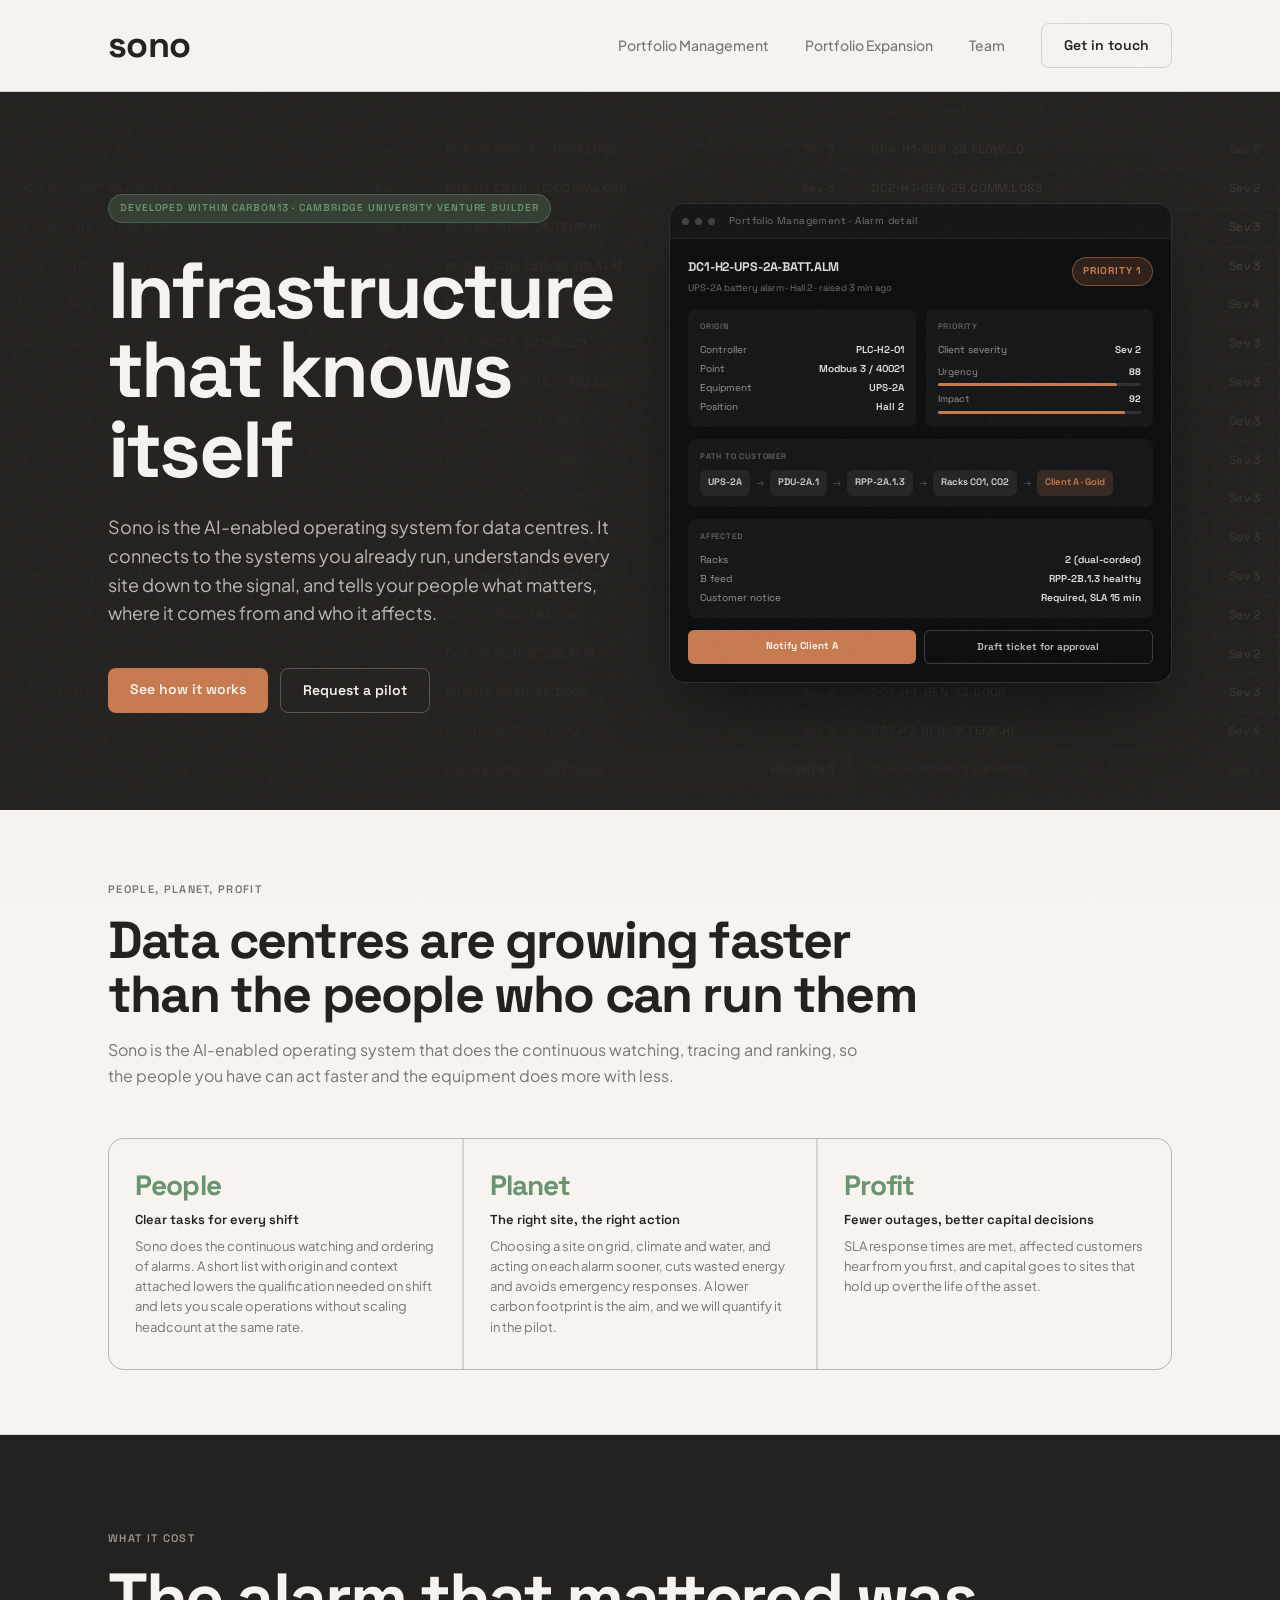
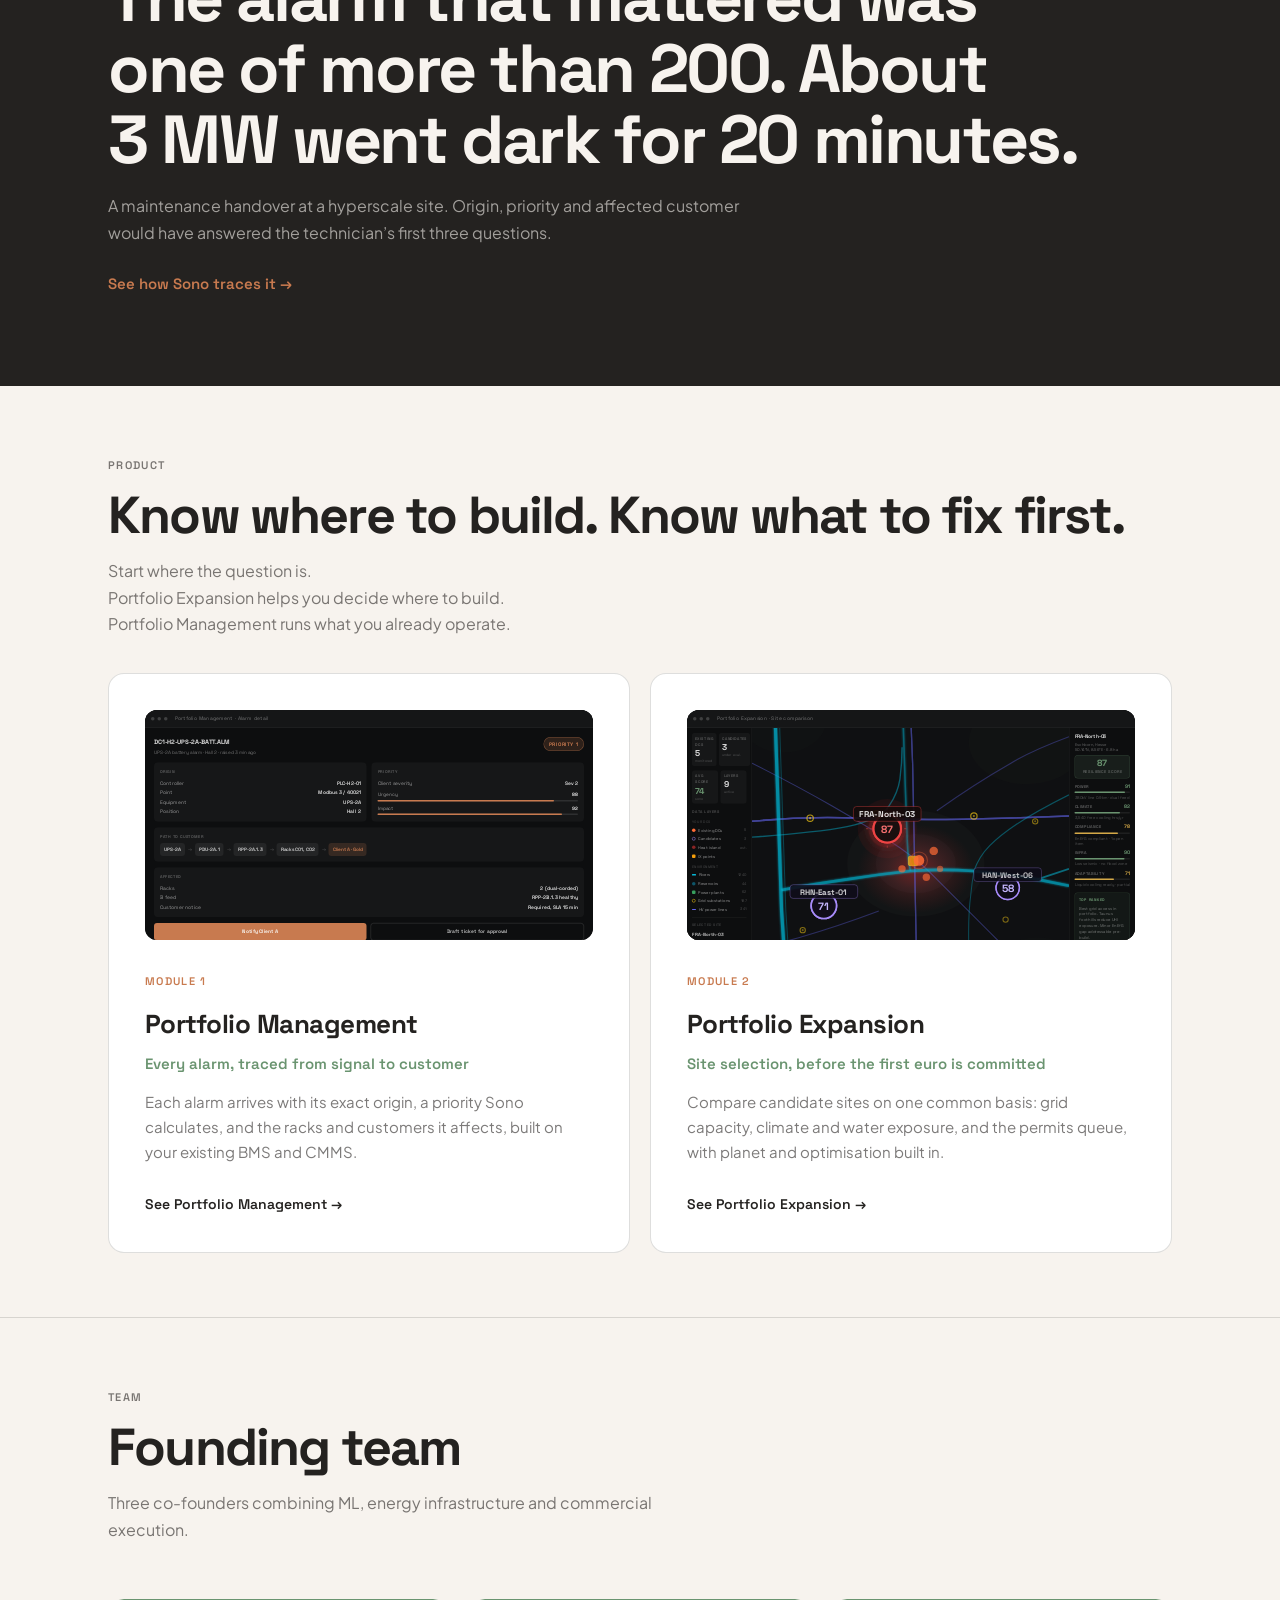
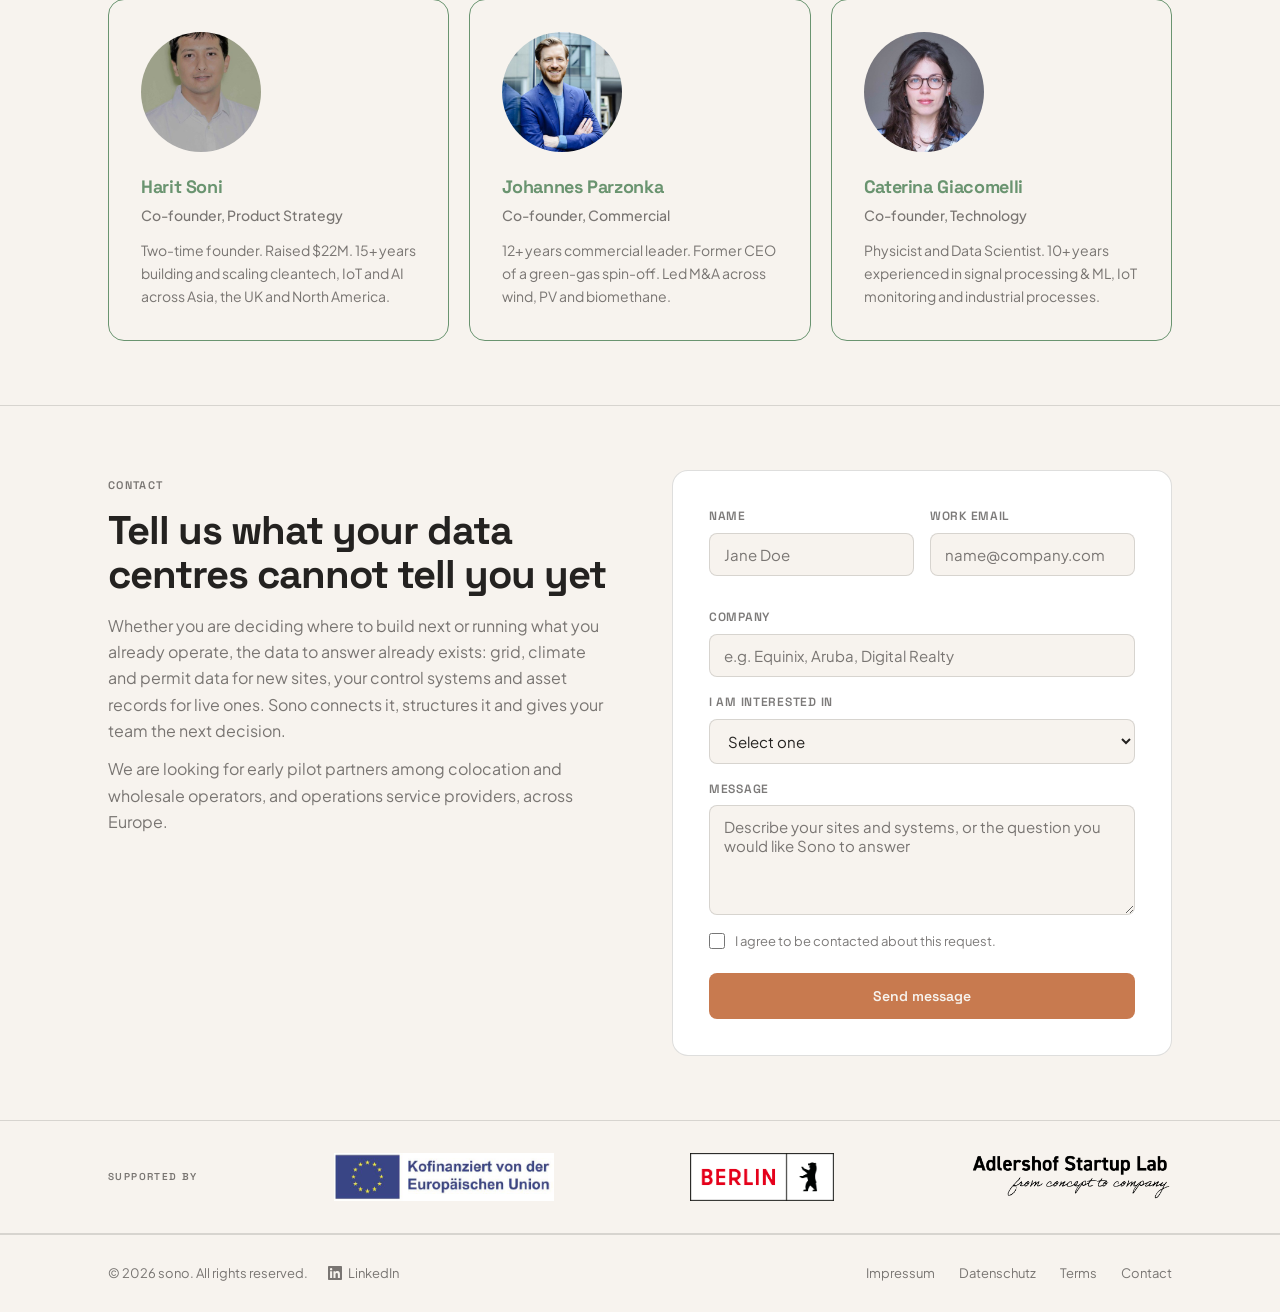
<file: index.html>
<!DOCTYPE html>
<html lang="en">
<head>
  <meta charset="utf-8" />
  <meta name="viewport" content="width=device-width, initial-scale=1" />
  <title>sono · Infrastructure that knows itself.</title>
  <meta name="description" content="Sono is the AI-enabled operating system for data centres: site selection before you build, and every alarm traced from signal to customer once you operate." />
  <meta property="og:title" content="sono · Infrastructure that knows itself.">
  <meta property="og:description" content="Sono is the AI-enabled operating system for data centres: site selection before you build, and every alarm traced from signal to customer once you operate.">
  <meta property="og:type" content="website">
  <meta property="og:url" content="https://sono.so">
  <meta property="og:image" content="https://sono.so/og-image.png">
  <meta property="og:image:width" content="1200">
  <meta property="og:image:height" content="630">
  <meta property="og:site_name" content="sono">
  <meta name="twitter:card" content="summary_large_image">
  <meta name="twitter:title" content="sono · Infrastructure that knows itself.">
  <meta name="twitter:description" content="Sono is the AI-enabled operating system for data centres: site selection before you build, and every alarm traced from signal to customer once you operate.">
  <meta name="twitter:image" content="https://sono.so/og-image.png">
  <link rel="canonical" href="https://sono.so">
  <link rel="icon" type="image/svg+xml" href="favicon.svg">
  <link rel="preconnect" href="https://fonts.googleapis.com">
  <link rel="preconnect" href="https://fonts.gstatic.com" crossorigin>
  <link href="https://fonts.googleapis.com/css2?family=Space+Grotesk:wght@600;700&family=Plus+Jakarta+Sans:wght@400;500&display=swap" rel="stylesheet">
  <link rel="stylesheet" href="site.css">

  <!-- Cloudflare Web Analytics -->
  <script defer src='https://static.cloudflareinsights.com/beacon.min.js' data-cf-beacon='{"token": "d7f477eff0d7458fa1a06c0c83cede21"}'></script>
  <!-- End Cloudflare Web Analytics -->
</head>
<body>

  <header>
    <div class="header-inner">
      <a href="index.html" class="nav-logo">sono</a>
      <button class="nav-toggle" type="button" aria-label="Menu" aria-expanded="false" aria-controls="site-nav"><span></span><span></span><span></span></button>
      <nav id="site-nav">
        <a href="portfolio-management.html">Portfolio Management</a>
        <a href="portfolio-expansion.html">Portfolio Expansion</a>
        <a href="index.html#team">Team</a>
        <a href="index.html#contact" class="btn-secondary">Get in touch</a>
      </nav>
    </div>
  </header>

  <section id="hero">
    <div class="alarm-wall" aria-hidden="true"><div class="aw-col c0"><div class="aw-track"><div class="aw-row"><b>DC2-H4-UPS-1C.FAULT</b><span>Sev 2</span></div><div class="aw-row"><b>DC1-H2-UPS-1B.BYPASS</b><span>Sev 2</span></div><div class="aw-row"><b>DC2-H1-PUMP-4A.SOC.LO</b><span>Sev 3</span></div><div class="aw-row"><b>DC2-H1-FIRE-4A.LOAD.HI</b><span>Sev 3</span></div><div class="aw-row"><b>DC2-H3-RPP-2C.FAULT</b><span>Sev 3</span></div><div class="aw-row"><b>DC2-H1-FIRE-2B.FAULT</b><span>Sev 2</span></div><div class="aw-row"><b>DC1-H2-BATT-4B.DOOR</b><span>Sev 3</span></div><div class="aw-row"><b>DC3-H3-CHILLER-2C.LOAD.HI</b><span>Sev 4</span></div><div class="aw-row"><b>DC3-H4-ATS-4B.SOC.LO</b><span>Sev 3</span></div><div class="aw-row"><b>DC1-H4-CRAH-3A.DOOR</b><span>Sev 3</span></div><div class="aw-row"><b>DC1-H1-PUMP-3B.LEAK</b><span>Sev 4</span></div><div class="aw-row"><b>DC4-H1-PDU-3B.FAULT</b><span>Sev 4</span></div><div class="aw-row"><b>DC3-H4-GEN-4C.LEAK</b><span>Sev 3</span></div><div class="aw-row"><b>DC4-H3-CRAH-1B.TEMP.HI</b><span>Sev 3</span></div><div class="aw-row"><b>DC3-H2-CHILLER-4B.DOOR</b><span>Sev 3</span></div><div class="aw-row"><b>DC2-H4-RPP-3A.BYPASS</b><span>Sev 3</span></div><div class="aw-row"><b>DC4-H3-RPP-2A.FAULT</b><span>Sev 2</span></div><div class="aw-row"><b>DC2-H2-CHILLER-1B.SOC.LO</b><span>Sev 3</span></div><div class="aw-row"><b>DC3-H3-UPS-2B.FLOW.LO</b><span>Sev 3</span></div><div class="aw-row"><b>DC3-H2-PUMP-1B.FLOW.LO</b><span>Sev 2</span></div><div class="aw-row"><b>DC4-H4-RPP-1B.BYPASS</b><span>Sev 4</span></div><div class="aw-row"><b>DC2-H1-CHILLER-4A.FAULT</b><span>Sev 3</span></div><div class="aw-row"><b>DC1-H1-UPS-2C.FAULT</b><span>Sev 2</span></div><div class="aw-row"><b>DC1-H1-CHILLER-4A.VIB.ALM</b><span>Sev 2</span></div><div class="aw-row"><b>DC3-H4-PDU-1B.DOOR</b><span>Sev 2</span></div><div class="aw-row"><b>DC4-H3-PDU-2A.LEAK</b><span>Sev 4</span></div><div class="aw-row"><b>DC4-H2-PUMP-1A.FLOW.LO</b><span>Sev 2</span></div><div class="aw-row"><b>DC2-H1-PUMP-3C.FAULT</b><span>Sev 2</span></div><div class="aw-row"><b>DC3-H2-ATS-2C.FLOW.LO</b><span>Sev 2</span></div><div class="aw-row"><b>DC2-H2-CHILLER-4C.LOAD.HI</b><span>Sev 2</span></div><div class="aw-row"><b>DC4-H3-UPS-1B.DOOR</b><span>Sev 3</span></div><div class="aw-row"><b>DC2-H3-BATT-3B.FAULT</b><span>Sev 2</span></div><div class="aw-row"><b>DC1-H2-BATT-2B.LOAD.HI</b><span>Sev 3</span></div><div class="aw-row"><b>DC1-H4-ATS-1C.FAULT</b><span>Sev 4</span></div><div class="aw-row"><b>DC2-H4-UPS-1C.FAULT</b><span>Sev 2</span></div><div class="aw-row"><b>DC1-H2-UPS-1B.BYPASS</b><span>Sev 2</span></div><div class="aw-row"><b>DC2-H1-PUMP-4A.SOC.LO</b><span>Sev 3</span></div><div class="aw-row"><b>DC2-H1-FIRE-4A.LOAD.HI</b><span>Sev 3</span></div><div class="aw-row"><b>DC2-H3-RPP-2C.FAULT</b><span>Sev 3</span></div><div class="aw-row"><b>DC2-H1-FIRE-2B.FAULT</b><span>Sev 2</span></div><div class="aw-row"><b>DC1-H2-BATT-4B.DOOR</b><span>Sev 3</span></div><div class="aw-row"><b>DC3-H3-CHILLER-2C.LOAD.HI</b><span>Sev 4</span></div><div class="aw-row"><b>DC3-H4-ATS-4B.SOC.LO</b><span>Sev 3</span></div><div class="aw-row"><b>DC1-H4-CRAH-3A.DOOR</b><span>Sev 3</span></div><div class="aw-row"><b>DC1-H1-PUMP-3B.LEAK</b><span>Sev 4</span></div><div class="aw-row"><b>DC4-H1-PDU-3B.FAULT</b><span>Sev 4</span></div><div class="aw-row"><b>DC3-H4-GEN-4C.LEAK</b><span>Sev 3</span></div><div class="aw-row"><b>DC4-H3-CRAH-1B.TEMP.HI</b><span>Sev 3</span></div><div class="aw-row"><b>DC3-H2-CHILLER-4B.DOOR</b><span>Sev 3</span></div><div class="aw-row"><b>DC2-H4-RPP-3A.BYPASS</b><span>Sev 3</span></div><div class="aw-row"><b>DC4-H3-RPP-2A.FAULT</b><span>Sev 2</span></div><div class="aw-row"><b>DC2-H2-CHILLER-1B.SOC.LO</b><span>Sev 3</span></div><div class="aw-row"><b>DC3-H3-UPS-2B.FLOW.LO</b><span>Sev 3</span></div><div class="aw-row"><b>DC3-H2-PUMP-1B.FLOW.LO</b><span>Sev 2</span></div><div class="aw-row"><b>DC4-H4-RPP-1B.BYPASS</b><span>Sev 4</span></div><div class="aw-row"><b>DC2-H1-CHILLER-4A.FAULT</b><span>Sev 3</span></div><div class="aw-row"><b>DC1-H1-UPS-2C.FAULT</b><span>Sev 2</span></div><div class="aw-row"><b>DC1-H1-CHILLER-4A.VIB.ALM</b><span>Sev 2</span></div><div class="aw-row"><b>DC3-H4-PDU-1B.DOOR</b><span>Sev 2</span></div><div class="aw-row"><b>DC4-H3-PDU-2A.LEAK</b><span>Sev 4</span></div><div class="aw-row"><b>DC4-H2-PUMP-1A.FLOW.LO</b><span>Sev 2</span></div><div class="aw-row"><b>DC2-H1-PUMP-3C.FAULT</b><span>Sev 2</span></div><div class="aw-row"><b>DC3-H2-ATS-2C.FLOW.LO</b><span>Sev 2</span></div><div class="aw-row"><b>DC2-H2-CHILLER-4C.LOAD.HI</b><span>Sev 2</span></div><div class="aw-row"><b>DC4-H3-UPS-1B.DOOR</b><span>Sev 3</span></div><div class="aw-row"><b>DC2-H3-BATT-3B.FAULT</b><span>Sev 2</span></div><div class="aw-row"><b>DC1-H2-BATT-2B.LOAD.HI</b><span>Sev 3</span></div><div class="aw-row"><b>DC1-H4-ATS-1C.FAULT</b><span>Sev 4</span></div></div></div><div class="aw-col c1"><div class="aw-track"><div class="aw-row"><b>DC2-H4-CRAH-4C.LEAK</b><span>Sev 4</span></div><div class="aw-row"><b>DC4-H4-RPP-1C.COMM.LOSS</b><span>Sev 3</span></div><div class="aw-row"><b>DC2-H1-CRAH-4C.COMM.LOSS</b><span>Sev 3</span></div><div class="aw-row"><b>DC3-H2-PUMP-2A.TEMP.HI</b><span>Sev 4</span></div><div class="aw-row"><b>DC2-H4-CHILLER-2A.VIB.ALM</b><span>Sev 3</span></div><div class="aw-row"><b>DC3-H2-FIRE-3B.FLOW.LO</b><span>Sev 3</span></div><div class="aw-row"><b>DC2-H1-ATS-4C.SOC.LO</b><span>Sev 4</span></div><div class="aw-row"><b>DC2-H2-PUMP-1B.COMM.LOSS</b><span>Sev 4</span></div><div class="aw-row"><b>DC2-H2-CRAH-4C.FAULT</b><span>Sev 3</span></div><div class="aw-row"><b>DC3-H4-PDU-1A.LOAD.HI</b><span>Sev 3</span></div><div class="aw-row"><b>DC1-H1-PUMP-4C.TEMP.HI</b><span>Sev 2</span></div><div class="aw-row"><b>DC4-H3-FIRE-2C.VIB.ALM</b><span>Sev 3</span></div><div class="aw-row"><b>DC4-H2-PUMP-3C.LOAD.HI</b><span>Sev 4</span></div><div class="aw-row"><b>DC2-H4-PDU-4B.LEAK</b><span>Sev 4</span></div><div class="aw-row"><b>DC2-H4-PDU-2C.VIB.ALM</b><span>Sev 3</span></div><div class="aw-row"><b>DC2-H3-CRAH-3A.DOOR</b><span>Sev 3</span></div><div class="aw-row"><b>DC1-H4-BATT-2C.LOAD.HI</b><span>Sev 3</span></div><div class="aw-row hot"><b>DC1-H2-UPS-2A-BATT.ALM</b><span>PRIORITY 1</span></div><div class="aw-row"><b>DC4-H4-ATS-4A.LEAK</b><span>Sev 3</span></div><div class="aw-row"><b>DC1-H3-UPS-3C.DOOR</b><span>Sev 2</span></div><div class="aw-row"><b>DC1-H4-ATS-3C.FAULT</b><span>Sev 4</span></div><div class="aw-row"><b>DC2-H1-PDU-3B.TEMP.HI</b><span>Sev 3</span></div><div class="aw-row"><b>DC3-H2-RPP-3B.COMM.LOSS</b><span>Sev 3</span></div><div class="aw-row"><b>DC3-H1-GEN-1C.COMM.LOSS</b><span>Sev 4</span></div><div class="aw-row"><b>DC1-H3-UPS-1B.FAULT</b><span>Sev 4</span></div><div class="aw-row"><b>DC1-H3-PDU-4A.LEAK</b><span>Sev 3</span></div><div class="aw-row"><b>DC3-H2-UPS-2A.COMM.LOSS</b><span>Sev 4</span></div><div class="aw-row"><b>DC1-H2-CHILLER-3C.VIB.ALM</b><span>Sev 2</span></div><div class="aw-row"><b>DC3-H4-PUMP-2B.LEAK</b><span>Sev 3</span></div><div class="aw-row"><b>DC3-H1-UPS-1C.FLOW.LO</b><span>Sev 3</span></div><div class="aw-row"><b>DC4-H2-BATT-1C.BYPASS</b><span>Sev 3</span></div><div class="aw-row"><b>DC4-H3-CHILLER-2B.LOAD.HI</b><span>Sev 4</span></div><div class="aw-row"><b>DC4-H3-UPS-2A.FAULT</b><span>Sev 3</span></div><div class="aw-row"><b>DC4-H2-UPS-1C.BYPASS</b><span>Sev 2</span></div><div class="aw-row"><b>DC2-H4-CRAH-4C.LEAK</b><span>Sev 4</span></div><div class="aw-row"><b>DC4-H4-RPP-1C.COMM.LOSS</b><span>Sev 3</span></div><div class="aw-row"><b>DC2-H1-CRAH-4C.COMM.LOSS</b><span>Sev 3</span></div><div class="aw-row"><b>DC3-H2-PUMP-2A.TEMP.HI</b><span>Sev 4</span></div><div class="aw-row"><b>DC2-H4-CHILLER-2A.VIB.ALM</b><span>Sev 3</span></div><div class="aw-row"><b>DC3-H2-FIRE-3B.FLOW.LO</b><span>Sev 3</span></div><div class="aw-row"><b>DC2-H1-ATS-4C.SOC.LO</b><span>Sev 4</span></div><div class="aw-row"><b>DC2-H2-PUMP-1B.COMM.LOSS</b><span>Sev 4</span></div><div class="aw-row"><b>DC2-H2-CRAH-4C.FAULT</b><span>Sev 3</span></div><div class="aw-row"><b>DC3-H4-PDU-1A.LOAD.HI</b><span>Sev 3</span></div><div class="aw-row"><b>DC1-H1-PUMP-4C.TEMP.HI</b><span>Sev 2</span></div><div class="aw-row"><b>DC4-H3-FIRE-2C.VIB.ALM</b><span>Sev 3</span></div><div class="aw-row"><b>DC4-H2-PUMP-3C.LOAD.HI</b><span>Sev 4</span></div><div class="aw-row"><b>DC2-H4-PDU-4B.LEAK</b><span>Sev 4</span></div><div class="aw-row"><b>DC2-H4-PDU-2C.VIB.ALM</b><span>Sev 3</span></div><div class="aw-row"><b>DC2-H3-CRAH-3A.DOOR</b><span>Sev 3</span></div><div class="aw-row"><b>DC1-H4-BATT-2C.LOAD.HI</b><span>Sev 3</span></div><div class="aw-row hot"><b>DC1-H2-UPS-2A-BATT.ALM</b><span>PRIORITY 1</span></div><div class="aw-row"><b>DC4-H4-ATS-4A.LEAK</b><span>Sev 3</span></div><div class="aw-row"><b>DC1-H3-UPS-3C.DOOR</b><span>Sev 2</span></div><div class="aw-row"><b>DC1-H4-ATS-3C.FAULT</b><span>Sev 4</span></div><div class="aw-row"><b>DC2-H1-PDU-3B.TEMP.HI</b><span>Sev 3</span></div><div class="aw-row"><b>DC3-H2-RPP-3B.COMM.LOSS</b><span>Sev 3</span></div><div class="aw-row"><b>DC3-H1-GEN-1C.COMM.LOSS</b><span>Sev 4</span></div><div class="aw-row"><b>DC1-H3-UPS-1B.FAULT</b><span>Sev 4</span></div><div class="aw-row"><b>DC1-H3-PDU-4A.LEAK</b><span>Sev 3</span></div><div class="aw-row"><b>DC3-H2-UPS-2A.COMM.LOSS</b><span>Sev 4</span></div><div class="aw-row"><b>DC1-H2-CHILLER-3C.VIB.ALM</b><span>Sev 2</span></div><div class="aw-row"><b>DC3-H4-PUMP-2B.LEAK</b><span>Sev 3</span></div><div class="aw-row"><b>DC3-H1-UPS-1C.FLOW.LO</b><span>Sev 3</span></div><div class="aw-row"><b>DC4-H2-BATT-1C.BYPASS</b><span>Sev 3</span></div><div class="aw-row"><b>DC4-H3-CHILLER-2B.LOAD.HI</b><span>Sev 4</span></div><div class="aw-row"><b>DC4-H3-UPS-2A.FAULT</b><span>Sev 3</span></div><div class="aw-row"><b>DC4-H2-UPS-1C.BYPASS</b><span>Sev 2</span></div></div></div><div class="aw-col c2"><div class="aw-track"><div class="aw-row"><b>DC2-H3-UPS-4A.COMM.LOSS</b><span>Sev 2</span></div><div class="aw-row"><b>DC4-H1-GEN-3B.FLOW.LO</b><span>Sev 2</span></div><div class="aw-row"><b>DC2-H1-GEN-2B.COMM.LOSS</b><span>Sev 2</span></div><div class="aw-row"><b>DC3-H4-PDU-4B.FLOW.LO</b><span>Sev 3</span></div><div class="aw-row"><b>DC2-H1-PDU-3A.COMM.LOSS</b><span>Sev 3</span></div><div class="aw-row"><b>DC1-H4-UPS-3B.LOAD.HI</b><span>Sev 4</span></div><div class="aw-row"><b>DC2-H4-ATS-4A.VIB.ALM</b><span>Sev 3</span></div><div class="aw-row"><b>DC1-H4-PUMP-2C.FLOW.LO</b><span>Sev 3</span></div><div class="aw-row"><b>DC2-H1-UPS-1A.LEAK</b><span>Sev 3</span></div><div class="aw-row"><b>DC4-H4-PUMP-1C.TEMP.HI</b><span>Sev 3</span></div><div class="aw-row"><b>DC4-H3-UPS-4A.FLOW.LO</b><span>Sev 3</span></div><div class="aw-row"><b>DC1-H4-GEN-1B.LOAD.HI</b><span>Sev 3</span></div><div class="aw-row"><b>DC2-H4-BATT-4A.DOOR</b><span>Sev 3</span></div><div class="aw-row"><b>DC1-H2-PDU-2B.VIB.ALM</b><span>Sev 2</span></div><div class="aw-row"><b>DC2-H1-BATT-1B.VIB.ALM</b><span>Sev 2</span></div><div class="aw-row"><b>DC2-H4-GEN-3B.DOOR</b><span>Sev 3</span></div><div class="aw-row"><b>DC1-H2-GEN-1B.TEMP.HI</b><span>Sev 4</span></div><div class="aw-row"><b>DC4-H1-PUMP-4B.BYPASS</b><span>Sev 2</span></div><div class="aw-row"><b>DC2-H1-FIRE-1A.FLOW.LO</b><span>Sev 3</span></div><div class="aw-row"><b>DC3-H2-FIRE-3A.LEAK</b><span>Sev 2</span></div><div class="aw-row"><b>DC4-H4-RPP-1A.TEMP.HI</b><span>Sev 3</span></div><div class="aw-row"><b>DC4-H4-GEN-2B.LEAK</b><span>Sev 4</span></div><div class="aw-row"><b>DC3-H1-ATS-1B.LEAK</b><span>Sev 4</span></div><div class="aw-row"><b>DC1-H2-UPS-3B.LEAK</b><span>Sev 4</span></div><div class="aw-row"><b>DC4-H4-FIRE-1B.BYPASS</b><span>Sev 3</span></div><div class="aw-row"><b>DC1-H3-PDU-1C.VIB.ALM</b><span>Sev 2</span></div><div class="aw-row"><b>DC2-H3-RPP-3A.LEAK</b><span>Sev 3</span></div><div class="aw-row"><b>DC1-H4-PUMP-2C.FAULT</b><span>Sev 4</span></div><div class="aw-row"><b>DC4-H4-FIRE-2C.VIB.ALM</b><span>Sev 3</span></div><div class="aw-row"><b>DC1-H2-CRAH-4B.LEAK</b><span>Sev 4</span></div><div class="aw-row"><b>DC3-H3-GEN-4C.LOAD.HI</b><span>Sev 2</span></div><div class="aw-row"><b>DC4-H4-PDU-2C.COMM.LOSS</b><span>Sev 2</span></div><div class="aw-row"><b>DC2-H4-PUMP-2B.LEAK</b><span>Sev 3</span></div><div class="aw-row"><b>DC4-H2-PUMP-2A.FAULT</b><span>Sev 4</span></div><div class="aw-row"><b>DC2-H3-UPS-4A.COMM.LOSS</b><span>Sev 2</span></div><div class="aw-row"><b>DC4-H1-GEN-3B.FLOW.LO</b><span>Sev 2</span></div><div class="aw-row"><b>DC2-H1-GEN-2B.COMM.LOSS</b><span>Sev 2</span></div><div class="aw-row"><b>DC3-H4-PDU-4B.FLOW.LO</b><span>Sev 3</span></div><div class="aw-row"><b>DC2-H1-PDU-3A.COMM.LOSS</b><span>Sev 3</span></div><div class="aw-row"><b>DC1-H4-UPS-3B.LOAD.HI</b><span>Sev 4</span></div><div class="aw-row"><b>DC2-H4-ATS-4A.VIB.ALM</b><span>Sev 3</span></div><div class="aw-row"><b>DC1-H4-PUMP-2C.FLOW.LO</b><span>Sev 3</span></div><div class="aw-row"><b>DC2-H1-UPS-1A.LEAK</b><span>Sev 3</span></div><div class="aw-row"><b>DC4-H4-PUMP-1C.TEMP.HI</b><span>Sev 3</span></div><div class="aw-row"><b>DC4-H3-UPS-4A.FLOW.LO</b><span>Sev 3</span></div><div class="aw-row"><b>DC1-H4-GEN-1B.LOAD.HI</b><span>Sev 3</span></div><div class="aw-row"><b>DC2-H4-BATT-4A.DOOR</b><span>Sev 3</span></div><div class="aw-row"><b>DC1-H2-PDU-2B.VIB.ALM</b><span>Sev 2</span></div><div class="aw-row"><b>DC2-H1-BATT-1B.VIB.ALM</b><span>Sev 2</span></div><div class="aw-row"><b>DC2-H4-GEN-3B.DOOR</b><span>Sev 3</span></div><div class="aw-row"><b>DC1-H2-GEN-1B.TEMP.HI</b><span>Sev 4</span></div><div class="aw-row"><b>DC4-H1-PUMP-4B.BYPASS</b><span>Sev 2</span></div><div class="aw-row"><b>DC2-H1-FIRE-1A.FLOW.LO</b><span>Sev 3</span></div><div class="aw-row"><b>DC3-H2-FIRE-3A.LEAK</b><span>Sev 2</span></div><div class="aw-row"><b>DC4-H4-RPP-1A.TEMP.HI</b><span>Sev 3</span></div><div class="aw-row"><b>DC4-H4-GEN-2B.LEAK</b><span>Sev 4</span></div><div class="aw-row"><b>DC3-H1-ATS-1B.LEAK</b><span>Sev 4</span></div><div class="aw-row"><b>DC1-H2-UPS-3B.LEAK</b><span>Sev 4</span></div><div class="aw-row"><b>DC4-H4-FIRE-1B.BYPASS</b><span>Sev 3</span></div><div class="aw-row"><b>DC1-H3-PDU-1C.VIB.ALM</b><span>Sev 2</span></div><div class="aw-row"><b>DC2-H3-RPP-3A.LEAK</b><span>Sev 3</span></div><div class="aw-row"><b>DC1-H4-PUMP-2C.FAULT</b><span>Sev 4</span></div><div class="aw-row"><b>DC4-H4-FIRE-2C.VIB.ALM</b><span>Sev 3</span></div><div class="aw-row"><b>DC1-H2-CRAH-4B.LEAK</b><span>Sev 4</span></div><div class="aw-row"><b>DC3-H3-GEN-4C.LOAD.HI</b><span>Sev 2</span></div><div class="aw-row"><b>DC4-H4-PDU-2C.COMM.LOSS</b><span>Sev 2</span></div><div class="aw-row"><b>DC2-H4-PUMP-2B.LEAK</b><span>Sev 3</span></div><div class="aw-row"><b>DC4-H2-PUMP-2A.FAULT</b><span>Sev 4</span></div></div></div></div>
    <div class="hero-vignette"></div>
    <div class="hero-inner container">
      <div class="hero-grid">
        <div>
          <div class="hero-eyebrow">Developed within Carbon13 &middot; Cambridge University Venture Builder</div>
          <h1>Infrastructure that knows itself</h1>
          <p class="hero-sub">Sono is the AI-enabled operating system for data centres. It connects to the systems you already run, understands every site down to the signal, and tells your people what matters, where it comes from and who it affects.</p>
          <div class="hero-actions">
            <a href="#modules" class="btn-primary">See how it works</a>
            <a href="#contact" class="btn-secondary" style="color:var(--paper); border-color:rgba(247,243,238,0.25);">Request a pilot</a>
          </div>
        </div>
        <div class="hero-shots" aria-hidden="true"><div class="shot a"><div class="shot-bar"><i></i><i></i><i></i><span>Portfolio Management &middot; Alarm detail</span></div>
<div class="alarm-ui">
  <div class="au-top"><div><div class="au-id">DC1-H2-UPS-2A-BATT.ALM</div><div class="au-sub">UPS-2A battery alarm &middot; Hall 2 &middot; raised 3 min ago</div></div><div class="au-badge">PRIORITY 1</div></div>
  <div class="au-grid">
    <div class="au-box"><div class="au-h">Origin</div>
      <div class="au-row"><span>Controller</span><b>PLC-H2-01</b></div>
      <div class="au-row"><span>Point</span><b>Modbus 3 / 40021</b></div>
      <div class="au-row"><span>Equipment</span><b>UPS-2A</b></div>
      <div class="au-row"><span>Position</span><b>Hall 2</b></div></div>
    <div class="au-box"><div class="au-h">Priority</div>
      <div class="au-row"><span>Client severity</span><b>Sev 2</b></div><div class="au-bar"><div class="au-bar-top"><span>Urgency</span><b>88</b></div><div class="au-track"><div class="au-fill hot" style="width:88%"></div></div></div><div class="au-bar"><div class="au-bar-top"><span>Impact</span><b>92</b></div><div class="au-track"><div class="au-fill hot" style="width:92%"></div></div></div></div>
  </div>
  <div class="au-box"><div class="au-h">Path to customer</div>
    <div class="au-path"><span class="au-node">UPS-2A</span><span class="au-arrow">&rarr;</span><span class="au-node">PDU-2A.1</span><span class="au-arrow">&rarr;</span><span class="au-node">RPP-2A.1.3</span><span class="au-arrow">&rarr;</span><span class="au-node">Racks C01, C02</span><span class="au-arrow">&rarr;</span><span class="au-node end">Client A &middot; Gold</span></div></div>
  <div class="au-box"><div class="au-h">Affected</div>
      <div class="au-row"><span>Racks</span><b>2 (dual-corded)</b></div>
      <div class="au-row"><span>B feed</span><b>RPP-2B.1.3 healthy</b></div>
      <div class="au-row"><span>Customer notice</span><b>Required, SLA 15 min</b></div></div>
  <div class="au-actions"><div class="au-btn">Notify Client A</div><div class="au-btn ghost">Draft ticket for approval</div></div>
</div></div><div class="shot b"><div class="shot-bar"><i></i><i></i><i></i><span>Portfolio Expansion &middot; Site comparison</span></div><div class="shot-map"><div class="phase-right" style="display:flex; flex-direction:column; flex:1; min-height:0; border-top:none;">
            <div style="flex:1; display:flex; min-height:0;">

              <!-- Left sidebar: layers + stats -->
              <div style="width:130px; flex-shrink:0; background:#0d0e0f; border-right:1px solid rgba(255,255,255,0.07); display:flex; flex-direction:column; padding:10px; font-family:'Space Grotesk',sans-serif; overflow:hidden;">
                <div style="display:grid; grid-template-columns:1fr 1fr; gap:5px; margin-bottom:9px;">
                  <div style="background:rgba(255,255,255,0.04); border-radius:5px; padding:5px 6px;">
                    <div style="font-size:7.5px; font-weight:600; letter-spacing:0.08em; text-transform:uppercase; color:rgba(255,255,255,0.3); margin-bottom:2px;">Existing DCs</div>
                    <div style="font-size:17px; font-weight:700; color:rgba(255,255,255,0.85); letter-spacing:-0.03em; line-height:1;">5</div>
                    <div style="font-size:7px; color:rgba(255,255,255,0.25); margin-top:1px;">monitored</div>
                  </div>
                  <div style="background:rgba(255,255,255,0.04); border-radius:5px; padding:5px 6px;">
                    <div style="font-size:7.5px; font-weight:600; letter-spacing:0.08em; text-transform:uppercase; color:rgba(255,255,255,0.3); margin-bottom:2px;">Candidates</div>
                    <div style="font-size:17px; font-weight:700; color:rgba(255,255,255,0.85); letter-spacing:-0.03em; line-height:1;">3</div>
                    <div style="font-size:7px; color:rgba(255,255,255,0.25); margin-top:1px;">under eval.</div>
                  </div>
                </div>
                <div style="display:grid; grid-template-columns:1fr 1fr; gap:5px; margin-bottom:11px;">
                  <div style="background:rgba(255,255,255,0.04); border-radius:5px; padding:5px 6px;">
                    <div style="font-size:7.5px; font-weight:600; letter-spacing:0.08em; text-transform:uppercase; color:rgba(255,255,255,0.3); margin-bottom:2px;">Avg score</div>
                    <div style="font-size:17px; font-weight:700; color:#6A9470; letter-spacing:-0.03em; line-height:1;">74</div>
                    <div style="font-size:7px; color:rgba(255,255,255,0.25); margin-top:1px;">sono</div>
                  </div>
                  <div style="background:rgba(255,255,255,0.04); border-radius:5px; padding:5px 6px;">
                    <div style="font-size:7.5px; font-weight:600; letter-spacing:0.08em; text-transform:uppercase; color:rgba(255,255,255,0.3); margin-bottom:2px;">Layers</div>
                    <div style="font-size:17px; font-weight:700; color:rgba(255,255,255,0.85); letter-spacing:-0.03em; line-height:1;">9</div>
                    <div style="font-size:7px; color:rgba(255,255,255,0.25); margin-top:1px;">active</div>
                  </div>
                </div>
                <div style="font-size:7.5px; font-weight:700; letter-spacing:0.1em; text-transform:uppercase; color:rgba(255,255,255,0.25); margin-bottom:7px;">Data Layers</div>
                <div style="font-size:7px; font-weight:600; letter-spacing:0.06em; text-transform:uppercase; color:rgba(255,255,255,0.18); margin-bottom:5px;">Your DCs</div>
                <div style="display:flex; flex-direction:column; gap:4px; margin-bottom:8px;">
                  <div style="display:flex; align-items:center; justify-content:space-between;">
                    <div style="display:flex; align-items:center; gap:5px;"><div style="width:7px; height:7px; border-radius:50%; background:#ff6b35; flex-shrink:0;"></div><span style="font-size:8px; color:rgba(255,255,255,0.55);">Existing DCs</span></div>
                    <span style="font-size:7.5px; color:rgba(255,255,255,0.25);">5</span>
                  </div>
                  <div style="display:flex; align-items:center; justify-content:space-between;">
                    <div style="display:flex; align-items:center; gap:5px;"><div style="width:7px; height:7px; border-radius:50%; border:1.5px solid #a78bfa; flex-shrink:0;"></div><span style="font-size:8px; color:rgba(255,255,255,0.55);">Candidates</span></div>
                    <span style="font-size:7.5px; color:rgba(255,255,255,0.25);">3</span>
                  </div>
                  <div style="display:flex; align-items:center; justify-content:space-between;">
                    <div style="display:flex; align-items:center; gap:5px;"><div style="width:7px; height:7px; border-radius:50%; background:rgba(220,50,50,0.6); flex-shrink:0;"></div><span style="font-size:8px; color:rgba(255,255,255,0.55);">Heat island</span></div>
                    <span style="font-size:7.5px; color:rgba(255,255,255,0.25);">est.</span>
                  </div>
                  <div style="display:flex; align-items:center; justify-content:space-between;">
                    <div style="display:flex; align-items:center; gap:5px;"><div style="width:7px; height:7px; border-radius:2px; background:#f59e0b; flex-shrink:0;"></div><span style="font-size:8px; color:rgba(255,255,255,0.55);">IX points</span></div>
                    <span style="font-size:7.5px; color:rgba(255,255,255,0.25);"></span>
                  </div>
                </div>
                <div style="font-size:7px; font-weight:600; letter-spacing:0.06em; text-transform:uppercase; color:rgba(255,255,255,0.18); margin-bottom:5px;">Environment</div>
                <div style="display:flex; flex-direction:column; gap:4px; margin-bottom:10px;">
                  <div style="display:flex; align-items:center; justify-content:space-between;">
                    <div style="display:flex; align-items:center; gap:5px;"><div style="width:8px; height:3px; background:#06b6d4; border-radius:1px; flex-shrink:0;"></div><span style="font-size:8px; color:rgba(255,255,255,0.55);">Rivers</span></div>
                    <span style="font-size:7.5px; color:rgba(255,255,255,0.25);">1240</span>
                  </div>
                  <div style="display:flex; align-items:center; justify-content:space-between;">
                    <div style="display:flex; align-items:center; gap:5px;"><div style="width:7px; height:7px; border-radius:50%; background:rgba(14,116,144,0.7); flex-shrink:0;"></div><span style="font-size:8px; color:rgba(255,255,255,0.55);">Reservoirs</span></div>
                    <span style="font-size:7.5px; color:rgba(255,255,255,0.25);">44</span>
                  </div>
                  <div style="display:flex; align-items:center; justify-content:space-between;">
                    <div style="display:flex; align-items:center; gap:5px;"><div style="width:7px; height:7px; border-radius:2px; background:#4ade80; opacity:0.7; flex-shrink:0;"></div><span style="font-size:8px; color:rgba(255,255,255,0.55);">Power plants</span></div>
                    <span style="font-size:7.5px; color:rgba(255,255,255,0.25);">62</span>
                  </div>
                  <div style="display:flex; align-items:center; justify-content:space-between;">
                    <div style="display:flex; align-items:center; gap:5px;"><div style="width:7px; height:7px; border-radius:50%; border:1.5px solid #facc15; flex-shrink:0;"></div><span style="font-size:8px; color:rgba(255,255,255,0.55);">Grid substations</span></div>
                    <span style="font-size:7.5px; color:rgba(255,255,255,0.25);">187</span>
                  </div>
                  <div style="display:flex; align-items:center; justify-content:space-between;">
                    <div style="display:flex; align-items:center; gap:5px;"><div style="width:8px; height:2px; background:#6366f1; flex-shrink:0; border-radius:1px;"></div><span style="font-size:8px; color:rgba(255,255,255,0.55);">HV power lines</span></div>
                    <span style="font-size:7.5px; color:rgba(255,255,255,0.25);">341</span>
                  </div>
                </div>
                <div style="border-top:1px solid rgba(255,255,255,0.07); padding-top:8px;">
                  <div style="font-size:7px; font-weight:700; letter-spacing:0.1em; text-transform:uppercase; color:rgba(255,255,255,0.2); margin-bottom:5px;">Selected site</div>
                  <div style="font-size:9px; font-weight:700; color:rgba(255,255,255,0.75); margin-bottom:2px;">FRA-North-03</div>
                </div>
              </div><!-- /left sidebar -->

              <!-- Map canvas: Frankfurt Rhine-Main region -->
              <div style="flex:1; position:relative; overflow:hidden; background:#0b0c0d;">
                <svg viewBox="0 0 300 370" xmlns="http://www.w3.org/2000/svg" style="width:100%;height:100%;display:block;" preserveAspectRatio="xMidYMid slice">
                  <defs>
                    <radialGradient id="heatGrad2" cx="50%" cy="50%" r="50%">
                      <stop offset="0%" stop-color="#dc2626" stop-opacity="0.5"/>
                      <stop offset="45%" stop-color="#ef4444" stop-opacity="0.2"/>
                      <stop offset="100%" stop-color="#dc2626" stop-opacity="0"/>
                    </radialGradient>
                    <filter id="riverGlow2" x="-20%" y="-20%" width="140%" height="140%">
                      <feGaussianBlur stdDeviation="1.2" result="blur"/>
                      <feMerge><feMergeNode in="blur"/><feMergeNode in="SourceGraphic"/></feMerge>
                    </filter>
                    <filter id="hvGlow2" x="-10%" y="-10%" width="120%" height="120%">
                      <feGaussianBlur stdDeviation="0.7" result="blur"/>
                      <feMerge><feMergeNode in="blur"/><feMergeNode in="SourceGraphic"/></feMerge>
                    </filter>
                    <filter id="siteGlow2" x="-80%" y="-80%" width="260%" height="260%">
                      <feGaussianBlur stdDeviation="5" result="blur"/>
                      <feMerge><feMergeNode in="blur"/><feMergeNode in="SourceGraphic"/></feMerge>
                    </filter>
                  </defs>

                  <!-- Base -->
                  <rect width="300" height="370" fill="#0f1012"/>

                  <!-- Terrain relief -->
                  <ellipse cx="260" cy="80" rx="55" ry="40" fill="#131415" opacity="0.7"/>
                  <ellipse cx="30" cy="60" rx="40" ry="30" fill="#131415" opacity="0.5"/>
                  <ellipse cx="270" cy="300" rx="45" ry="35" fill="#131415" opacity="0.5"/>

                  <!-- Frankfurt urban mass -->
                  <ellipse cx="155" cy="195" rx="65" ry="50" fill="#151617" opacity="0.9"/>
                  <ellipse cx="155" cy="195" rx="38" ry="28" fill="#191a1c" opacity="0.9"/>

                  <!-- Heat island: Frankfurt -->
                  <ellipse cx="155" cy="200" rx="55" ry="42" fill="url(#heatGrad2)" opacity="0.85"/>

                  <!-- HV power lines (indigo) -->
                  <!-- Main east-west 380kV -->
                  <path d="M0,155 Q50,150 100,152 Q150,154 200,153 Q250,152 300,150" stroke="#6366f1" stroke-width="1.5" fill="none" opacity="0.6" filter="url(#hvGlow2)"/>
                  <!-- North-south trunk -->
                  <path d="M148,0 Q150,50 152,100 Q153,150 154,200 Q155,250 156,300 Q157,335 158,370" stroke="#6366f1" stroke-width="1.2" fill="none" opacity="0.5" filter="url(#hvGlow2)"/>
                  <!-- NW diagonal -->
                  <path d="M0,100 Q40,120 75,140 Q110,160 140,180 Q160,194 175,210 Q200,235 225,260 Q255,290 280,315 Q290,328 300,340" stroke="#6366f1" stroke-width="1" fill="none" opacity="0.4"/>
                  <!-- NE branch -->
                  <path d="M175,145 Q210,120 245,100 Q265,88 300,75" stroke="#6366f1" stroke-width="1" fill="none" opacity="0.35"/>
                  <!-- SW branch -->
                  <path d="M120,240 Q80,255 45,265 Q20,272 0,275" stroke="#6366f1" stroke-width="1" fill="none" opacity="0.35"/>

                  <!-- Rivers: Rhine, Main, Lahn, Nidda -->
                  <!-- Rhine (far left, north-south, wide) -->
                  <path d="M18,0 Q20,30 22,60 Q23,90 24,120 Q25,150 26,180 Q27,210 28,240 Q30,270 32,300 Q34,330 36,370" stroke="#06b6d4" stroke-width="3" fill="none" opacity="0.75" filter="url(#riverGlow2)"/>
                  <!-- Rhine shimmer -->
                  <path d="M22,0 Q24,30 26,60 Q27,90 28,120 Q29,150 30,180 Q31,210 32,240 Q34,270 36,300 Q38,330 40,370" stroke="#06b6d4" stroke-width="1" fill="none" opacity="0.3"/>
                  <!-- Main river (west-east, major) -->
                  <path d="M28,220 Q55,215 90,210 Q120,205 150,202 Q180,200 210,202 Q240,205 270,210 Q285,213 300,216" stroke="#06b6d4" stroke-width="2.5" fill="none" opacity="0.7" filter="url(#riverGlow2)"/>
                  <!-- Main upstream (bends north then east, Hanau direction) -->
                  <path d="M270,210 Q285,205 300,200" stroke="#06b6d4" stroke-width="1.8" fill="none" opacity="0.55"/>
                  <!-- Nidda (tributary from north into Main at Frankfurt) -->
                  <path d="M140,0 Q142,30 143,60 Q144,90 145,120 Q146,150 147,175 Q148,195 150,202" stroke="#06b6d4" stroke-width="1.4" fill="none" opacity="0.5" filter="url(#riverGlow2)"/>
                  <!-- Lahn (northwest, joins Rhine) -->
                  <path d="M0,170 Q30,168 55,165 Q75,163 90,160 Q105,157 115,152 Q125,148 130,140 Q138,128 140,115 Q142,100 142,85" stroke="#06b6d4" stroke-width="1.3" fill="none" opacity="0.45"/>
                  <!-- Kinzig (east of Frankfurt) -->
                  <path d="M300,130 Q270,145 250,158 Q235,168 225,178 Q215,188 210,202" stroke="#06b6d4" stroke-width="1.1" fill="none" opacity="0.4"/>
                  <!-- Gersprenz (south) -->
                  <path d="M210,370 Q208,340 206,310 Q205,285 205,260 Q205,240 207,225 Q208,214 210,202" stroke="#06b6d4" stroke-width="1" fill="none" opacity="0.35"/>

                  <!-- Grid substations (yellow) -->
                  <circle cx="55" cy="152" r="3" fill="none" stroke="#facc15" stroke-width="1.1" opacity="0.7"/>
                  <circle cx="55" cy="152" r="1" fill="#facc15" opacity="0.6"/>
                  <circle cx="118" cy="148" r="3" fill="none" stroke="#facc15" stroke-width="1.1" opacity="0.65"/>
                  <circle cx="118" cy="148" r="1" fill="#facc15" opacity="0.55"/>
                  <circle cx="210" cy="150" r="3" fill="none" stroke="#facc15" stroke-width="1.1" opacity="0.65"/>
                  <circle cx="210" cy="150" r="1" fill="#facc15" opacity="0.55"/>
                  <circle cx="268" cy="155" r="2.5" fill="none" stroke="#facc15" stroke-width="1" opacity="0.5"/>
                  <circle cx="268" cy="155" r="1" fill="#facc15" opacity="0.4"/>
                  <circle cx="48" cy="258" r="2.5" fill="none" stroke="#facc15" stroke-width="1" opacity="0.5"/>
                  <circle cx="48" cy="258" r="1" fill="#facc15" opacity="0.4"/>
                  <circle cx="240" cy="248" r="2.5" fill="none" stroke="#facc15" stroke-width="1" opacity="0.45"/>

                  <!-- Internet exchange: Frankfurt DE-CIX (largest in world) -->
                  <rect x="148" y="188" width="9" height="9" rx="1.5" fill="#f59e0b" opacity="0.8"/>
                  <rect x="148" y="188" width="9" height="9" rx="1.5" fill="none" stroke="#fbbf24" stroke-width="0.8" opacity="0.65"/>

                  <!-- Existing DCs (orange) -->
                  <circle cx="158" cy="192" r="5" fill="#ff6b35" opacity="0.85"/>
                  <circle cx="158" cy="192" r="8" fill="none" stroke="#ff6b35" stroke-width="1" opacity="0.35"/>
                  <circle cx="172" cy="183" r="4" fill="#ff6b35" opacity="0.7"/>
                  <circle cx="165" cy="208" r="3.5" fill="#ff6b35" opacity="0.65"/>
                  <circle cx="142" cy="200" r="3.5" fill="#ff6b35" opacity="0.65"/>
                  <circle cx="178" cy="200" r="3" fill="#ff6b35" opacity="0.55"/>

                  <!-- CANDIDATE SITE PINS -->

                  <!-- FRA-North-03: selected, score 87, Eschborn/Taunus foothills -->
                  <circle cx="128" cy="162" r="28" fill="rgba(220,38,38,0.07)"/>
                  <circle cx="128" cy="162" r="18" fill="rgba(220,38,38,0.11)"/>
                  <line x1="128" y1="142" x2="128" y2="182" stroke="#ef4444" stroke-width="0.9" opacity="0.55" stroke-dasharray="2 2"/>
                  <line x1="108" y1="162" x2="148" y2="162" stroke="#ef4444" stroke-width="0.9" opacity="0.55" stroke-dasharray="2 2"/>
                  <circle cx="128" cy="162" r="13" fill="#1a0f0f" stroke="#ef4444" stroke-width="2" filter="url(#siteGlow2)"/>
                  <circle cx="128" cy="162" r="13" fill="#1a0f0f" stroke="#ef4444" stroke-width="2"/>
                  <text x="128" y="166" text-anchor="middle" font-family="Space Grotesk,sans-serif" font-weight="700" font-size="10" fill="#f87171">87</text>
                  <rect x="96" y="141" width="64" height="14" rx="3" fill="rgba(20,10,10,0.9)" stroke="rgba(239,68,68,0.4)" stroke-width="0.8"/>
                  <text x="128" y="151" text-anchor="middle" font-family="Space Grotesk,sans-serif" font-weight="700" font-size="8" fill="rgba(255,255,255,0.88)">FRA-North-03</text>

                  <!-- RHN-East-01: score 71, Rüsselsheim / Rhine corridor -->
                  <circle cx="68" cy="235" r="12" fill="rgba(139,92,246,0.1)" stroke="#a78bfa" stroke-width="1.6"/>
                  <circle cx="68" cy="235" r="12" fill="#100d1a" stroke="#a78bfa" stroke-width="1.6"/>
                  <text x="68" y="239" text-anchor="middle" font-family="Space Grotesk,sans-serif" font-weight="700" font-size="10" fill="#c4b5fd">71</text>
                  <rect x="36" y="215" width="64" height="13" rx="3" fill="rgba(16,13,26,0.9)" stroke="rgba(167,139,250,0.35)" stroke-width="0.8"/>
                  <text x="68" y="225" text-anchor="middle" font-family="Space Grotesk,sans-serif" font-weight="700" font-size="7.5" fill="rgba(255,255,255,0.8)">RHN-East-01</text>

                  <!-- HAN-West-06: score 58, south of Hanau -->
                  <circle cx="242" cy="218" r="11" fill="rgba(139,92,246,0.08)" stroke="#a78bfa" stroke-width="1.4"/>
                  <circle cx="242" cy="218" r="11" fill="#0e0c18" stroke="#a78bfa" stroke-width="1.4"/>
                  <text x="242" y="222" text-anchor="middle" font-family="Space Grotesk,sans-serif" font-weight="700" font-size="10" fill="#c4b5fd">58</text>
                  <rect x="210" y="199" width="64" height="13" rx="3" fill="rgba(14,12,24,0.9)" stroke="rgba(167,139,250,0.3)" stroke-width="0.8"/>
                  <text x="242" y="209" text-anchor="middle" font-family="Space Grotesk,sans-serif" font-weight="700" font-size="7.5" fill="rgba(255,255,255,0.75)">HAN-West-06</text>

                  <!-- Topbar overlay -->
                  <rect x="0" y="0" width="300" height="20" fill="rgba(10,10,12,0.78)"/>
                  <text x="7" y="13" font-family="Space Grotesk,sans-serif" font-weight="700" font-size="10" fill="rgba(255,255,255,0.85)" letter-spacing="-0.01em">sono.</text>
                  <text x="42" y="13" font-family="Space Grotesk,sans-serif" font-weight="600" font-size="8.5" fill="rgba(255,255,255,0.3)">Frankfurt Rhine-Main</text>
                  <!-- Zoom controls -->
                  <rect x="270" y="26" width="16" height="16" rx="3" fill="rgba(255,255,255,0.06)" stroke="rgba(255,255,255,0.1)" stroke-width="0.8"/>
                  <text x="278" y="38" text-anchor="middle" font-family="Space Grotesk,sans-serif" font-weight="700" font-size="11" fill="rgba(255,255,255,0.5)">+</text>
                  <rect x="270" y="44" width="16" height="16" rx="3" fill="rgba(255,255,255,0.06)" stroke="rgba(255,255,255,0.1)" stroke-width="0.8"/>
                  <text x="278" y="56" text-anchor="middle" font-family="Space Grotesk,sans-serif" font-weight="700" font-size="11" fill="rgba(255,255,255,0.5)">-</text>

                  <!-- Scale bar -->
                  <line x1="190" y1="358" x2="260" y2="358" stroke="rgba(255,255,255,0.22)" stroke-width="1"/>
                  <line x1="190" y1="354" x2="190" y2="362" stroke="rgba(255,255,255,0.22)" stroke-width="1"/>
                  <line x1="260" y1="354" x2="260" y2="362" stroke="rgba(255,255,255,0.22)" stroke-width="1"/>
                  <text x="225" y="352" text-anchor="middle" font-family="Space Grotesk,sans-serif" font-size="7" fill="rgba(255,255,255,0.28)">15 km</text>

                </svg>
              </div><!-- /map canvas -->

              <!-- Right scoring panel -->
              <div style="width:132px; flex-shrink:0; border-left:1px solid rgba(255,255,255,0.07); background:#0d0e0f; display:flex; flex-direction:column; padding:9px 10px; gap:0; font-family:'Space Grotesk',sans-serif; overflow:hidden;">

                <div style="margin-bottom:5px;">
                  <div style="font-size:10px; font-weight:700; color:rgba(255,255,255,0.85); letter-spacing:-0.01em;">FRA-North-03</div>
                  <div style="font-size:8px; color:rgba(255,255,255,0.35); line-height:1.4; margin-top:2px;">Eschborn, Hesse<br>50.14&deg;N, 8.56&deg;E &middot; 6.8 ha</div>
                </div>

                <!-- Overall score -->
                <div style="background:rgba(106,148,112,0.12); border:1px solid rgba(106,148,112,0.28); border-radius:7px; padding:5px 9px; text-align:center; margin-bottom:7px;">
                  <div style="font-size:18px; font-weight:700; color:#6A9470; line-height:1; letter-spacing:-0.03em;">87</div>
                  <div style="font-size:8px; font-weight:600; letter-spacing:0.1em; text-transform:uppercase; color:rgba(255,255,255,0.3); margin-top:3px;">Resilience score</div>
                </div>

                <!-- Dimension bars -->
                <div style="display:flex; flex-direction:column; gap:5px;">

                  <div>
                    <div style="display:flex; justify-content:space-between; align-items:baseline; margin-bottom:3px;">
                      <span style="font-size:8px; font-weight:600; text-transform:uppercase; letter-spacing:0.08em; color:rgba(255,255,255,0.35);">Power</span>
                      <span style="font-size:10px; font-weight:700; color:#6A9470;">91</span>
                    </div>
                    <div style="height:3px; background:rgba(255,255,255,0.07); border-radius:2px;">
                      <div style="width:91%; height:3px; background:#6A9470; border-radius:2px;"></div>
                    </div>
                    <div style="font-size:8px; color:rgba(255,255,255,0.28); margin-top:3px; line-height:1.3;">380kV line 0.9km &middot; dual feed</div>
                  </div>

                  <div>
                    <div style="display:flex; justify-content:space-between; align-items:baseline; margin-bottom:3px;">
                      <span style="font-size:8px; font-weight:600; text-transform:uppercase; letter-spacing:0.08em; color:rgba(255,255,255,0.35);">Climate</span>
                      <span style="font-size:10px; font-weight:700; color:#6A9470;">82</span>
                    </div>
                    <div style="height:3px; background:rgba(255,255,255,0.07); border-radius:2px;">
                      <div style="width:82%; height:3px; background:#6A9470; border-radius:2px;"></div>
                    </div>
                    <div style="font-size:8px; color:rgba(255,255,255,0.28); margin-top:3px; line-height:1.3;">3,540 free cooling hrs/yr</div>
                  </div>

                  <div>
                    <div style="display:flex; justify-content:space-between; align-items:baseline; margin-bottom:3px;">
                      <span style="font-size:8px; font-weight:600; text-transform:uppercase; letter-spacing:0.08em; color:rgba(255,255,255,0.35);">Compliance</span>
                      <span style="font-size:10px; font-weight:700; color:#d4a847;">78</span>
                    </div>
                    <div style="height:3px; background:rgba(255,255,255,0.07); border-radius:2px;">
                      <div style="width:78%; height:3px; background:#d4a847; border-radius:2px;"></div>
                    </div>
                    <div style="font-size:8px; color:rgba(255,255,255,0.28); margin-top:3px; line-height:1.3;">EnEfG compliant &middot; 1 open item</div>
                  </div>

                  <div>
                    <div style="display:flex; justify-content:space-between; align-items:baseline; margin-bottom:3px;">
                      <span style="font-size:8px; font-weight:600; text-transform:uppercase; letter-spacing:0.08em; color:rgba(255,255,255,0.35);">Infra</span>
                      <span style="font-size:10px; font-weight:700; color:#6A9470;">90</span>
                    </div>
                    <div style="height:3px; background:rgba(255,255,255,0.07); border-radius:2px;">
                      <div style="width:90%; height:3px; background:#6A9470; border-radius:2px;"></div>
                    </div>
                    <div style="font-size:8px; color:rgba(255,255,255,0.28); margin-top:3px; line-height:1.3;">Low seismic &middot; no flood zone</div>
                  </div>

                  <div>
                    <div style="display:flex; justify-content:space-between; align-items:baseline; margin-bottom:3px;">
                      <span style="font-size:8px; font-weight:600; text-transform:uppercase; letter-spacing:0.08em; color:rgba(255,255,255,0.35);">Adaptability</span>
                      <span style="font-size:10px; font-weight:700; color:#d4a847;">71</span>
                    </div>
                    <div style="height:3px; background:rgba(255,255,255,0.07); border-radius:2px;">
                      <div style="width:71%; height:3px; background:#d4a847; border-radius:2px;"></div>
                    </div>
                    <div style="font-size:8px; color:rgba(255,255,255,0.28); margin-top:3px; line-height:1.3;">Liquid cooling ready &middot; partial</div>
                  </div>

                </div>

                <!-- Flag -->
                <div style="margin-top:12px; background:rgba(106,148,112,0.08); border:1px solid rgba(106,148,112,0.2); border-radius:6px; padding:8px;">
                  <div style="font-size:7.5px; font-weight:700; text-transform:uppercase; letter-spacing:0.1em; color:#6A9470; margin-bottom:4px;">Top ranked</div>
                  <div style="font-size:8px; color:rgba(255,255,255,0.4); line-height:1.45;">Best grid access in portfolio. Taunus foothills reduce UHI exposure. Minor EnEfG gap addressable pre-build.</div>
                </div>

              </div><!-- /right scoring panel -->

            </div><!-- /three-column row -->
          </div></div></div>
        </div>
      </div>
    </div>
  </section>
  <!-- People, planet, profit -->
  <section id="ppp">
    <div class="container">
      <div class="section-header reveal">
        <span class="label">People, planet, profit</span>
        <h2>Data centres are growing faster than the people who can run them</h2>
        <p class="wide">Sono is the AI-enabled operating system that does the continuous watching, tracing and ranking, so the people you have can act faster and the equipment does more with less.</p>
      </div>
      <div class="value-grid value-grid-3 reveal">
        <div class="value-cell">
          <div class="value-num" style="font-size: 28px;">People</div>
          <div class="value-title">Clear tasks for every shift</div>
          <div class="value-desc">Sono does the continuous watching and ordering of alarms. A short list with origin and context attached lowers the qualification needed on shift and lets you scale operations without scaling headcount at the same rate.</div>
        </div>
        <div class="value-cell">
          <div class="value-num" style="font-size: 28px;">Planet</div>
          <div class="value-title">The right site, the right action</div>
          <div class="value-desc">Choosing a site on grid, climate and water, and acting on each alarm sooner, cuts wasted energy and avoids emergency responses. A lower carbon footprint is the aim, and we will quantify it in the pilot.</div>
        </div>
        <div class="value-cell">
          <div class="value-num" style="font-size: 28px;">Profit</div>
          <div class="value-title">Fewer outages, better capital decisions</div>
          <div class="value-desc">SLA response times are met, affected customers hear from you first, and capital goes to sites that hold up over the life of the asset.</div>
        </div>
      </div>
    </div>
  </section>

  <!-- Story -->
  <section id="story">
    <div class="container reveal">
      <span class="label">What it cost</span>
      <p class="story-quote">The alarm that mattered was one of more than 200. About 3&nbsp;MW went dark for 20 minutes.</p>
      <p class="story-src">A maintenance handover at a hyperscale site. Origin, priority and affected customer would have answered the technician&rsquo;s first three questions.</p>
      <a class="story-link" href="portfolio-management.html">See how Sono traces it &rarr;</a>
    </div>
  </section>

  <!-- Modules -->
  <section id="modules">
    <div class="container">
      <div class="section-header reveal">
        <span class="label">Product</span>
        <h2>Know where to build. Know what to fix first.</h2>
        <p class="wide">Start where the question is.<br>Portfolio Expansion helps you decide where to build.<br>Portfolio Management runs what you already operate.</p>
      </div>
      <div class="module-grid reveal">
        <a class="module-card" href="portfolio-management.html">
          <div>
            <div class="module-thumb" aria-hidden="true"><div class="thumb-scale"><div class="shot "><div class="shot-bar"><i></i><i></i><i></i><span>Portfolio Management &middot; Alarm detail</span></div>
<div class="alarm-ui">
  <div class="au-top"><div><div class="au-id">DC1-H2-UPS-2A-BATT.ALM</div><div class="au-sub">UPS-2A battery alarm &middot; Hall 2 &middot; raised 3 min ago</div></div><div class="au-badge">PRIORITY 1</div></div>
  <div class="au-grid">
    <div class="au-box"><div class="au-h">Origin</div>
      <div class="au-row"><span>Controller</span><b>PLC-H2-01</b></div>
      <div class="au-row"><span>Point</span><b>Modbus 3 / 40021</b></div>
      <div class="au-row"><span>Equipment</span><b>UPS-2A</b></div>
      <div class="au-row"><span>Position</span><b>Hall 2</b></div></div>
    <div class="au-box"><div class="au-h">Priority</div>
      <div class="au-row"><span>Client severity</span><b>Sev 2</b></div><div class="au-bar"><div class="au-bar-top"><span>Urgency</span><b>88</b></div><div class="au-track"><div class="au-fill hot" style="width:88%"></div></div></div><div class="au-bar"><div class="au-bar-top"><span>Impact</span><b>92</b></div><div class="au-track"><div class="au-fill hot" style="width:92%"></div></div></div></div>
  </div>
  <div class="au-box"><div class="au-h">Path to customer</div>
    <div class="au-path"><span class="au-node">UPS-2A</span><span class="au-arrow">&rarr;</span><span class="au-node">PDU-2A.1</span><span class="au-arrow">&rarr;</span><span class="au-node">RPP-2A.1.3</span><span class="au-arrow">&rarr;</span><span class="au-node">Racks C01, C02</span><span class="au-arrow">&rarr;</span><span class="au-node end">Client A &middot; Gold</span></div></div>
  <div class="au-box"><div class="au-h">Affected</div>
      <div class="au-row"><span>Racks</span><b>2 (dual-corded)</b></div>
      <div class="au-row"><span>B feed</span><b>RPP-2B.1.3 healthy</b></div>
      <div class="au-row"><span>Customer notice</span><b>Required, SLA 15 min</b></div></div>
  <div class="au-actions"><div class="au-btn">Notify Client A</div><div class="au-btn ghost">Draft ticket for approval</div></div>
</div></div></div></div>
            <span class="module-num">Module 1</span>
            <h3>Portfolio Management</h3>
            <div class="module-tag">Every alarm, traced from signal to customer</div>
            <p>Each alarm arrives with its exact origin, a priority Sono calculates, and the racks and customers it affects, built on your existing BMS and CMMS.</p>
          </div>
          <span class="module-link">See Portfolio Management &rarr;</span>
        </a>
        <a class="module-card" href="portfolio-expansion.html">
          <div>
            <div class="module-thumb" aria-hidden="true"><div class="thumb-scale"><div class="shot "><div class="shot-bar"><i></i><i></i><i></i><span>Portfolio Expansion &middot; Site comparison</span></div><div class="shot-map"><div class="phase-right" style="display:flex; flex-direction:column; flex:1; min-height:0; border-top:none;">
            <div style="flex:1; display:flex; min-height:0;">

              <!-- Left sidebar: layers + stats -->
              <div style="width:130px; flex-shrink:0; background:#0d0e0f; border-right:1px solid rgba(255,255,255,0.07); display:flex; flex-direction:column; padding:10px; font-family:'Space Grotesk',sans-serif; overflow:hidden;">
                <div style="display:grid; grid-template-columns:1fr 1fr; gap:5px; margin-bottom:9px;">
                  <div style="background:rgba(255,255,255,0.04); border-radius:5px; padding:5px 6px;">
                    <div style="font-size:7.5px; font-weight:600; letter-spacing:0.08em; text-transform:uppercase; color:rgba(255,255,255,0.3); margin-bottom:2px;">Existing DCs</div>
                    <div style="font-size:17px; font-weight:700; color:rgba(255,255,255,0.85); letter-spacing:-0.03em; line-height:1;">5</div>
                    <div style="font-size:7px; color:rgba(255,255,255,0.25); margin-top:1px;">monitored</div>
                  </div>
                  <div style="background:rgba(255,255,255,0.04); border-radius:5px; padding:5px 6px;">
                    <div style="font-size:7.5px; font-weight:600; letter-spacing:0.08em; text-transform:uppercase; color:rgba(255,255,255,0.3); margin-bottom:2px;">Candidates</div>
                    <div style="font-size:17px; font-weight:700; color:rgba(255,255,255,0.85); letter-spacing:-0.03em; line-height:1;">3</div>
                    <div style="font-size:7px; color:rgba(255,255,255,0.25); margin-top:1px;">under eval.</div>
                  </div>
                </div>
                <div style="display:grid; grid-template-columns:1fr 1fr; gap:5px; margin-bottom:11px;">
                  <div style="background:rgba(255,255,255,0.04); border-radius:5px; padding:5px 6px;">
                    <div style="font-size:7.5px; font-weight:600; letter-spacing:0.08em; text-transform:uppercase; color:rgba(255,255,255,0.3); margin-bottom:2px;">Avg score</div>
                    <div style="font-size:17px; font-weight:700; color:#6A9470; letter-spacing:-0.03em; line-height:1;">74</div>
                    <div style="font-size:7px; color:rgba(255,255,255,0.25); margin-top:1px;">sono</div>
                  </div>
                  <div style="background:rgba(255,255,255,0.04); border-radius:5px; padding:5px 6px;">
                    <div style="font-size:7.5px; font-weight:600; letter-spacing:0.08em; text-transform:uppercase; color:rgba(255,255,255,0.3); margin-bottom:2px;">Layers</div>
                    <div style="font-size:17px; font-weight:700; color:rgba(255,255,255,0.85); letter-spacing:-0.03em; line-height:1;">9</div>
                    <div style="font-size:7px; color:rgba(255,255,255,0.25); margin-top:1px;">active</div>
                  </div>
                </div>
                <div style="font-size:7.5px; font-weight:700; letter-spacing:0.1em; text-transform:uppercase; color:rgba(255,255,255,0.25); margin-bottom:7px;">Data Layers</div>
                <div style="font-size:7px; font-weight:600; letter-spacing:0.06em; text-transform:uppercase; color:rgba(255,255,255,0.18); margin-bottom:5px;">Your DCs</div>
                <div style="display:flex; flex-direction:column; gap:4px; margin-bottom:8px;">
                  <div style="display:flex; align-items:center; justify-content:space-between;">
                    <div style="display:flex; align-items:center; gap:5px;"><div style="width:7px; height:7px; border-radius:50%; background:#ff6b35; flex-shrink:0;"></div><span style="font-size:8px; color:rgba(255,255,255,0.55);">Existing DCs</span></div>
                    <span style="font-size:7.5px; color:rgba(255,255,255,0.25);">5</span>
                  </div>
                  <div style="display:flex; align-items:center; justify-content:space-between;">
                    <div style="display:flex; align-items:center; gap:5px;"><div style="width:7px; height:7px; border-radius:50%; border:1.5px solid #a78bfa; flex-shrink:0;"></div><span style="font-size:8px; color:rgba(255,255,255,0.55);">Candidates</span></div>
                    <span style="font-size:7.5px; color:rgba(255,255,255,0.25);">3</span>
                  </div>
                  <div style="display:flex; align-items:center; justify-content:space-between;">
                    <div style="display:flex; align-items:center; gap:5px;"><div style="width:7px; height:7px; border-radius:50%; background:rgba(220,50,50,0.6); flex-shrink:0;"></div><span style="font-size:8px; color:rgba(255,255,255,0.55);">Heat island</span></div>
                    <span style="font-size:7.5px; color:rgba(255,255,255,0.25);">est.</span>
                  </div>
                  <div style="display:flex; align-items:center; justify-content:space-between;">
                    <div style="display:flex; align-items:center; gap:5px;"><div style="width:7px; height:7px; border-radius:2px; background:#f59e0b; flex-shrink:0;"></div><span style="font-size:8px; color:rgba(255,255,255,0.55);">IX points</span></div>
                    <span style="font-size:7.5px; color:rgba(255,255,255,0.25);"></span>
                  </div>
                </div>
                <div style="font-size:7px; font-weight:600; letter-spacing:0.06em; text-transform:uppercase; color:rgba(255,255,255,0.18); margin-bottom:5px;">Environment</div>
                <div style="display:flex; flex-direction:column; gap:4px; margin-bottom:10px;">
                  <div style="display:flex; align-items:center; justify-content:space-between;">
                    <div style="display:flex; align-items:center; gap:5px;"><div style="width:8px; height:3px; background:#06b6d4; border-radius:1px; flex-shrink:0;"></div><span style="font-size:8px; color:rgba(255,255,255,0.55);">Rivers</span></div>
                    <span style="font-size:7.5px; color:rgba(255,255,255,0.25);">1240</span>
                  </div>
                  <div style="display:flex; align-items:center; justify-content:space-between;">
                    <div style="display:flex; align-items:center; gap:5px;"><div style="width:7px; height:7px; border-radius:50%; background:rgba(14,116,144,0.7); flex-shrink:0;"></div><span style="font-size:8px; color:rgba(255,255,255,0.55);">Reservoirs</span></div>
                    <span style="font-size:7.5px; color:rgba(255,255,255,0.25);">44</span>
                  </div>
                  <div style="display:flex; align-items:center; justify-content:space-between;">
                    <div style="display:flex; align-items:center; gap:5px;"><div style="width:7px; height:7px; border-radius:2px; background:#4ade80; opacity:0.7; flex-shrink:0;"></div><span style="font-size:8px; color:rgba(255,255,255,0.55);">Power plants</span></div>
                    <span style="font-size:7.5px; color:rgba(255,255,255,0.25);">62</span>
                  </div>
                  <div style="display:flex; align-items:center; justify-content:space-between;">
                    <div style="display:flex; align-items:center; gap:5px;"><div style="width:7px; height:7px; border-radius:50%; border:1.5px solid #facc15; flex-shrink:0;"></div><span style="font-size:8px; color:rgba(255,255,255,0.55);">Grid substations</span></div>
                    <span style="font-size:7.5px; color:rgba(255,255,255,0.25);">187</span>
                  </div>
                  <div style="display:flex; align-items:center; justify-content:space-between;">
                    <div style="display:flex; align-items:center; gap:5px;"><div style="width:8px; height:2px; background:#6366f1; flex-shrink:0; border-radius:1px;"></div><span style="font-size:8px; color:rgba(255,255,255,0.55);">HV power lines</span></div>
                    <span style="font-size:7.5px; color:rgba(255,255,255,0.25);">341</span>
                  </div>
                </div>
                <div style="border-top:1px solid rgba(255,255,255,0.07); padding-top:8px;">
                  <div style="font-size:7px; font-weight:700; letter-spacing:0.1em; text-transform:uppercase; color:rgba(255,255,255,0.2); margin-bottom:5px;">Selected site</div>
                  <div style="font-size:9px; font-weight:700; color:rgba(255,255,255,0.75); margin-bottom:2px;">FRA-North-03</div>
                </div>
              </div><!-- /left sidebar -->

              <!-- Map canvas: Frankfurt Rhine-Main region -->
              <div style="flex:1; position:relative; overflow:hidden; background:#0b0c0d;">
                <svg viewBox="0 0 300 370" xmlns="http://www.w3.org/2000/svg" style="width:100%;height:100%;display:block;" preserveAspectRatio="xMidYMid slice">
                  <defs>
                    <radialGradient id="heatGrad2" cx="50%" cy="50%" r="50%">
                      <stop offset="0%" stop-color="#dc2626" stop-opacity="0.5"/>
                      <stop offset="45%" stop-color="#ef4444" stop-opacity="0.2"/>
                      <stop offset="100%" stop-color="#dc2626" stop-opacity="0"/>
                    </radialGradient>
                    <filter id="riverGlow2" x="-20%" y="-20%" width="140%" height="140%">
                      <feGaussianBlur stdDeviation="1.2" result="blur"/>
                      <feMerge><feMergeNode in="blur"/><feMergeNode in="SourceGraphic"/></feMerge>
                    </filter>
                    <filter id="hvGlow2" x="-10%" y="-10%" width="120%" height="120%">
                      <feGaussianBlur stdDeviation="0.7" result="blur"/>
                      <feMerge><feMergeNode in="blur"/><feMergeNode in="SourceGraphic"/></feMerge>
                    </filter>
                    <filter id="siteGlow2" x="-80%" y="-80%" width="260%" height="260%">
                      <feGaussianBlur stdDeviation="5" result="blur"/>
                      <feMerge><feMergeNode in="blur"/><feMergeNode in="SourceGraphic"/></feMerge>
                    </filter>
                  </defs>

                  <!-- Base -->
                  <rect width="300" height="370" fill="#0f1012"/>

                  <!-- Terrain relief -->
                  <ellipse cx="260" cy="80" rx="55" ry="40" fill="#131415" opacity="0.7"/>
                  <ellipse cx="30" cy="60" rx="40" ry="30" fill="#131415" opacity="0.5"/>
                  <ellipse cx="270" cy="300" rx="45" ry="35" fill="#131415" opacity="0.5"/>

                  <!-- Frankfurt urban mass -->
                  <ellipse cx="155" cy="195" rx="65" ry="50" fill="#151617" opacity="0.9"/>
                  <ellipse cx="155" cy="195" rx="38" ry="28" fill="#191a1c" opacity="0.9"/>

                  <!-- Heat island: Frankfurt -->
                  <ellipse cx="155" cy="200" rx="55" ry="42" fill="url(#heatGrad2)" opacity="0.85"/>

                  <!-- HV power lines (indigo) -->
                  <!-- Main east-west 380kV -->
                  <path d="M0,155 Q50,150 100,152 Q150,154 200,153 Q250,152 300,150" stroke="#6366f1" stroke-width="1.5" fill="none" opacity="0.6" filter="url(#hvGlow2)"/>
                  <!-- North-south trunk -->
                  <path d="M148,0 Q150,50 152,100 Q153,150 154,200 Q155,250 156,300 Q157,335 158,370" stroke="#6366f1" stroke-width="1.2" fill="none" opacity="0.5" filter="url(#hvGlow2)"/>
                  <!-- NW diagonal -->
                  <path d="M0,100 Q40,120 75,140 Q110,160 140,180 Q160,194 175,210 Q200,235 225,260 Q255,290 280,315 Q290,328 300,340" stroke="#6366f1" stroke-width="1" fill="none" opacity="0.4"/>
                  <!-- NE branch -->
                  <path d="M175,145 Q210,120 245,100 Q265,88 300,75" stroke="#6366f1" stroke-width="1" fill="none" opacity="0.35"/>
                  <!-- SW branch -->
                  <path d="M120,240 Q80,255 45,265 Q20,272 0,275" stroke="#6366f1" stroke-width="1" fill="none" opacity="0.35"/>

                  <!-- Rivers: Rhine, Main, Lahn, Nidda -->
                  <!-- Rhine (far left, north-south, wide) -->
                  <path d="M18,0 Q20,30 22,60 Q23,90 24,120 Q25,150 26,180 Q27,210 28,240 Q30,270 32,300 Q34,330 36,370" stroke="#06b6d4" stroke-width="3" fill="none" opacity="0.75" filter="url(#riverGlow2)"/>
                  <!-- Rhine shimmer -->
                  <path d="M22,0 Q24,30 26,60 Q27,90 28,120 Q29,150 30,180 Q31,210 32,240 Q34,270 36,300 Q38,330 40,370" stroke="#06b6d4" stroke-width="1" fill="none" opacity="0.3"/>
                  <!-- Main river (west-east, major) -->
                  <path d="M28,220 Q55,215 90,210 Q120,205 150,202 Q180,200 210,202 Q240,205 270,210 Q285,213 300,216" stroke="#06b6d4" stroke-width="2.5" fill="none" opacity="0.7" filter="url(#riverGlow2)"/>
                  <!-- Main upstream (bends north then east, Hanau direction) -->
                  <path d="M270,210 Q285,205 300,200" stroke="#06b6d4" stroke-width="1.8" fill="none" opacity="0.55"/>
                  <!-- Nidda (tributary from north into Main at Frankfurt) -->
                  <path d="M140,0 Q142,30 143,60 Q144,90 145,120 Q146,150 147,175 Q148,195 150,202" stroke="#06b6d4" stroke-width="1.4" fill="none" opacity="0.5" filter="url(#riverGlow2)"/>
                  <!-- Lahn (northwest, joins Rhine) -->
                  <path d="M0,170 Q30,168 55,165 Q75,163 90,160 Q105,157 115,152 Q125,148 130,140 Q138,128 140,115 Q142,100 142,85" stroke="#06b6d4" stroke-width="1.3" fill="none" opacity="0.45"/>
                  <!-- Kinzig (east of Frankfurt) -->
                  <path d="M300,130 Q270,145 250,158 Q235,168 225,178 Q215,188 210,202" stroke="#06b6d4" stroke-width="1.1" fill="none" opacity="0.4"/>
                  <!-- Gersprenz (south) -->
                  <path d="M210,370 Q208,340 206,310 Q205,285 205,260 Q205,240 207,225 Q208,214 210,202" stroke="#06b6d4" stroke-width="1" fill="none" opacity="0.35"/>

                  <!-- Grid substations (yellow) -->
                  <circle cx="55" cy="152" r="3" fill="none" stroke="#facc15" stroke-width="1.1" opacity="0.7"/>
                  <circle cx="55" cy="152" r="1" fill="#facc15" opacity="0.6"/>
                  <circle cx="118" cy="148" r="3" fill="none" stroke="#facc15" stroke-width="1.1" opacity="0.65"/>
                  <circle cx="118" cy="148" r="1" fill="#facc15" opacity="0.55"/>
                  <circle cx="210" cy="150" r="3" fill="none" stroke="#facc15" stroke-width="1.1" opacity="0.65"/>
                  <circle cx="210" cy="150" r="1" fill="#facc15" opacity="0.55"/>
                  <circle cx="268" cy="155" r="2.5" fill="none" stroke="#facc15" stroke-width="1" opacity="0.5"/>
                  <circle cx="268" cy="155" r="1" fill="#facc15" opacity="0.4"/>
                  <circle cx="48" cy="258" r="2.5" fill="none" stroke="#facc15" stroke-width="1" opacity="0.5"/>
                  <circle cx="48" cy="258" r="1" fill="#facc15" opacity="0.4"/>
                  <circle cx="240" cy="248" r="2.5" fill="none" stroke="#facc15" stroke-width="1" opacity="0.45"/>

                  <!-- Internet exchange: Frankfurt DE-CIX (largest in world) -->
                  <rect x="148" y="188" width="9" height="9" rx="1.5" fill="#f59e0b" opacity="0.8"/>
                  <rect x="148" y="188" width="9" height="9" rx="1.5" fill="none" stroke="#fbbf24" stroke-width="0.8" opacity="0.65"/>

                  <!-- Existing DCs (orange) -->
                  <circle cx="158" cy="192" r="5" fill="#ff6b35" opacity="0.85"/>
                  <circle cx="158" cy="192" r="8" fill="none" stroke="#ff6b35" stroke-width="1" opacity="0.35"/>
                  <circle cx="172" cy="183" r="4" fill="#ff6b35" opacity="0.7"/>
                  <circle cx="165" cy="208" r="3.5" fill="#ff6b35" opacity="0.65"/>
                  <circle cx="142" cy="200" r="3.5" fill="#ff6b35" opacity="0.65"/>
                  <circle cx="178" cy="200" r="3" fill="#ff6b35" opacity="0.55"/>

                  <!-- CANDIDATE SITE PINS -->

                  <!-- FRA-North-03: selected, score 87, Eschborn/Taunus foothills -->
                  <circle cx="128" cy="162" r="28" fill="rgba(220,38,38,0.07)"/>
                  <circle cx="128" cy="162" r="18" fill="rgba(220,38,38,0.11)"/>
                  <line x1="128" y1="142" x2="128" y2="182" stroke="#ef4444" stroke-width="0.9" opacity="0.55" stroke-dasharray="2 2"/>
                  <line x1="108" y1="162" x2="148" y2="162" stroke="#ef4444" stroke-width="0.9" opacity="0.55" stroke-dasharray="2 2"/>
                  <circle cx="128" cy="162" r="13" fill="#1a0f0f" stroke="#ef4444" stroke-width="2" filter="url(#siteGlow2)"/>
                  <circle cx="128" cy="162" r="13" fill="#1a0f0f" stroke="#ef4444" stroke-width="2"/>
                  <text x="128" y="166" text-anchor="middle" font-family="Space Grotesk,sans-serif" font-weight="700" font-size="10" fill="#f87171">87</text>
                  <rect x="96" y="141" width="64" height="14" rx="3" fill="rgba(20,10,10,0.9)" stroke="rgba(239,68,68,0.4)" stroke-width="0.8"/>
                  <text x="128" y="151" text-anchor="middle" font-family="Space Grotesk,sans-serif" font-weight="700" font-size="8" fill="rgba(255,255,255,0.88)">FRA-North-03</text>

                  <!-- RHN-East-01: score 71, Rüsselsheim / Rhine corridor -->
                  <circle cx="68" cy="235" r="12" fill="rgba(139,92,246,0.1)" stroke="#a78bfa" stroke-width="1.6"/>
                  <circle cx="68" cy="235" r="12" fill="#100d1a" stroke="#a78bfa" stroke-width="1.6"/>
                  <text x="68" y="239" text-anchor="middle" font-family="Space Grotesk,sans-serif" font-weight="700" font-size="10" fill="#c4b5fd">71</text>
                  <rect x="36" y="215" width="64" height="13" rx="3" fill="rgba(16,13,26,0.9)" stroke="rgba(167,139,250,0.35)" stroke-width="0.8"/>
                  <text x="68" y="225" text-anchor="middle" font-family="Space Grotesk,sans-serif" font-weight="700" font-size="7.5" fill="rgba(255,255,255,0.8)">RHN-East-01</text>

                  <!-- HAN-West-06: score 58, south of Hanau -->
                  <circle cx="242" cy="218" r="11" fill="rgba(139,92,246,0.08)" stroke="#a78bfa" stroke-width="1.4"/>
                  <circle cx="242" cy="218" r="11" fill="#0e0c18" stroke="#a78bfa" stroke-width="1.4"/>
                  <text x="242" y="222" text-anchor="middle" font-family="Space Grotesk,sans-serif" font-weight="700" font-size="10" fill="#c4b5fd">58</text>
                  <rect x="210" y="199" width="64" height="13" rx="3" fill="rgba(14,12,24,0.9)" stroke="rgba(167,139,250,0.3)" stroke-width="0.8"/>
                  <text x="242" y="209" text-anchor="middle" font-family="Space Grotesk,sans-serif" font-weight="700" font-size="7.5" fill="rgba(255,255,255,0.75)">HAN-West-06</text>

                  <!-- Topbar overlay -->
                  <rect x="0" y="0" width="300" height="20" fill="rgba(10,10,12,0.78)"/>
                  <text x="7" y="13" font-family="Space Grotesk,sans-serif" font-weight="700" font-size="10" fill="rgba(255,255,255,0.85)" letter-spacing="-0.01em">sono.</text>
                  <text x="42" y="13" font-family="Space Grotesk,sans-serif" font-weight="600" font-size="8.5" fill="rgba(255,255,255,0.3)">Frankfurt Rhine-Main</text>
                  <!-- Zoom controls -->
                  <rect x="270" y="26" width="16" height="16" rx="3" fill="rgba(255,255,255,0.06)" stroke="rgba(255,255,255,0.1)" stroke-width="0.8"/>
                  <text x="278" y="38" text-anchor="middle" font-family="Space Grotesk,sans-serif" font-weight="700" font-size="11" fill="rgba(255,255,255,0.5)">+</text>
                  <rect x="270" y="44" width="16" height="16" rx="3" fill="rgba(255,255,255,0.06)" stroke="rgba(255,255,255,0.1)" stroke-width="0.8"/>
                  <text x="278" y="56" text-anchor="middle" font-family="Space Grotesk,sans-serif" font-weight="700" font-size="11" fill="rgba(255,255,255,0.5)">-</text>

                  <!-- Scale bar -->
                  <line x1="190" y1="358" x2="260" y2="358" stroke="rgba(255,255,255,0.22)" stroke-width="1"/>
                  <line x1="190" y1="354" x2="190" y2="362" stroke="rgba(255,255,255,0.22)" stroke-width="1"/>
                  <line x1="260" y1="354" x2="260" y2="362" stroke="rgba(255,255,255,0.22)" stroke-width="1"/>
                  <text x="225" y="352" text-anchor="middle" font-family="Space Grotesk,sans-serif" font-size="7" fill="rgba(255,255,255,0.28)">15 km</text>

                </svg>
              </div><!-- /map canvas -->

              <!-- Right scoring panel -->
              <div style="width:132px; flex-shrink:0; border-left:1px solid rgba(255,255,255,0.07); background:#0d0e0f; display:flex; flex-direction:column; padding:9px 10px; gap:0; font-family:'Space Grotesk',sans-serif; overflow:hidden;">

                <div style="margin-bottom:5px;">
                  <div style="font-size:10px; font-weight:700; color:rgba(255,255,255,0.85); letter-spacing:-0.01em;">FRA-North-03</div>
                  <div style="font-size:8px; color:rgba(255,255,255,0.35); line-height:1.4; margin-top:2px;">Eschborn, Hesse<br>50.14&deg;N, 8.56&deg;E &middot; 6.8 ha</div>
                </div>

                <!-- Overall score -->
                <div style="background:rgba(106,148,112,0.12); border:1px solid rgba(106,148,112,0.28); border-radius:7px; padding:5px 9px; text-align:center; margin-bottom:7px;">
                  <div style="font-size:18px; font-weight:700; color:#6A9470; line-height:1; letter-spacing:-0.03em;">87</div>
                  <div style="font-size:8px; font-weight:600; letter-spacing:0.1em; text-transform:uppercase; color:rgba(255,255,255,0.3); margin-top:3px;">Resilience score</div>
                </div>

                <!-- Dimension bars -->
                <div style="display:flex; flex-direction:column; gap:5px;">

                  <div>
                    <div style="display:flex; justify-content:space-between; align-items:baseline; margin-bottom:3px;">
                      <span style="font-size:8px; font-weight:600; text-transform:uppercase; letter-spacing:0.08em; color:rgba(255,255,255,0.35);">Power</span>
                      <span style="font-size:10px; font-weight:700; color:#6A9470;">91</span>
                    </div>
                    <div style="height:3px; background:rgba(255,255,255,0.07); border-radius:2px;">
                      <div style="width:91%; height:3px; background:#6A9470; border-radius:2px;"></div>
                    </div>
                    <div style="font-size:8px; color:rgba(255,255,255,0.28); margin-top:3px; line-height:1.3;">380kV line 0.9km &middot; dual feed</div>
                  </div>

                  <div>
                    <div style="display:flex; justify-content:space-between; align-items:baseline; margin-bottom:3px;">
                      <span style="font-size:8px; font-weight:600; text-transform:uppercase; letter-spacing:0.08em; color:rgba(255,255,255,0.35);">Climate</span>
                      <span style="font-size:10px; font-weight:700; color:#6A9470;">82</span>
                    </div>
                    <div style="height:3px; background:rgba(255,255,255,0.07); border-radius:2px;">
                      <div style="width:82%; height:3px; background:#6A9470; border-radius:2px;"></div>
                    </div>
                    <div style="font-size:8px; color:rgba(255,255,255,0.28); margin-top:3px; line-height:1.3;">3,540 free cooling hrs/yr</div>
                  </div>

                  <div>
                    <div style="display:flex; justify-content:space-between; align-items:baseline; margin-bottom:3px;">
                      <span style="font-size:8px; font-weight:600; text-transform:uppercase; letter-spacing:0.08em; color:rgba(255,255,255,0.35);">Compliance</span>
                      <span style="font-size:10px; font-weight:700; color:#d4a847;">78</span>
                    </div>
                    <div style="height:3px; background:rgba(255,255,255,0.07); border-radius:2px;">
                      <div style="width:78%; height:3px; background:#d4a847; border-radius:2px;"></div>
                    </div>
                    <div style="font-size:8px; color:rgba(255,255,255,0.28); margin-top:3px; line-height:1.3;">EnEfG compliant &middot; 1 open item</div>
                  </div>

                  <div>
                    <div style="display:flex; justify-content:space-between; align-items:baseline; margin-bottom:3px;">
                      <span style="font-size:8px; font-weight:600; text-transform:uppercase; letter-spacing:0.08em; color:rgba(255,255,255,0.35);">Infra</span>
                      <span style="font-size:10px; font-weight:700; color:#6A9470;">90</span>
                    </div>
                    <div style="height:3px; background:rgba(255,255,255,0.07); border-radius:2px;">
                      <div style="width:90%; height:3px; background:#6A9470; border-radius:2px;"></div>
                    </div>
                    <div style="font-size:8px; color:rgba(255,255,255,0.28); margin-top:3px; line-height:1.3;">Low seismic &middot; no flood zone</div>
                  </div>

                  <div>
                    <div style="display:flex; justify-content:space-between; align-items:baseline; margin-bottom:3px;">
                      <span style="font-size:8px; font-weight:600; text-transform:uppercase; letter-spacing:0.08em; color:rgba(255,255,255,0.35);">Adaptability</span>
                      <span style="font-size:10px; font-weight:700; color:#d4a847;">71</span>
                    </div>
                    <div style="height:3px; background:rgba(255,255,255,0.07); border-radius:2px;">
                      <div style="width:71%; height:3px; background:#d4a847; border-radius:2px;"></div>
                    </div>
                    <div style="font-size:8px; color:rgba(255,255,255,0.28); margin-top:3px; line-height:1.3;">Liquid cooling ready &middot; partial</div>
                  </div>

                </div>

                <!-- Flag -->
                <div style="margin-top:12px; background:rgba(106,148,112,0.08); border:1px solid rgba(106,148,112,0.2); border-radius:6px; padding:8px;">
                  <div style="font-size:7.5px; font-weight:700; text-transform:uppercase; letter-spacing:0.1em; color:#6A9470; margin-bottom:4px;">Top ranked</div>
                  <div style="font-size:8px; color:rgba(255,255,255,0.4); line-height:1.45;">Best grid access in portfolio. Taunus foothills reduce UHI exposure. Minor EnEfG gap addressable pre-build.</div>
                </div>

              </div><!-- /right scoring panel -->

            </div><!-- /three-column row -->
          </div></div></div></div></div>
            <span class="module-num">Module 2</span>
            <h3>Portfolio Expansion</h3>
            <div class="module-tag">Site selection, before the first euro is committed</div>
            <p>Compare candidate sites on one common basis: grid capacity, climate and water exposure, and the permits queue, with planet and optimisation built in.</p>
          </div>
          <span class="module-link">See Portfolio Expansion &rarr;</span>
        </a>
      </div>
    </div>
  </section>

  <!-- Team -->
  <section id="team">
    <div class="container">
      <div class="section-header reveal">
        <span class="label">Team</span>
        <h2>Founding team</h2>
        <p>Three co-founders combining ML, energy infrastructure and commercial execution.</p>
      </div>
      <div class="team-grid reveal">
        <article class="team-card">
          <div class="team-avatar">
            <img src="./team/harit.jpg" alt="Harit Soni" loading="lazy" />
          </div>
          <a href="https://www.linkedin.com/in/harit-soni-b837a5/" target="_blank" rel="noopener"><h3>Harit Soni</h3></a>
          <p class="team-role">Co-founder, Product Strategy</p>
          <p>Two-time founder. Raised $22M. 15+ years building and scaling cleantech, IoT and AI across Asia, the UK and North America.</p>
        </article>
        <article class="team-card">
          <div class="team-avatar">
            <img src="./team/johannes.jpg" alt="Johannes Parzonka" loading="lazy" />
          </div>
          <a href="https://www.linkedin.com/in/jparzonka/" target="_blank" rel="noopener"><h3>Johannes Parzonka</h3></a>
          <p class="team-role">Co-founder, Commercial</p>
          <p>12+ years commercial leader. Former CEO of a green-gas spin-off. Led M&amp;A across wind, PV and biomethane.</p>
        </article>
        <article class="team-card">
          <div class="team-avatar">
            <img src="./team/caterina.jpg" alt="Caterina Giacomelli" loading="lazy" />
          </div>
          <a href="https://www.linkedin.com/in/catgi91/" target="_blank" rel="noopener"><h3>Caterina Giacomelli</h3></a>
          <p class="team-role">Co-founder, Technology</p>
          <p>Physicist and Data Scientist. 10+ years experienced in signal processing &amp; ML, IoT monitoring and industrial processes.</p>
        </article>
      </div>
    </div>
  </section>

  <!-- Contact -->
  <section id="contact">
    <div class="container">
      <div class="contact-layout reveal">
        <div class="contact-left">
          <span class="label">Contact</span>
          <h2>Tell us what your data centres cannot tell you yet</h2>
          <p>
            Whether you are deciding where to build next or running what you already operate, the data to answer already exists: grid, climate and permit data for new sites, your control systems and asset records for live ones. Sono connects it, structures it and gives your team the next decision.
          </p>
          <p style="margin-top: 12px;">
            We are looking for early pilot partners among colocation and wholesale operators, and operations service providers, across Europe.
          </p>
        </div>
        <div class="contact-form">
          <form action="https://formspree.io/f/manaypzl" method="POST">
            <div class="form-row">
              <div class="form-group">
                <label for="name">Name</label>
                <input required type="text" id="name" name="name" autocomplete="name" placeholder="Jane Doe" />
              </div>
              <div class="form-group">
                <label for="email">Work email</label>
                <input required type="email" id="email" name="email" autocomplete="email" placeholder="name@company.com" />
              </div>
            </div>
            <div class="form-group">
              <label for="company">Company</label>
              <input type="text" id="company" name="company" autocomplete="organization" placeholder="e.g. Equinix, Aruba, Digital Realty" />
            </div>
            <div class="form-group">
              <label for="interest">I am interested in</label>
              <select id="interest" name="interest">
                <option value="">Select one</option>
                <option value="alarms">Alarms and operations (Portfolio Management)</option>
                <option value="sites">Site selection (Portfolio Expansion)</option>
                <option value="both">Both</option>
                <option value="other">Something else</option>
              </select>
            </div>
            <div class="form-group">
              <label for="message">Message</label>
              <textarea required id="message" name="message" placeholder="Describe your sites and systems, or the question you would like Sono to answer"></textarea>
            </div>
            <div class="form-check">
              <input id="gdpr" type="checkbox" required />
              <label for="gdpr">I agree to be contacted about this request.</label>
            </div>
            <button type="submit" class="btn-primary" style="width:100%; padding:14px;">Send message</button>
          </form>
        </div>
      </div>
    </div>
  </section>

  <!-- Funders bar -->
  <div class="funders-bar">
    <div class="container funders-inner">
      <span class="funders-label">Supported by</span>
      <a href="https://european-union.europa.eu/index_en" target="_blank" rel="noopener noreferrer" class="funder-logo-link" aria-label="European Union">
        <img src="./logos/EU-Fahne-Kofinanziert_horizontal.PNG" alt="Kofinanziert von der Europäischen Union" class="funder-logo funder-eu" />
      </a>
      <a href="https://www.berlin.de/en/" target="_blank" rel="noopener noreferrer" class="funder-logo-link" aria-label="Senatsverwaltung für Wirtschaft, Energie und Betriebe Berlin">
        <img src="./logos/B_SEN_WiEnBe_Logo_kurz.png" alt="Senatsverwaltung für Wirtschaft, Energie und Betriebe Berlin" class="funder-logo funder-berlin" />
      </a>
      <a href="https://www.adlershof.de/en/startuplab" target="_blank" rel="noopener noreferrer" class="funder-logo-link" aria-label="Adlershof Startup Lab">
        <img src="./logos/Adlershof_Startup_Lab.png" alt="Adlershof Startup Lab from concept to company" class="funder-logo funder-asl" />
      </a>
    </div>
  </div>

  <!-- Footer -->
  <footer>
    <div class="container footer-inner">
      <div style="display:flex; align-items:center; gap:20px; flex-wrap:wrap;">
        <p>&copy; <span id="year"></span> sono. All rights reserved.</p>
        <a href="https://www.linkedin.com/company/sonoenergy/" target="_blank" rel="noopener noreferrer" class="footer-linkedin" style="font-size:13px; color:var(--ink-60); text-decoration:none; transition:color 0.2s;" onmouseover="this.style.color='var(--ink)'" onmouseout="this.style.color='var(--ink-60)'">
          <svg width="14" height="14" viewBox="0 0 24 24" fill="currentColor" aria-label="LinkedIn"><path d="M20.447 20.452h-3.554v-5.569c0-1.328-.027-3.037-1.852-3.037-1.853 0-2.136 1.445-2.136 2.939v5.667H9.351V9h3.414v1.561h.046c.477-.9 1.637-1.85 3.37-1.85 3.601 0 4.267 2.37 4.267 5.455v6.286zM5.337 7.433a2.062 2.062 0 01-2.063-2.065 2.064 2.064 0 112.063 2.065zm1.782 13.019H3.555V9h3.564v11.452zM22.225 0H1.771C.792 0 0 .774 0 1.729v20.542C0 23.227.792 24 1.771 24h20.451C23.2 24 24 23.227 24 22.271V1.729C24 .774 23.2 0 22.222 0h.003z"/></svg>
          LinkedIn
        </a>
      </div>
      <div class="footer-links">
        <a href="legal/impressum.html" id="link-impressum">Impressum</a>
        <a href="legal/datenschutz.html" id="link-datenschutz">Datenschutz</a>
        <a href="legal/terms.html" id="link-terms">Terms</a>
        <a href="#contact">Contact</a>
      </div>
    </div>
  </footer>

    <div id="legal-modals"></div>

  <script src="js/main.js" defer></script>
  <script src="js/legal.js" defer></script>
</body>
</html>
</file>
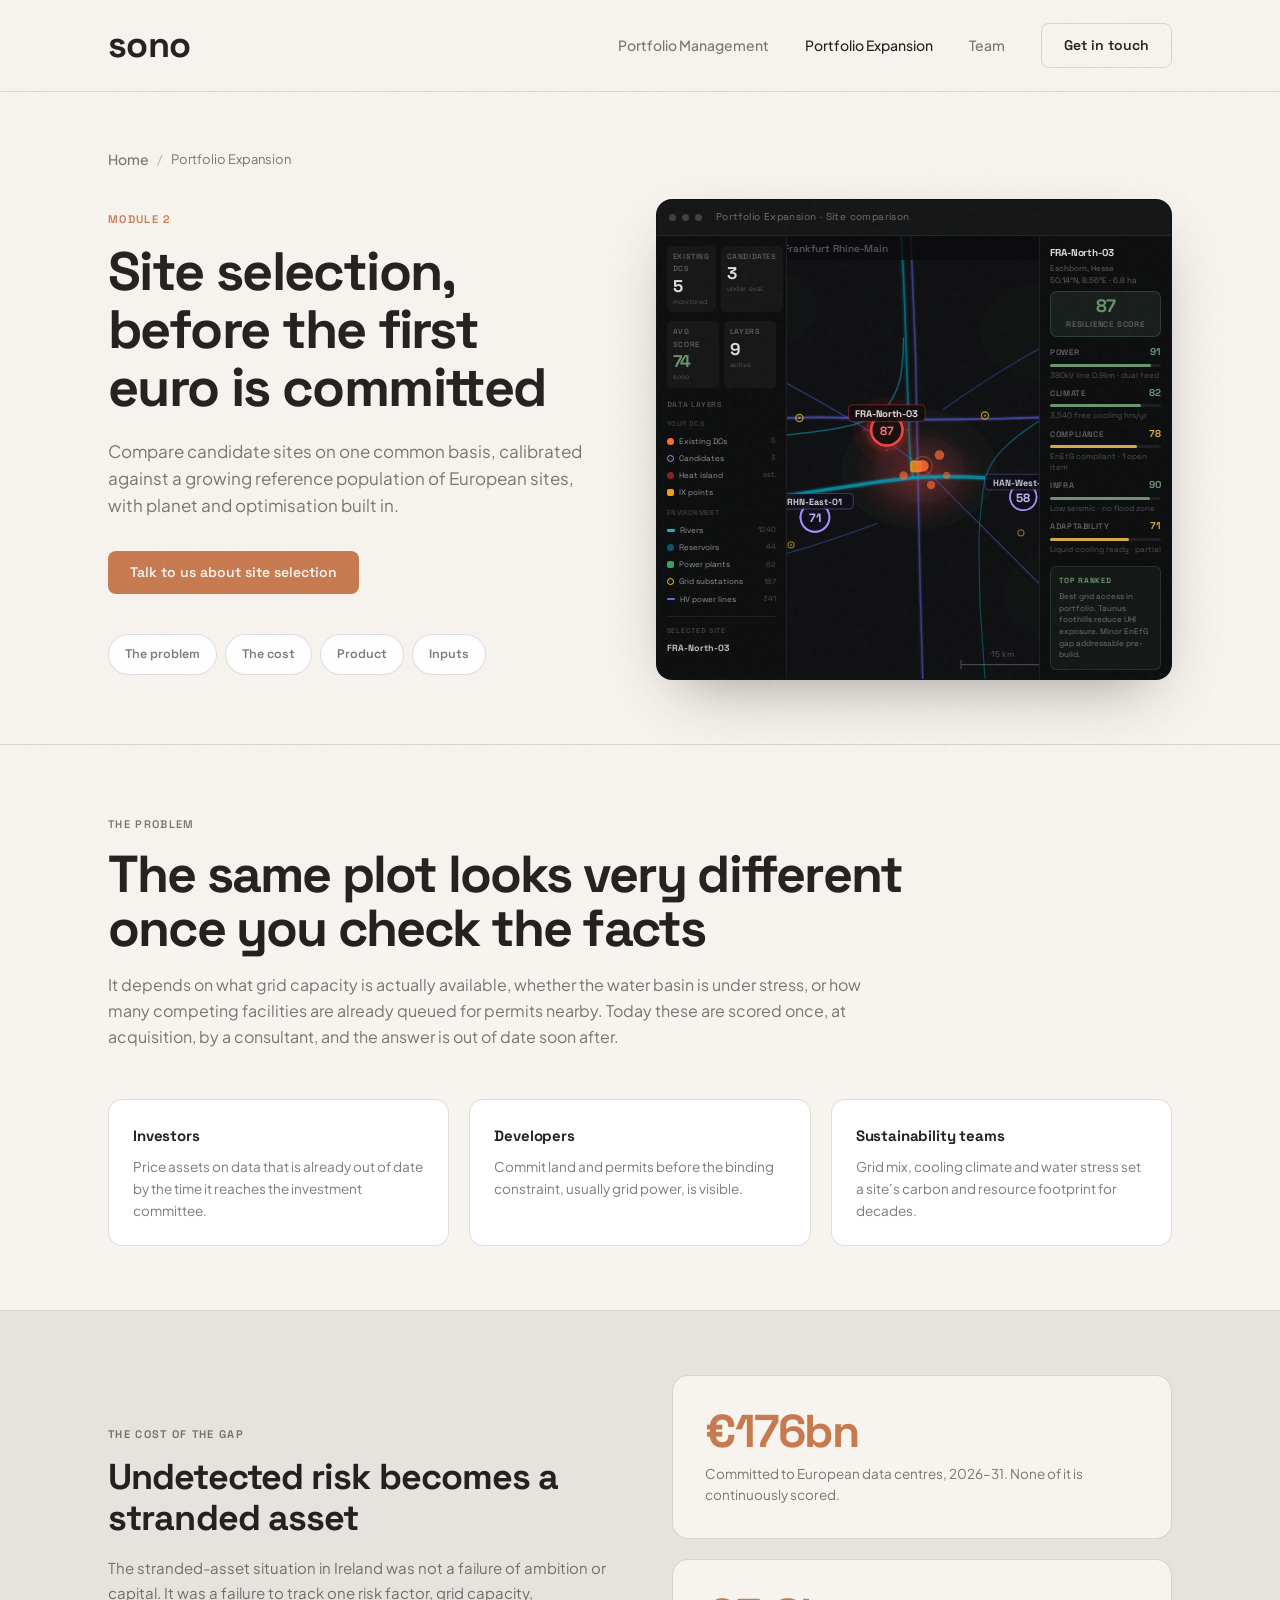
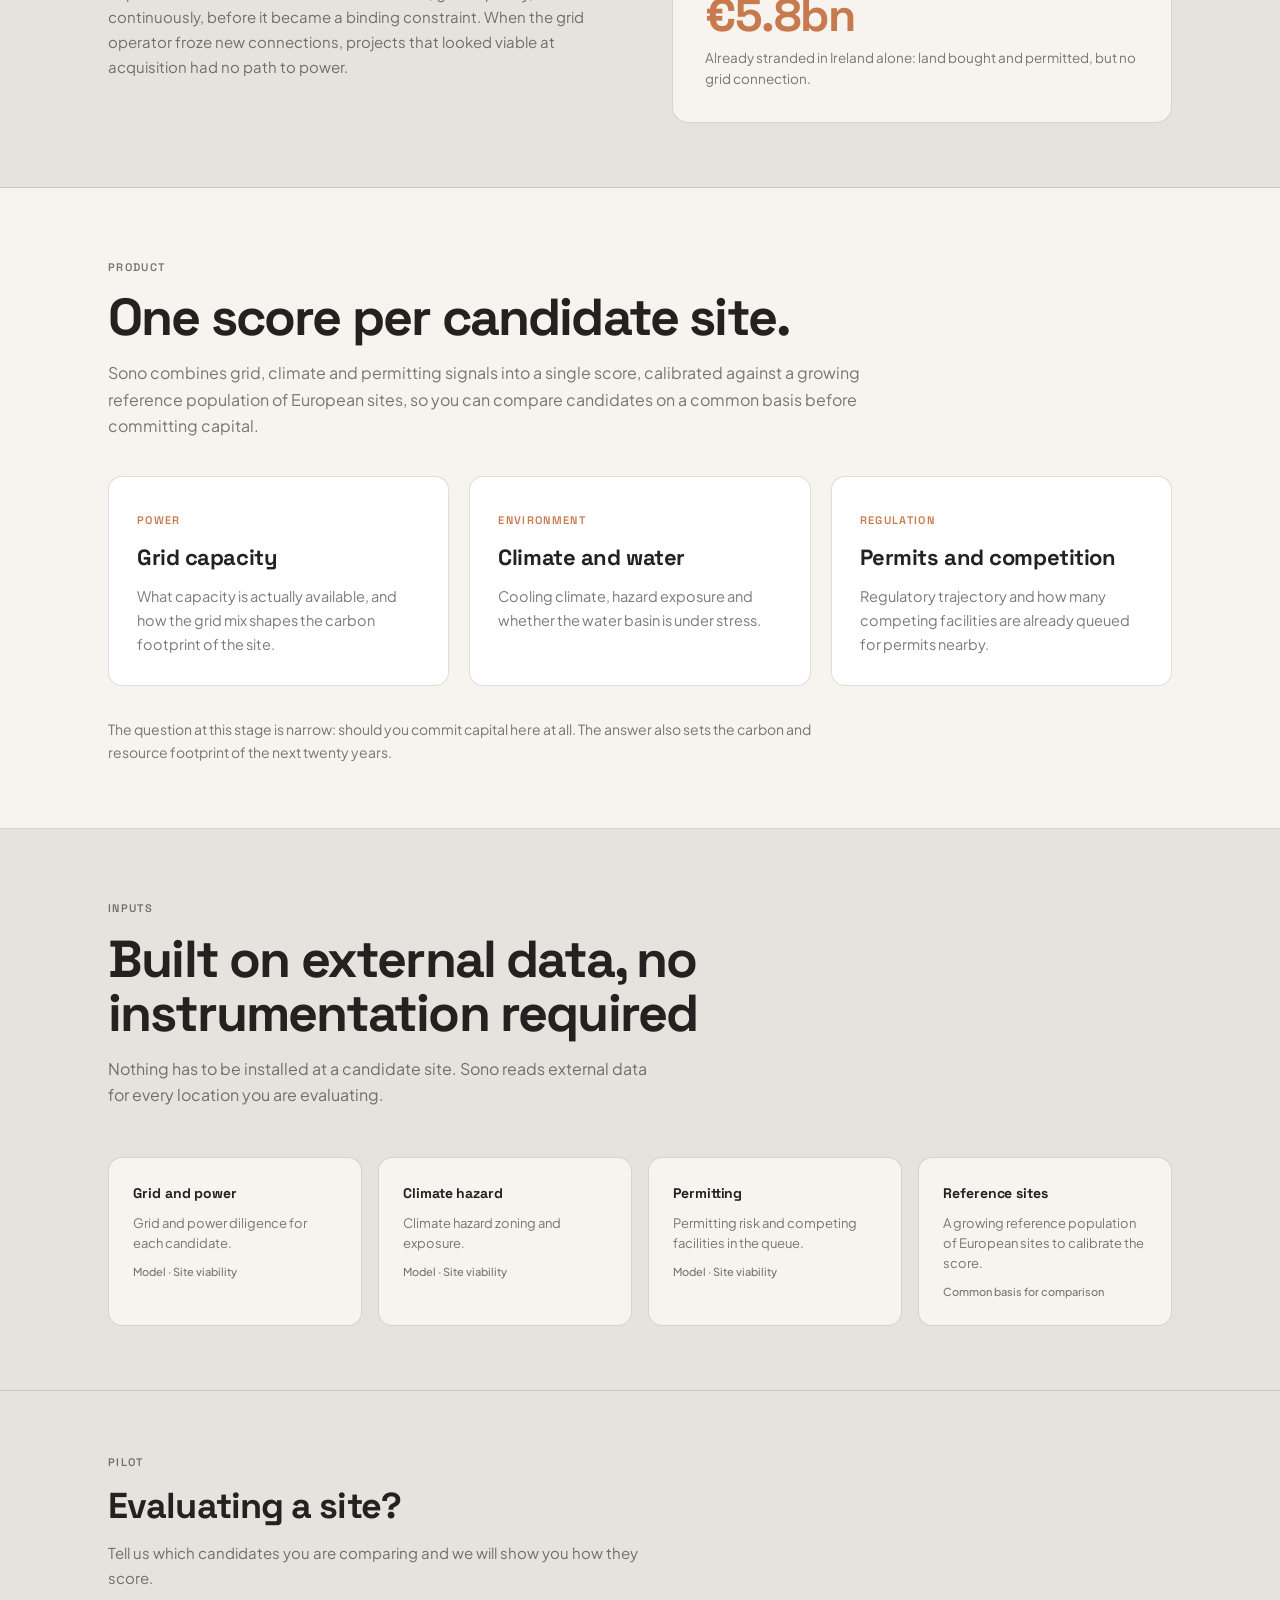
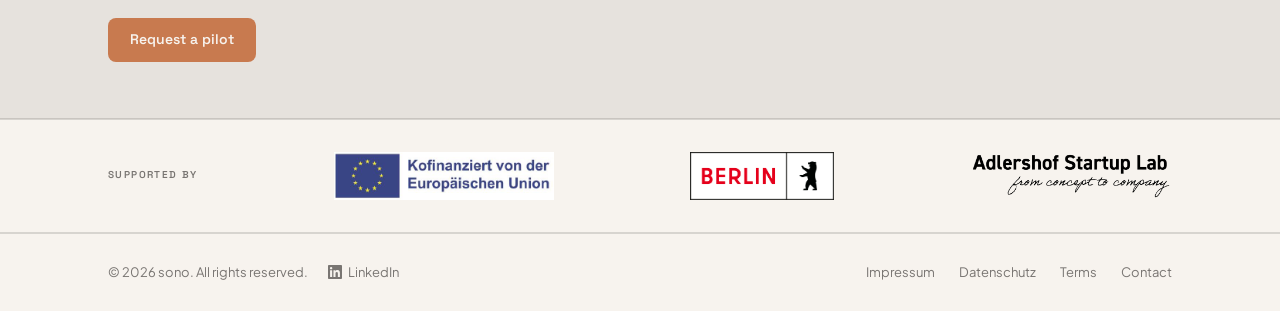
<file: portfolio-expansion.html>
<!DOCTYPE html>
<html lang="en">
<head>
  <meta charset="utf-8" />
  <meta name="viewport" content="width=device-width, initial-scale=1" />
  <title>Portfolio Expansion · sono</title>
  <meta name="description" content="Site selection before the first euro is committed: grid, climate, water and permitting scored on a common basis." />
  <meta property="og:title" content="Portfolio Expansion · sono">
  <meta property="og:description" content="Site selection before the first euro is committed: grid, climate, water and permitting scored on a common basis.">
  <meta property="og:type" content="website">
  <meta property="og:url" content="https://sono.so/portfolio-expansion.html">
  <meta property="og:image" content="https://sono.so/og-image.png">
  <meta property="og:image:width" content="1200">
  <meta property="og:image:height" content="630">
  <meta property="og:site_name" content="sono">
  <meta name="twitter:card" content="summary_large_image">
  <meta name="twitter:title" content="Portfolio Expansion · sono">
  <meta name="twitter:description" content="Site selection before the first euro is committed: grid, climate, water and permitting scored on a common basis.">
  <meta name="twitter:image" content="https://sono.so/og-image.png">
  <link rel="canonical" href="https://sono.so/portfolio-expansion.html">
  <link rel="icon" type="image/svg+xml" href="favicon.svg">
  <link rel="preconnect" href="https://fonts.googleapis.com">
  <link rel="preconnect" href="https://fonts.gstatic.com" crossorigin>
  <link href="https://fonts.googleapis.com/css2?family=Space+Grotesk:wght@600;700&family=Plus+Jakarta+Sans:wght@400;500&display=swap" rel="stylesheet">
  <link rel="stylesheet" href="site.css">

  <!-- Cloudflare Web Analytics -->
  <script defer src='https://static.cloudflareinsights.com/beacon.min.js' data-cf-beacon='{"token": "d7f477eff0d7458fa1a06c0c83cede21"}'></script>
  <!-- End Cloudflare Web Analytics -->
</head>
<body>

  <header>
    <div class="header-inner">
      <a href="index.html" class="nav-logo">sono</a>
      <button class="nav-toggle" type="button" aria-label="Menu" aria-expanded="false" aria-controls="site-nav"><span></span><span></span><span></span></button>
      <nav id="site-nav">
        <a href="portfolio-management.html">Portfolio Management</a>
        <a href="portfolio-expansion.html" class="active-link">Portfolio Expansion</a>
        <a href="index.html#team">Team</a>
        <a href="index.html#contact" class="btn-secondary">Get in touch</a>
      </nav>
    </div>
  </header>

  <section class="page-head">
    <div class="container">
      <nav class="breadcrumb" aria-label="Breadcrumb"><a href="index.html">Home</a><span class="sep">/</span><span>Portfolio Expansion</span></nav>
      <div class="page-head-grid"><div><span class="module-num">Module 2</span>
      <h1>Site selection, before the first euro is committed</h1>
      <p class="page-sub">Compare candidate sites on one common basis, calibrated against a growing reference population of European sites, with planet and optimisation built in.</p>
      <div class="hero-actions"><a href="index.html?interest=sites#contact" class="btn-primary">Talk to us about site selection</a></div><div class="page-tabs"><a class="page-tab" href="#gap">The problem</a><a class="page-tab" href="#cost">The cost</a><a class="page-tab" href="#phases">Product</a><a class="page-tab" href="#coverage">Inputs</a></div></div><div><div class="shot"><div class="shot-bar"><i></i><i></i><i></i><span>Portfolio Expansion &middot; Site comparison</span></div><div class="shot-map"><div class="phase-right" style="display:flex; flex-direction:column; flex:1; min-height:0; border-top:none;">
            <div style="flex:1; display:flex; min-height:0;">

              <!-- Left sidebar: layers + stats -->
              <div style="width:130px; flex-shrink:0; background:#0d0e0f; border-right:1px solid rgba(255,255,255,0.07); display:flex; flex-direction:column; padding:10px; font-family:'Space Grotesk',sans-serif; overflow:hidden;">
                <div style="display:grid; grid-template-columns:1fr 1fr; gap:5px; margin-bottom:9px;">
                  <div style="background:rgba(255,255,255,0.04); border-radius:5px; padding:5px 6px;">
                    <div style="font-size:7.5px; font-weight:600; letter-spacing:0.08em; text-transform:uppercase; color:rgba(255,255,255,0.3); margin-bottom:2px;">Existing DCs</div>
                    <div style="font-size:17px; font-weight:700; color:rgba(255,255,255,0.85); letter-spacing:-0.03em; line-height:1;">5</div>
                    <div style="font-size:7px; color:rgba(255,255,255,0.25); margin-top:1px;">monitored</div>
                  </div>
                  <div style="background:rgba(255,255,255,0.04); border-radius:5px; padding:5px 6px;">
                    <div style="font-size:7.5px; font-weight:600; letter-spacing:0.08em; text-transform:uppercase; color:rgba(255,255,255,0.3); margin-bottom:2px;">Candidates</div>
                    <div style="font-size:17px; font-weight:700; color:rgba(255,255,255,0.85); letter-spacing:-0.03em; line-height:1;">3</div>
                    <div style="font-size:7px; color:rgba(255,255,255,0.25); margin-top:1px;">under eval.</div>
                  </div>
                </div>
                <div style="display:grid; grid-template-columns:1fr 1fr; gap:5px; margin-bottom:11px;">
                  <div style="background:rgba(255,255,255,0.04); border-radius:5px; padding:5px 6px;">
                    <div style="font-size:7.5px; font-weight:600; letter-spacing:0.08em; text-transform:uppercase; color:rgba(255,255,255,0.3); margin-bottom:2px;">Avg score</div>
                    <div style="font-size:17px; font-weight:700; color:#6A9470; letter-spacing:-0.03em; line-height:1;">74</div>
                    <div style="font-size:7px; color:rgba(255,255,255,0.25); margin-top:1px;">sono</div>
                  </div>
                  <div style="background:rgba(255,255,255,0.04); border-radius:5px; padding:5px 6px;">
                    <div style="font-size:7.5px; font-weight:600; letter-spacing:0.08em; text-transform:uppercase; color:rgba(255,255,255,0.3); margin-bottom:2px;">Layers</div>
                    <div style="font-size:17px; font-weight:700; color:rgba(255,255,255,0.85); letter-spacing:-0.03em; line-height:1;">9</div>
                    <div style="font-size:7px; color:rgba(255,255,255,0.25); margin-top:1px;">active</div>
                  </div>
                </div>
                <div style="font-size:7.5px; font-weight:700; letter-spacing:0.1em; text-transform:uppercase; color:rgba(255,255,255,0.25); margin-bottom:7px;">Data Layers</div>
                <div style="font-size:7px; font-weight:600; letter-spacing:0.06em; text-transform:uppercase; color:rgba(255,255,255,0.18); margin-bottom:5px;">Your DCs</div>
                <div style="display:flex; flex-direction:column; gap:4px; margin-bottom:8px;">
                  <div style="display:flex; align-items:center; justify-content:space-between;">
                    <div style="display:flex; align-items:center; gap:5px;"><div style="width:7px; height:7px; border-radius:50%; background:#ff6b35; flex-shrink:0;"></div><span style="font-size:8px; color:rgba(255,255,255,0.55);">Existing DCs</span></div>
                    <span style="font-size:7.5px; color:rgba(255,255,255,0.25);">5</span>
                  </div>
                  <div style="display:flex; align-items:center; justify-content:space-between;">
                    <div style="display:flex; align-items:center; gap:5px;"><div style="width:7px; height:7px; border-radius:50%; border:1.5px solid #a78bfa; flex-shrink:0;"></div><span style="font-size:8px; color:rgba(255,255,255,0.55);">Candidates</span></div>
                    <span style="font-size:7.5px; color:rgba(255,255,255,0.25);">3</span>
                  </div>
                  <div style="display:flex; align-items:center; justify-content:space-between;">
                    <div style="display:flex; align-items:center; gap:5px;"><div style="width:7px; height:7px; border-radius:50%; background:rgba(220,50,50,0.6); flex-shrink:0;"></div><span style="font-size:8px; color:rgba(255,255,255,0.55);">Heat island</span></div>
                    <span style="font-size:7.5px; color:rgba(255,255,255,0.25);">est.</span>
                  </div>
                  <div style="display:flex; align-items:center; justify-content:space-between;">
                    <div style="display:flex; align-items:center; gap:5px;"><div style="width:7px; height:7px; border-radius:2px; background:#f59e0b; flex-shrink:0;"></div><span style="font-size:8px; color:rgba(255,255,255,0.55);">IX points</span></div>
                    <span style="font-size:7.5px; color:rgba(255,255,255,0.25);"></span>
                  </div>
                </div>
                <div style="font-size:7px; font-weight:600; letter-spacing:0.06em; text-transform:uppercase; color:rgba(255,255,255,0.18); margin-bottom:5px;">Environment</div>
                <div style="display:flex; flex-direction:column; gap:4px; margin-bottom:10px;">
                  <div style="display:flex; align-items:center; justify-content:space-between;">
                    <div style="display:flex; align-items:center; gap:5px;"><div style="width:8px; height:3px; background:#06b6d4; border-radius:1px; flex-shrink:0;"></div><span style="font-size:8px; color:rgba(255,255,255,0.55);">Rivers</span></div>
                    <span style="font-size:7.5px; color:rgba(255,255,255,0.25);">1240</span>
                  </div>
                  <div style="display:flex; align-items:center; justify-content:space-between;">
                    <div style="display:flex; align-items:center; gap:5px;"><div style="width:7px; height:7px; border-radius:50%; background:rgba(14,116,144,0.7); flex-shrink:0;"></div><span style="font-size:8px; color:rgba(255,255,255,0.55);">Reservoirs</span></div>
                    <span style="font-size:7.5px; color:rgba(255,255,255,0.25);">44</span>
                  </div>
                  <div style="display:flex; align-items:center; justify-content:space-between;">
                    <div style="display:flex; align-items:center; gap:5px;"><div style="width:7px; height:7px; border-radius:2px; background:#4ade80; opacity:0.7; flex-shrink:0;"></div><span style="font-size:8px; color:rgba(255,255,255,0.55);">Power plants</span></div>
                    <span style="font-size:7.5px; color:rgba(255,255,255,0.25);">62</span>
                  </div>
                  <div style="display:flex; align-items:center; justify-content:space-between;">
                    <div style="display:flex; align-items:center; gap:5px;"><div style="width:7px; height:7px; border-radius:50%; border:1.5px solid #facc15; flex-shrink:0;"></div><span style="font-size:8px; color:rgba(255,255,255,0.55);">Grid substations</span></div>
                    <span style="font-size:7.5px; color:rgba(255,255,255,0.25);">187</span>
                  </div>
                  <div style="display:flex; align-items:center; justify-content:space-between;">
                    <div style="display:flex; align-items:center; gap:5px;"><div style="width:8px; height:2px; background:#6366f1; flex-shrink:0; border-radius:1px;"></div><span style="font-size:8px; color:rgba(255,255,255,0.55);">HV power lines</span></div>
                    <span style="font-size:7.5px; color:rgba(255,255,255,0.25);">341</span>
                  </div>
                </div>
                <div style="border-top:1px solid rgba(255,255,255,0.07); padding-top:8px;">
                  <div style="font-size:7px; font-weight:700; letter-spacing:0.1em; text-transform:uppercase; color:rgba(255,255,255,0.2); margin-bottom:5px;">Selected site</div>
                  <div style="font-size:9px; font-weight:700; color:rgba(255,255,255,0.75); margin-bottom:2px;">FRA-North-03</div>
                </div>
              </div><!-- /left sidebar -->

              <!-- Map canvas: Frankfurt Rhine-Main region -->
              <div style="flex:1; position:relative; overflow:hidden; background:#0b0c0d;">
                <svg viewBox="0 0 300 370" xmlns="http://www.w3.org/2000/svg" style="width:100%;height:100%;display:block;" preserveAspectRatio="xMidYMid slice">
                  <defs>
                    <radialGradient id="heatGrad2" cx="50%" cy="50%" r="50%">
                      <stop offset="0%" stop-color="#dc2626" stop-opacity="0.5"/>
                      <stop offset="45%" stop-color="#ef4444" stop-opacity="0.2"/>
                      <stop offset="100%" stop-color="#dc2626" stop-opacity="0"/>
                    </radialGradient>
                    <filter id="riverGlow2" x="-20%" y="-20%" width="140%" height="140%">
                      <feGaussianBlur stdDeviation="1.2" result="blur"/>
                      <feMerge><feMergeNode in="blur"/><feMergeNode in="SourceGraphic"/></feMerge>
                    </filter>
                    <filter id="hvGlow2" x="-10%" y="-10%" width="120%" height="120%">
                      <feGaussianBlur stdDeviation="0.7" result="blur"/>
                      <feMerge><feMergeNode in="blur"/><feMergeNode in="SourceGraphic"/></feMerge>
                    </filter>
                    <filter id="siteGlow2" x="-80%" y="-80%" width="260%" height="260%">
                      <feGaussianBlur stdDeviation="5" result="blur"/>
                      <feMerge><feMergeNode in="blur"/><feMergeNode in="SourceGraphic"/></feMerge>
                    </filter>
                  </defs>

                  <!-- Base -->
                  <rect width="300" height="370" fill="#0f1012"/>

                  <!-- Terrain relief -->
                  <ellipse cx="260" cy="80" rx="55" ry="40" fill="#131415" opacity="0.7"/>
                  <ellipse cx="30" cy="60" rx="40" ry="30" fill="#131415" opacity="0.5"/>
                  <ellipse cx="270" cy="300" rx="45" ry="35" fill="#131415" opacity="0.5"/>

                  <!-- Frankfurt urban mass -->
                  <ellipse cx="155" cy="195" rx="65" ry="50" fill="#151617" opacity="0.9"/>
                  <ellipse cx="155" cy="195" rx="38" ry="28" fill="#191a1c" opacity="0.9"/>

                  <!-- Heat island: Frankfurt -->
                  <ellipse cx="155" cy="200" rx="55" ry="42" fill="url(#heatGrad2)" opacity="0.85"/>

                  <!-- HV power lines (indigo) -->
                  <!-- Main east-west 380kV -->
                  <path d="M0,155 Q50,150 100,152 Q150,154 200,153 Q250,152 300,150" stroke="#6366f1" stroke-width="1.5" fill="none" opacity="0.6" filter="url(#hvGlow2)"/>
                  <!-- North-south trunk -->
                  <path d="M148,0 Q150,50 152,100 Q153,150 154,200 Q155,250 156,300 Q157,335 158,370" stroke="#6366f1" stroke-width="1.2" fill="none" opacity="0.5" filter="url(#hvGlow2)"/>
                  <!-- NW diagonal -->
                  <path d="M0,100 Q40,120 75,140 Q110,160 140,180 Q160,194 175,210 Q200,235 225,260 Q255,290 280,315 Q290,328 300,340" stroke="#6366f1" stroke-width="1" fill="none" opacity="0.4"/>
                  <!-- NE branch -->
                  <path d="M175,145 Q210,120 245,100 Q265,88 300,75" stroke="#6366f1" stroke-width="1" fill="none" opacity="0.35"/>
                  <!-- SW branch -->
                  <path d="M120,240 Q80,255 45,265 Q20,272 0,275" stroke="#6366f1" stroke-width="1" fill="none" opacity="0.35"/>

                  <!-- Rivers: Rhine, Main, Lahn, Nidda -->
                  <!-- Rhine (far left, north-south, wide) -->
                  <path d="M18,0 Q20,30 22,60 Q23,90 24,120 Q25,150 26,180 Q27,210 28,240 Q30,270 32,300 Q34,330 36,370" stroke="#06b6d4" stroke-width="3" fill="none" opacity="0.75" filter="url(#riverGlow2)"/>
                  <!-- Rhine shimmer -->
                  <path d="M22,0 Q24,30 26,60 Q27,90 28,120 Q29,150 30,180 Q31,210 32,240 Q34,270 36,300 Q38,330 40,370" stroke="#06b6d4" stroke-width="1" fill="none" opacity="0.3"/>
                  <!-- Main river (west-east, major) -->
                  <path d="M28,220 Q55,215 90,210 Q120,205 150,202 Q180,200 210,202 Q240,205 270,210 Q285,213 300,216" stroke="#06b6d4" stroke-width="2.5" fill="none" opacity="0.7" filter="url(#riverGlow2)"/>
                  <!-- Main upstream (bends north then east, Hanau direction) -->
                  <path d="M270,210 Q285,205 300,200" stroke="#06b6d4" stroke-width="1.8" fill="none" opacity="0.55"/>
                  <!-- Nidda (tributary from north into Main at Frankfurt) -->
                  <path d="M140,0 Q142,30 143,60 Q144,90 145,120 Q146,150 147,175 Q148,195 150,202" stroke="#06b6d4" stroke-width="1.4" fill="none" opacity="0.5" filter="url(#riverGlow2)"/>
                  <!-- Lahn (northwest, joins Rhine) -->
                  <path d="M0,170 Q30,168 55,165 Q75,163 90,160 Q105,157 115,152 Q125,148 130,140 Q138,128 140,115 Q142,100 142,85" stroke="#06b6d4" stroke-width="1.3" fill="none" opacity="0.45"/>
                  <!-- Kinzig (east of Frankfurt) -->
                  <path d="M300,130 Q270,145 250,158 Q235,168 225,178 Q215,188 210,202" stroke="#06b6d4" stroke-width="1.1" fill="none" opacity="0.4"/>
                  <!-- Gersprenz (south) -->
                  <path d="M210,370 Q208,340 206,310 Q205,285 205,260 Q205,240 207,225 Q208,214 210,202" stroke="#06b6d4" stroke-width="1" fill="none" opacity="0.35"/>

                  <!-- Grid substations (yellow) -->
                  <circle cx="55" cy="152" r="3" fill="none" stroke="#facc15" stroke-width="1.1" opacity="0.7"/>
                  <circle cx="55" cy="152" r="1" fill="#facc15" opacity="0.6"/>
                  <circle cx="118" cy="148" r="3" fill="none" stroke="#facc15" stroke-width="1.1" opacity="0.65"/>
                  <circle cx="118" cy="148" r="1" fill="#facc15" opacity="0.55"/>
                  <circle cx="210" cy="150" r="3" fill="none" stroke="#facc15" stroke-width="1.1" opacity="0.65"/>
                  <circle cx="210" cy="150" r="1" fill="#facc15" opacity="0.55"/>
                  <circle cx="268" cy="155" r="2.5" fill="none" stroke="#facc15" stroke-width="1" opacity="0.5"/>
                  <circle cx="268" cy="155" r="1" fill="#facc15" opacity="0.4"/>
                  <circle cx="48" cy="258" r="2.5" fill="none" stroke="#facc15" stroke-width="1" opacity="0.5"/>
                  <circle cx="48" cy="258" r="1" fill="#facc15" opacity="0.4"/>
                  <circle cx="240" cy="248" r="2.5" fill="none" stroke="#facc15" stroke-width="1" opacity="0.45"/>

                  <!-- Internet exchange: Frankfurt DE-CIX (largest in world) -->
                  <rect x="148" y="188" width="9" height="9" rx="1.5" fill="#f59e0b" opacity="0.8"/>
                  <rect x="148" y="188" width="9" height="9" rx="1.5" fill="none" stroke="#fbbf24" stroke-width="0.8" opacity="0.65"/>

                  <!-- Existing DCs (orange) -->
                  <circle cx="158" cy="192" r="5" fill="#ff6b35" opacity="0.85"/>
                  <circle cx="158" cy="192" r="8" fill="none" stroke="#ff6b35" stroke-width="1" opacity="0.35"/>
                  <circle cx="172" cy="183" r="4" fill="#ff6b35" opacity="0.7"/>
                  <circle cx="165" cy="208" r="3.5" fill="#ff6b35" opacity="0.65"/>
                  <circle cx="142" cy="200" r="3.5" fill="#ff6b35" opacity="0.65"/>
                  <circle cx="178" cy="200" r="3" fill="#ff6b35" opacity="0.55"/>

                  <!-- CANDIDATE SITE PINS -->

                  <!-- FRA-North-03: selected, score 87, Eschborn/Taunus foothills -->
                  <circle cx="128" cy="162" r="28" fill="rgba(220,38,38,0.07)"/>
                  <circle cx="128" cy="162" r="18" fill="rgba(220,38,38,0.11)"/>
                  <line x1="128" y1="142" x2="128" y2="182" stroke="#ef4444" stroke-width="0.9" opacity="0.55" stroke-dasharray="2 2"/>
                  <line x1="108" y1="162" x2="148" y2="162" stroke="#ef4444" stroke-width="0.9" opacity="0.55" stroke-dasharray="2 2"/>
                  <circle cx="128" cy="162" r="13" fill="#1a0f0f" stroke="#ef4444" stroke-width="2" filter="url(#siteGlow2)"/>
                  <circle cx="128" cy="162" r="13" fill="#1a0f0f" stroke="#ef4444" stroke-width="2"/>
                  <text x="128" y="166" text-anchor="middle" font-family="Space Grotesk,sans-serif" font-weight="700" font-size="10" fill="#f87171">87</text>
                  <rect x="96" y="141" width="64" height="14" rx="3" fill="rgba(20,10,10,0.9)" stroke="rgba(239,68,68,0.4)" stroke-width="0.8"/>
                  <text x="128" y="151" text-anchor="middle" font-family="Space Grotesk,sans-serif" font-weight="700" font-size="8" fill="rgba(255,255,255,0.88)">FRA-North-03</text>

                  <!-- RHN-East-01: score 71, Rüsselsheim / Rhine corridor -->
                  <circle cx="68" cy="235" r="12" fill="rgba(139,92,246,0.1)" stroke="#a78bfa" stroke-width="1.6"/>
                  <circle cx="68" cy="235" r="12" fill="#100d1a" stroke="#a78bfa" stroke-width="1.6"/>
                  <text x="68" y="239" text-anchor="middle" font-family="Space Grotesk,sans-serif" font-weight="700" font-size="10" fill="#c4b5fd">71</text>
                  <rect x="36" y="215" width="64" height="13" rx="3" fill="rgba(16,13,26,0.9)" stroke="rgba(167,139,250,0.35)" stroke-width="0.8"/>
                  <text x="68" y="225" text-anchor="middle" font-family="Space Grotesk,sans-serif" font-weight="700" font-size="7.5" fill="rgba(255,255,255,0.8)">RHN-East-01</text>

                  <!-- HAN-West-06: score 58, south of Hanau -->
                  <circle cx="242" cy="218" r="11" fill="rgba(139,92,246,0.08)" stroke="#a78bfa" stroke-width="1.4"/>
                  <circle cx="242" cy="218" r="11" fill="#0e0c18" stroke="#a78bfa" stroke-width="1.4"/>
                  <text x="242" y="222" text-anchor="middle" font-family="Space Grotesk,sans-serif" font-weight="700" font-size="10" fill="#c4b5fd">58</text>
                  <rect x="210" y="199" width="64" height="13" rx="3" fill="rgba(14,12,24,0.9)" stroke="rgba(167,139,250,0.3)" stroke-width="0.8"/>
                  <text x="242" y="209" text-anchor="middle" font-family="Space Grotesk,sans-serif" font-weight="700" font-size="7.5" fill="rgba(255,255,255,0.75)">HAN-West-06</text>

                  <!-- Topbar overlay -->
                  <rect x="0" y="0" width="300" height="20" fill="rgba(10,10,12,0.78)"/>
                  <text x="7" y="13" font-family="Space Grotesk,sans-serif" font-weight="700" font-size="10" fill="rgba(255,255,255,0.85)" letter-spacing="-0.01em">sono.</text>
                  <text x="42" y="13" font-family="Space Grotesk,sans-serif" font-weight="600" font-size="8.5" fill="rgba(255,255,255,0.3)">Frankfurt Rhine-Main</text>
                  <!-- Zoom controls -->
                  <rect x="270" y="26" width="16" height="16" rx="3" fill="rgba(255,255,255,0.06)" stroke="rgba(255,255,255,0.1)" stroke-width="0.8"/>
                  <text x="278" y="38" text-anchor="middle" font-family="Space Grotesk,sans-serif" font-weight="700" font-size="11" fill="rgba(255,255,255,0.5)">+</text>
                  <rect x="270" y="44" width="16" height="16" rx="3" fill="rgba(255,255,255,0.06)" stroke="rgba(255,255,255,0.1)" stroke-width="0.8"/>
                  <text x="278" y="56" text-anchor="middle" font-family="Space Grotesk,sans-serif" font-weight="700" font-size="11" fill="rgba(255,255,255,0.5)">-</text>

                  <!-- Scale bar -->
                  <line x1="190" y1="358" x2="260" y2="358" stroke="rgba(255,255,255,0.22)" stroke-width="1"/>
                  <line x1="190" y1="354" x2="190" y2="362" stroke="rgba(255,255,255,0.22)" stroke-width="1"/>
                  <line x1="260" y1="354" x2="260" y2="362" stroke="rgba(255,255,255,0.22)" stroke-width="1"/>
                  <text x="225" y="352" text-anchor="middle" font-family="Space Grotesk,sans-serif" font-size="7" fill="rgba(255,255,255,0.28)">15 km</text>

                </svg>
              </div><!-- /map canvas -->

              <!-- Right scoring panel -->
              <div style="width:132px; flex-shrink:0; border-left:1px solid rgba(255,255,255,0.07); background:#0d0e0f; display:flex; flex-direction:column; padding:9px 10px; gap:0; font-family:'Space Grotesk',sans-serif; overflow:hidden;">

                <div style="margin-bottom:5px;">
                  <div style="font-size:10px; font-weight:700; color:rgba(255,255,255,0.85); letter-spacing:-0.01em;">FRA-North-03</div>
                  <div style="font-size:8px; color:rgba(255,255,255,0.35); line-height:1.4; margin-top:2px;">Eschborn, Hesse<br>50.14&deg;N, 8.56&deg;E &middot; 6.8 ha</div>
                </div>

                <!-- Overall score -->
                <div style="background:rgba(106,148,112,0.12); border:1px solid rgba(106,148,112,0.28); border-radius:7px; padding:5px 9px; text-align:center; margin-bottom:7px;">
                  <div style="font-size:18px; font-weight:700; color:#6A9470; line-height:1; letter-spacing:-0.03em;">87</div>
                  <div style="font-size:8px; font-weight:600; letter-spacing:0.1em; text-transform:uppercase; color:rgba(255,255,255,0.3); margin-top:3px;">Resilience score</div>
                </div>

                <!-- Dimension bars -->
                <div style="display:flex; flex-direction:column; gap:5px;">

                  <div>
                    <div style="display:flex; justify-content:space-between; align-items:baseline; margin-bottom:3px;">
                      <span style="font-size:8px; font-weight:600; text-transform:uppercase; letter-spacing:0.08em; color:rgba(255,255,255,0.35);">Power</span>
                      <span style="font-size:10px; font-weight:700; color:#6A9470;">91</span>
                    </div>
                    <div style="height:3px; background:rgba(255,255,255,0.07); border-radius:2px;">
                      <div style="width:91%; height:3px; background:#6A9470; border-radius:2px;"></div>
                    </div>
                    <div style="font-size:8px; color:rgba(255,255,255,0.28); margin-top:3px; line-height:1.3;">380kV line 0.9km &middot; dual feed</div>
                  </div>

                  <div>
                    <div style="display:flex; justify-content:space-between; align-items:baseline; margin-bottom:3px;">
                      <span style="font-size:8px; font-weight:600; text-transform:uppercase; letter-spacing:0.08em; color:rgba(255,255,255,0.35);">Climate</span>
                      <span style="font-size:10px; font-weight:700; color:#6A9470;">82</span>
                    </div>
                    <div style="height:3px; background:rgba(255,255,255,0.07); border-radius:2px;">
                      <div style="width:82%; height:3px; background:#6A9470; border-radius:2px;"></div>
                    </div>
                    <div style="font-size:8px; color:rgba(255,255,255,0.28); margin-top:3px; line-height:1.3;">3,540 free cooling hrs/yr</div>
                  </div>

                  <div>
                    <div style="display:flex; justify-content:space-between; align-items:baseline; margin-bottom:3px;">
                      <span style="font-size:8px; font-weight:600; text-transform:uppercase; letter-spacing:0.08em; color:rgba(255,255,255,0.35);">Compliance</span>
                      <span style="font-size:10px; font-weight:700; color:#d4a847;">78</span>
                    </div>
                    <div style="height:3px; background:rgba(255,255,255,0.07); border-radius:2px;">
                      <div style="width:78%; height:3px; background:#d4a847; border-radius:2px;"></div>
                    </div>
                    <div style="font-size:8px; color:rgba(255,255,255,0.28); margin-top:3px; line-height:1.3;">EnEfG compliant &middot; 1 open item</div>
                  </div>

                  <div>
                    <div style="display:flex; justify-content:space-between; align-items:baseline; margin-bottom:3px;">
                      <span style="font-size:8px; font-weight:600; text-transform:uppercase; letter-spacing:0.08em; color:rgba(255,255,255,0.35);">Infra</span>
                      <span style="font-size:10px; font-weight:700; color:#6A9470;">90</span>
                    </div>
                    <div style="height:3px; background:rgba(255,255,255,0.07); border-radius:2px;">
                      <div style="width:90%; height:3px; background:#6A9470; border-radius:2px;"></div>
                    </div>
                    <div style="font-size:8px; color:rgba(255,255,255,0.28); margin-top:3px; line-height:1.3;">Low seismic &middot; no flood zone</div>
                  </div>

                  <div>
                    <div style="display:flex; justify-content:space-between; align-items:baseline; margin-bottom:3px;">
                      <span style="font-size:8px; font-weight:600; text-transform:uppercase; letter-spacing:0.08em; color:rgba(255,255,255,0.35);">Adaptability</span>
                      <span style="font-size:10px; font-weight:700; color:#d4a847;">71</span>
                    </div>
                    <div style="height:3px; background:rgba(255,255,255,0.07); border-radius:2px;">
                      <div style="width:71%; height:3px; background:#d4a847; border-radius:2px;"></div>
                    </div>
                    <div style="font-size:8px; color:rgba(255,255,255,0.28); margin-top:3px; line-height:1.3;">Liquid cooling ready &middot; partial</div>
                  </div>

                </div>

                <!-- Flag -->
                <div style="margin-top:12px; background:rgba(106,148,112,0.08); border:1px solid rgba(106,148,112,0.2); border-radius:6px; padding:8px;">
                  <div style="font-size:7.5px; font-weight:700; text-transform:uppercase; letter-spacing:0.1em; color:#6A9470; margin-bottom:4px;">Top ranked</div>
                  <div style="font-size:8px; color:rgba(255,255,255,0.4); line-height:1.45;">Best grid access in portfolio. Taunus foothills reduce UHI exposure. Minor EnEfG gap addressable pre-build.</div>
                </div>

              </div><!-- /right scoring panel -->

            </div><!-- /three-column row -->
          </div></div></div></div></div>
    </div>
  </section>
  <section id="gap">
    <div class="container">
      <div class="section-header reveal">
        <span class="label">The problem</span>
        <h2>The same plot looks very different once you check the facts</h2>
        <p class="wide">It depends on what grid capacity is actually available, whether the water basin is under stress, or how many competing facilities are already queued for permits nearby. Today these are scored once, at acquisition, by a consultant, and the answer is out of date soon after.</p>
      </div>
      <div class="gap-grid gap-grid-3 reveal">
        <div class="gap-card"><h3>Investors</h3><p>Price assets on data that is already out of date by the time it reaches the investment committee.</p></div>
        <div class="gap-card"><h3>Developers</h3><p>Commit land and permits before the binding constraint, usually grid power, is visible.</p></div>
        <div class="gap-card"><h3>Sustainability teams</h3><p>Grid mix, cooling climate and water stress set a site&rsquo;s carbon and resource footprint for decades.</p></div>
      </div>
    </div>
  </section>

  <section id="cost">
    <div class="container">
      <div class="cost-layout reveal">
        <div class="cost-left">
          <span class="label">The cost of the gap</span>
          <h2>Undetected risk becomes a stranded asset</h2>
          <p>The stranded-asset situation in Ireland was not a failure of ambition or capital. It was a failure to track one risk factor, grid capacity, continuously, before it became a binding constraint. When the grid operator froze new connections, projects that looked viable at acquisition had no path to power.</p>
        </div>
        <div class="cost-stats">
          <div class="cost-stat"><div class="cost-stat-num">&euro;176bn</div><div class="cost-stat-label">Committed to European data centres, 2026&ndash;31. None of it is continuously scored.</div></div>
          <div class="cost-stat"><div class="cost-stat-num">&euro;5.8bn</div><div class="cost-stat-label">Already stranded in Ireland alone: land bought and permitted, but no grid connection.</div></div>
        </div>
      </div>
    </div>
  </section>

  <section id="phases">
    <div class="container">
      <div class="section-header reveal">
        <span class="label">Product</span>
        <h2>One score per candidate site.</h2>
        <p class="wide">Sono combines grid, climate and permitting signals into a single score, calibrated against a growing reference population of European sites, so you can compare candidates on a common basis before committing capital.</p>
      </div>
      <div class="answer-grid reveal">
        <div class="answer-card"><span class="answer-q">Power</span><h3>Grid capacity</h3><p>What capacity is actually available, and how the grid mix shapes the carbon footprint of the site.</p></div>
        <div class="answer-card"><span class="answer-q">Environment</span><h3>Climate and water</h3><p>Cooling climate, hazard exposure and whether the water basin is under stress.</p></div>
        <div class="answer-card"><span class="answer-q">Regulation</span><h3>Permits and competition</h3><p>Regulatory trajectory and how many competing facilities are already queued for permits nearby.</p></div>
      </div>
      <p class="scope-note reveal">The question at this stage is narrow: should you commit capital here at all. The answer also sets the carbon and resource footprint of the next twenty years.</p>
    </div>
  </section>

  <section id="coverage">
    <div class="container">
      <div class="section-header reveal">
        <span class="label">Inputs</span>
        <h2>Built on external data, no instrumentation required</h2>
        <p>Nothing has to be installed at a candidate site. Sono reads external data for every location you are evaluating.</p>
      </div>
      <div class="coverage-grid coverage-grid-4 reveal">
        <div class="coverage-card"><div class="coverage-card-top"><h3>Grid and power</h3></div><p>Grid and power diligence for each candidate.</p><div class="coverage-model">Model &middot; Site viability</div></div>
        <div class="coverage-card"><div class="coverage-card-top"><h3>Climate hazard</h3></div><p>Climate hazard zoning and exposure.</p><div class="coverage-model">Model &middot; Site viability</div></div>
        <div class="coverage-card"><div class="coverage-card-top"><h3>Permitting</h3></div><p>Permitting risk and competing facilities in the queue.</p><div class="coverage-model">Model &middot; Site viability</div></div>
        <div class="coverage-card"><div class="coverage-card-top"><h3>Reference sites</h3></div><p>A growing reference population of European sites to calibrate the score.</p><div class="coverage-model">Common basis for comparison</div></div>
      </div>
    </div>
  </section>

  <section class="cta-band">
    <div class="container reveal">
      <span class="label">Pilot</span>
      <h2>Evaluating a site?</h2>
      <p>Tell us which candidates you are comparing and we will show you how they score.</p>
      <a href="index.html?interest=sites#contact" class="btn-primary">Request a pilot</a>
    </div>
  </section>
<!-- Funders bar -->
  <div class="funders-bar">
    <div class="container funders-inner">
      <span class="funders-label">Supported by</span>
      <a href="https://european-union.europa.eu/index_en" target="_blank" rel="noopener noreferrer" class="funder-logo-link" aria-label="European Union">
        <img src="./logos/EU-Fahne-Kofinanziert_horizontal.PNG" alt="Kofinanziert von der Europäischen Union" class="funder-logo funder-eu" />
      </a>
      <a href="https://www.berlin.de/en/" target="_blank" rel="noopener noreferrer" class="funder-logo-link" aria-label="Senatsverwaltung für Wirtschaft, Energie und Betriebe Berlin">
        <img src="./logos/B_SEN_WiEnBe_Logo_kurz.png" alt="Senatsverwaltung für Wirtschaft, Energie und Betriebe Berlin" class="funder-logo funder-berlin" />
      </a>
      <a href="https://www.adlershof.de/en/startuplab" target="_blank" rel="noopener noreferrer" class="funder-logo-link" aria-label="Adlershof Startup Lab">
        <img src="./logos/Adlershof_Startup_Lab.png" alt="Adlershof Startup Lab from concept to company" class="funder-logo funder-asl" />
      </a>
    </div>
  </div>

  <!-- Footer -->
  <footer>
    <div class="container footer-inner">
      <div style="display:flex; align-items:center; gap:20px; flex-wrap:wrap;">
        <p>&copy; <span id="year"></span> sono. All rights reserved.</p>
        <a href="https://www.linkedin.com/company/sonoenergy/" target="_blank" rel="noopener noreferrer" class="footer-linkedin" style="font-size:13px; color:var(--ink-60); text-decoration:none; transition:color 0.2s;" onmouseover="this.style.color='var(--ink)'" onmouseout="this.style.color='var(--ink-60)'">
          <svg width="14" height="14" viewBox="0 0 24 24" fill="currentColor" aria-label="LinkedIn"><path d="M20.447 20.452h-3.554v-5.569c0-1.328-.027-3.037-1.852-3.037-1.853 0-2.136 1.445-2.136 2.939v5.667H9.351V9h3.414v1.561h.046c.477-.9 1.637-1.85 3.37-1.85 3.601 0 4.267 2.37 4.267 5.455v6.286zM5.337 7.433a2.062 2.062 0 01-2.063-2.065 2.064 2.064 0 112.063 2.065zm1.782 13.019H3.555V9h3.564v11.452zM22.225 0H1.771C.792 0 0 .774 0 1.729v20.542C0 23.227.792 24 1.771 24h20.451C23.2 24 24 23.227 24 22.271V1.729C24 .774 23.2 0 22.222 0h.003z"/></svg>
          LinkedIn
        </a>
      </div>
      <div class="footer-links">
        <a href="legal/impressum.html" id="link-impressum">Impressum</a>
        <a href="legal/datenschutz.html" id="link-datenschutz">Datenschutz</a>
        <a href="legal/terms.html" id="link-terms">Terms</a>
        <a href="index.html#contact">Contact</a>
      </div>
    </div>
  </footer>

    <div id="legal-modals"></div>

  <script src="js/main.js" defer></script>
  <script src="js/legal.js" defer></script>
</body>
</html>
</file>
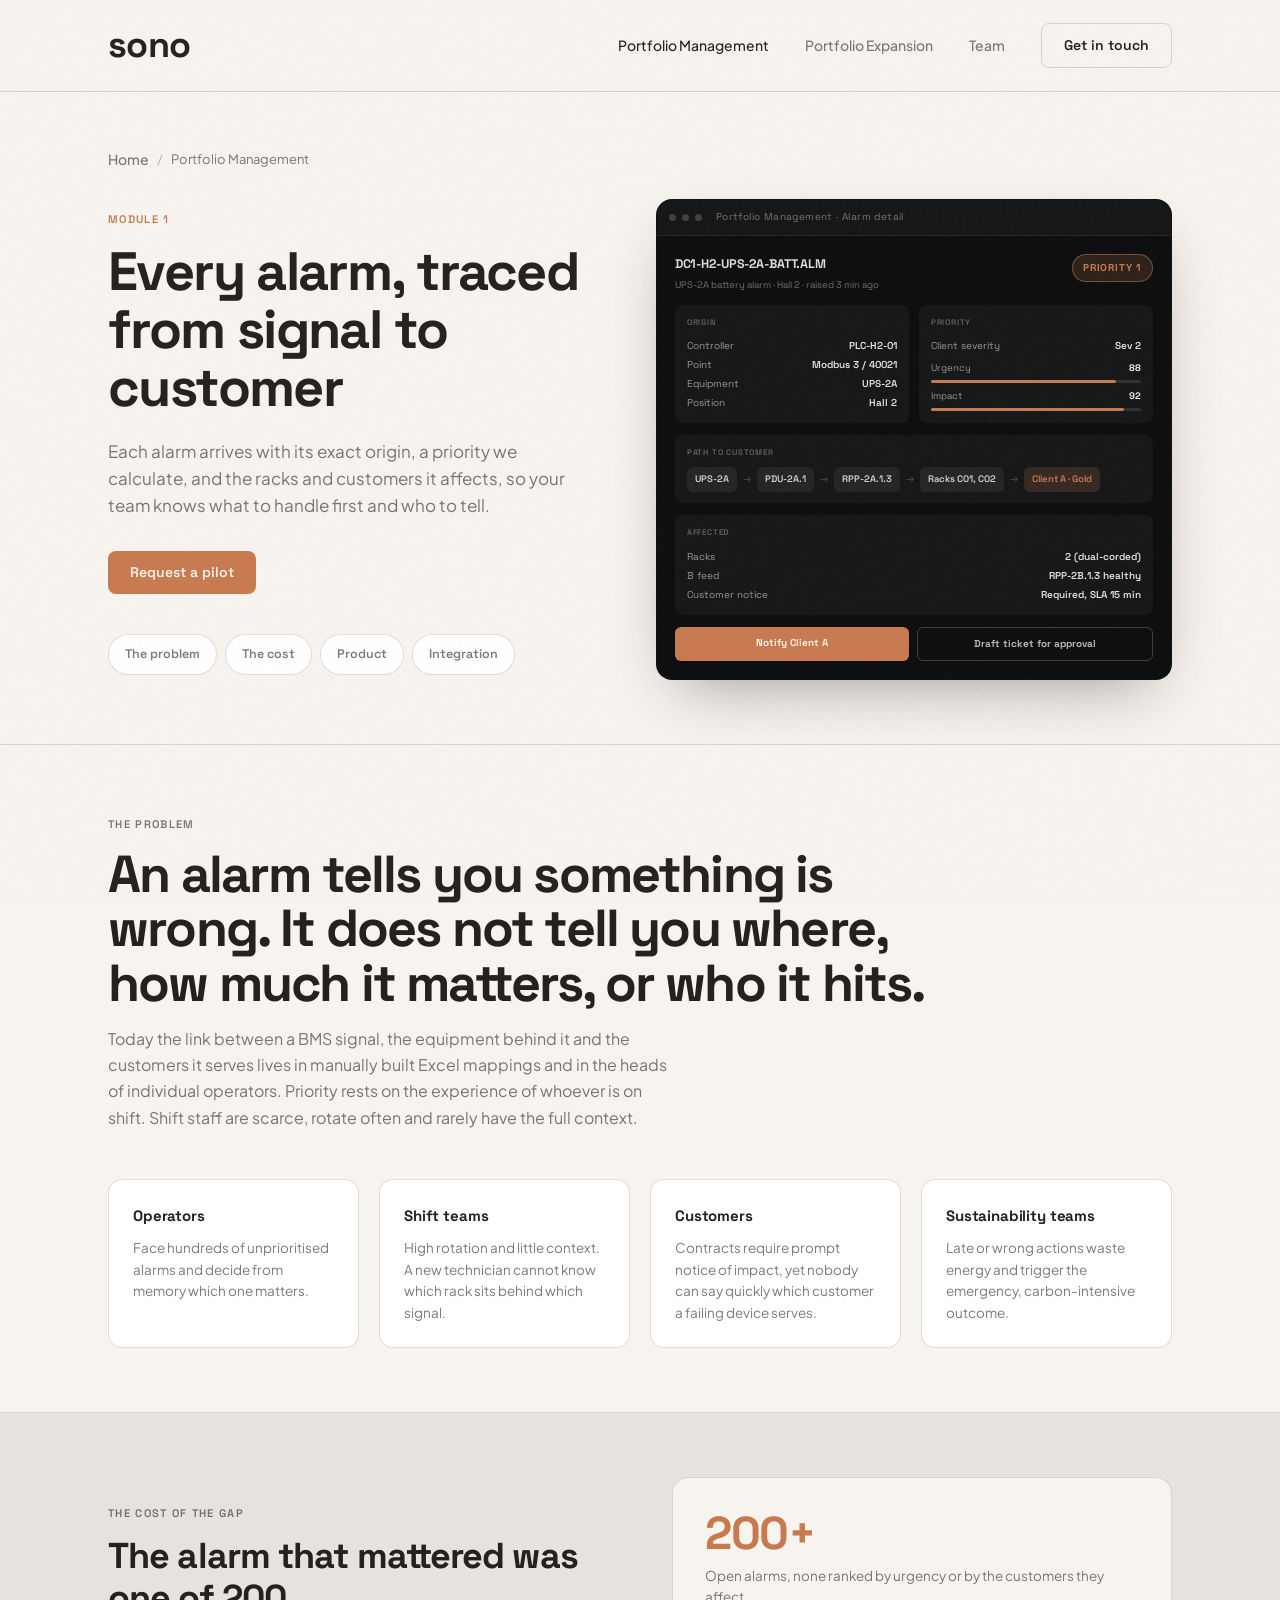
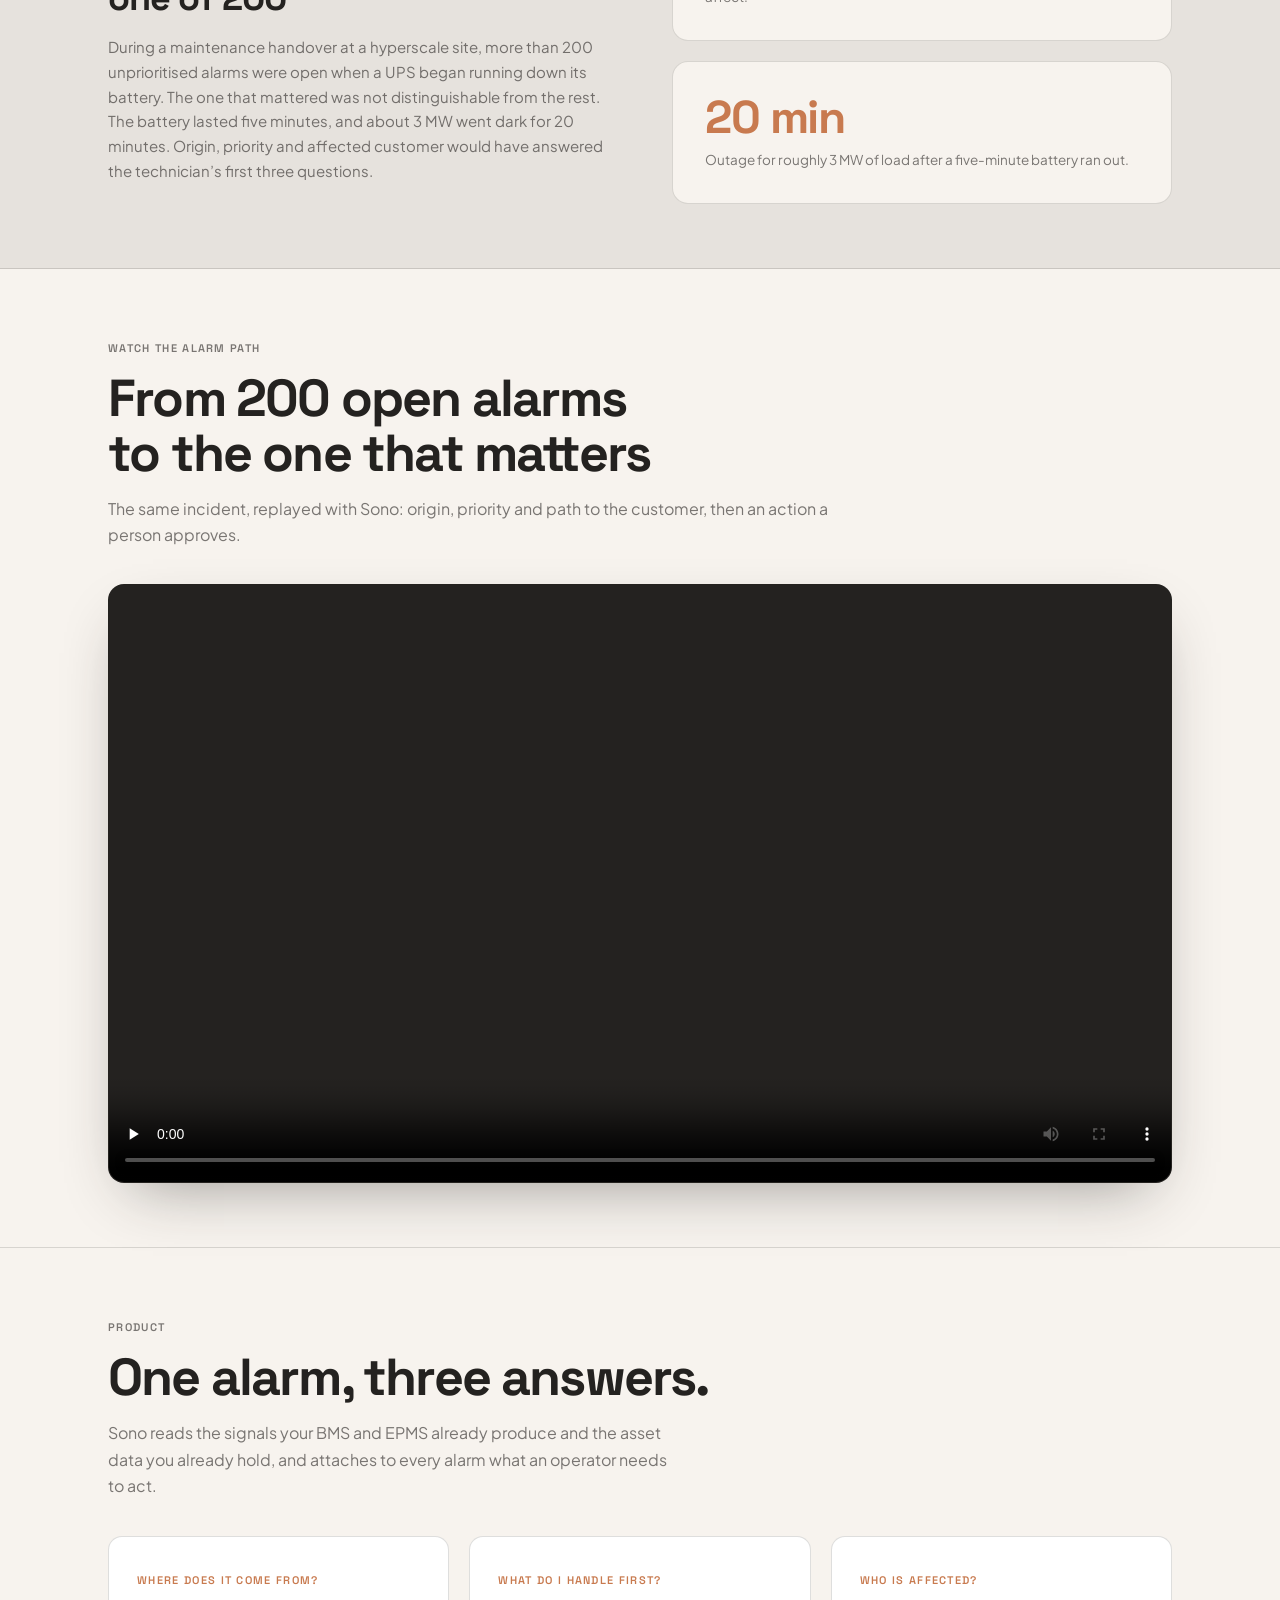
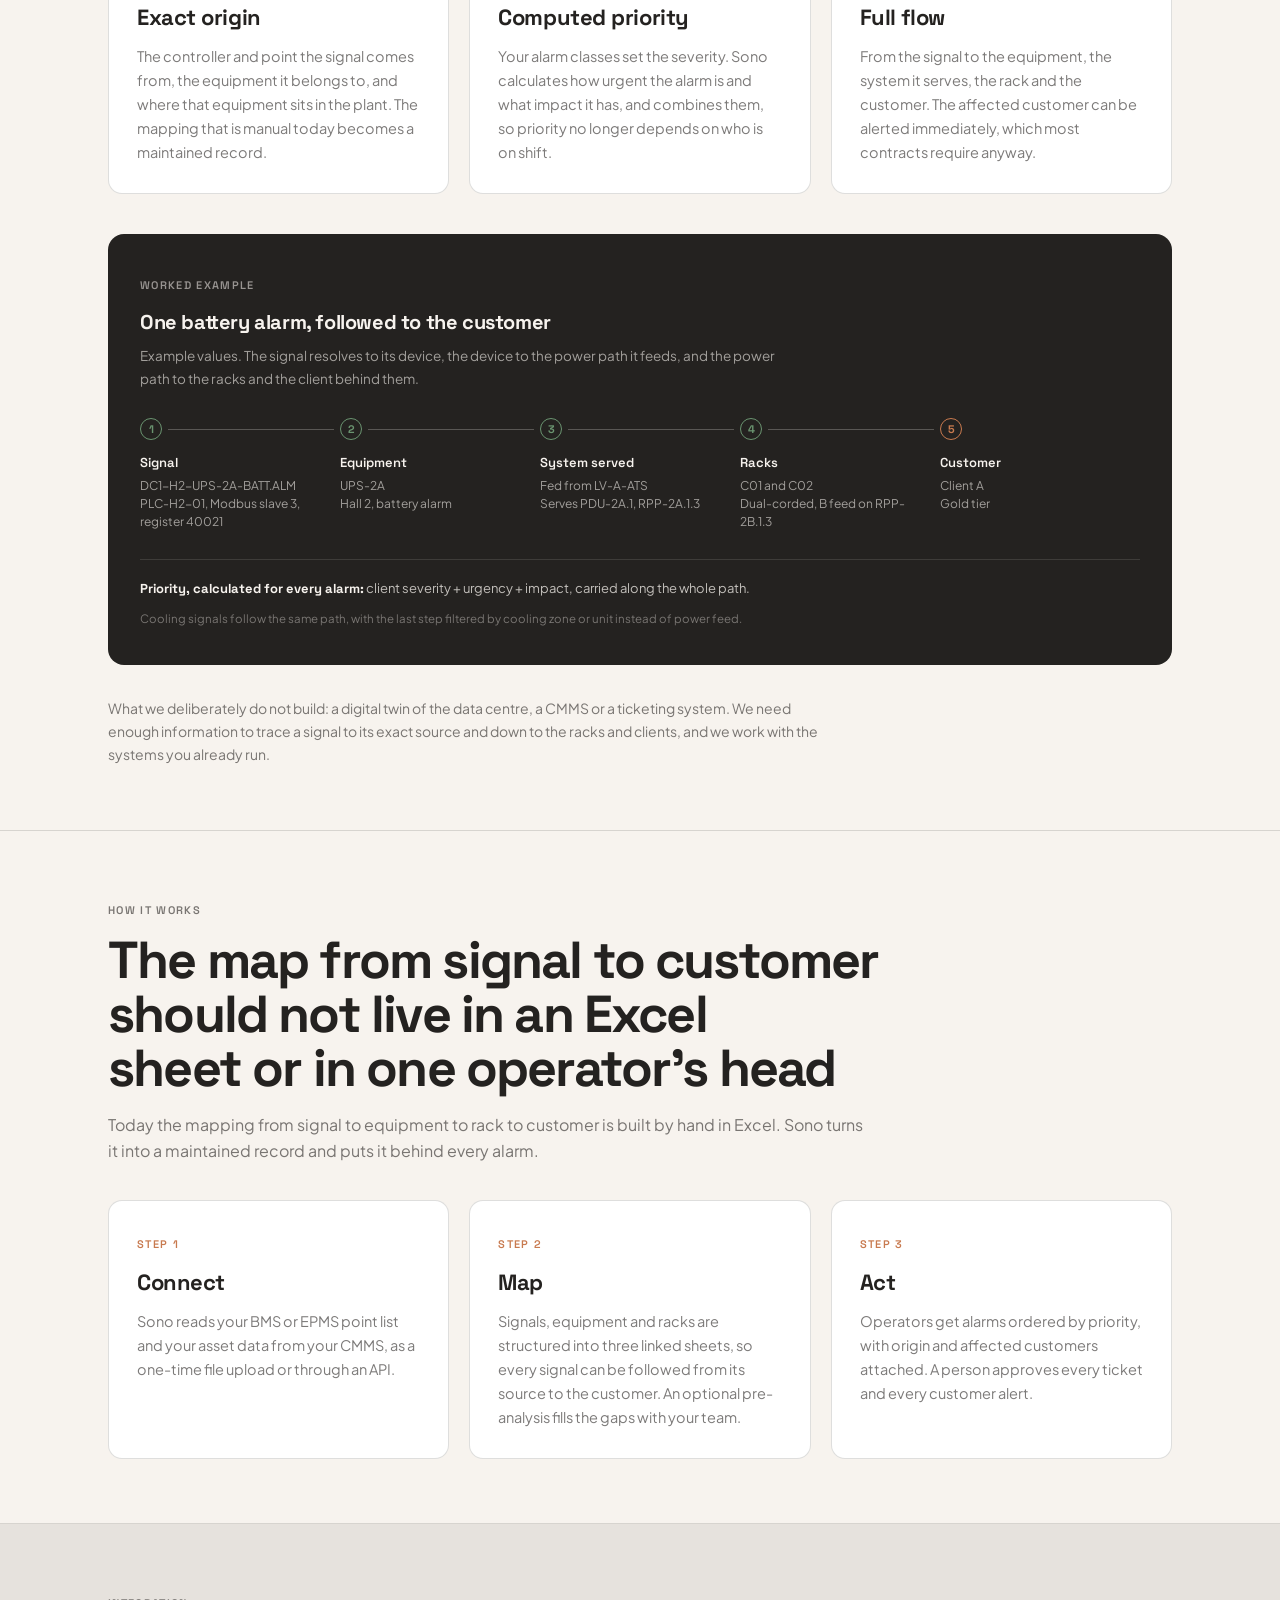
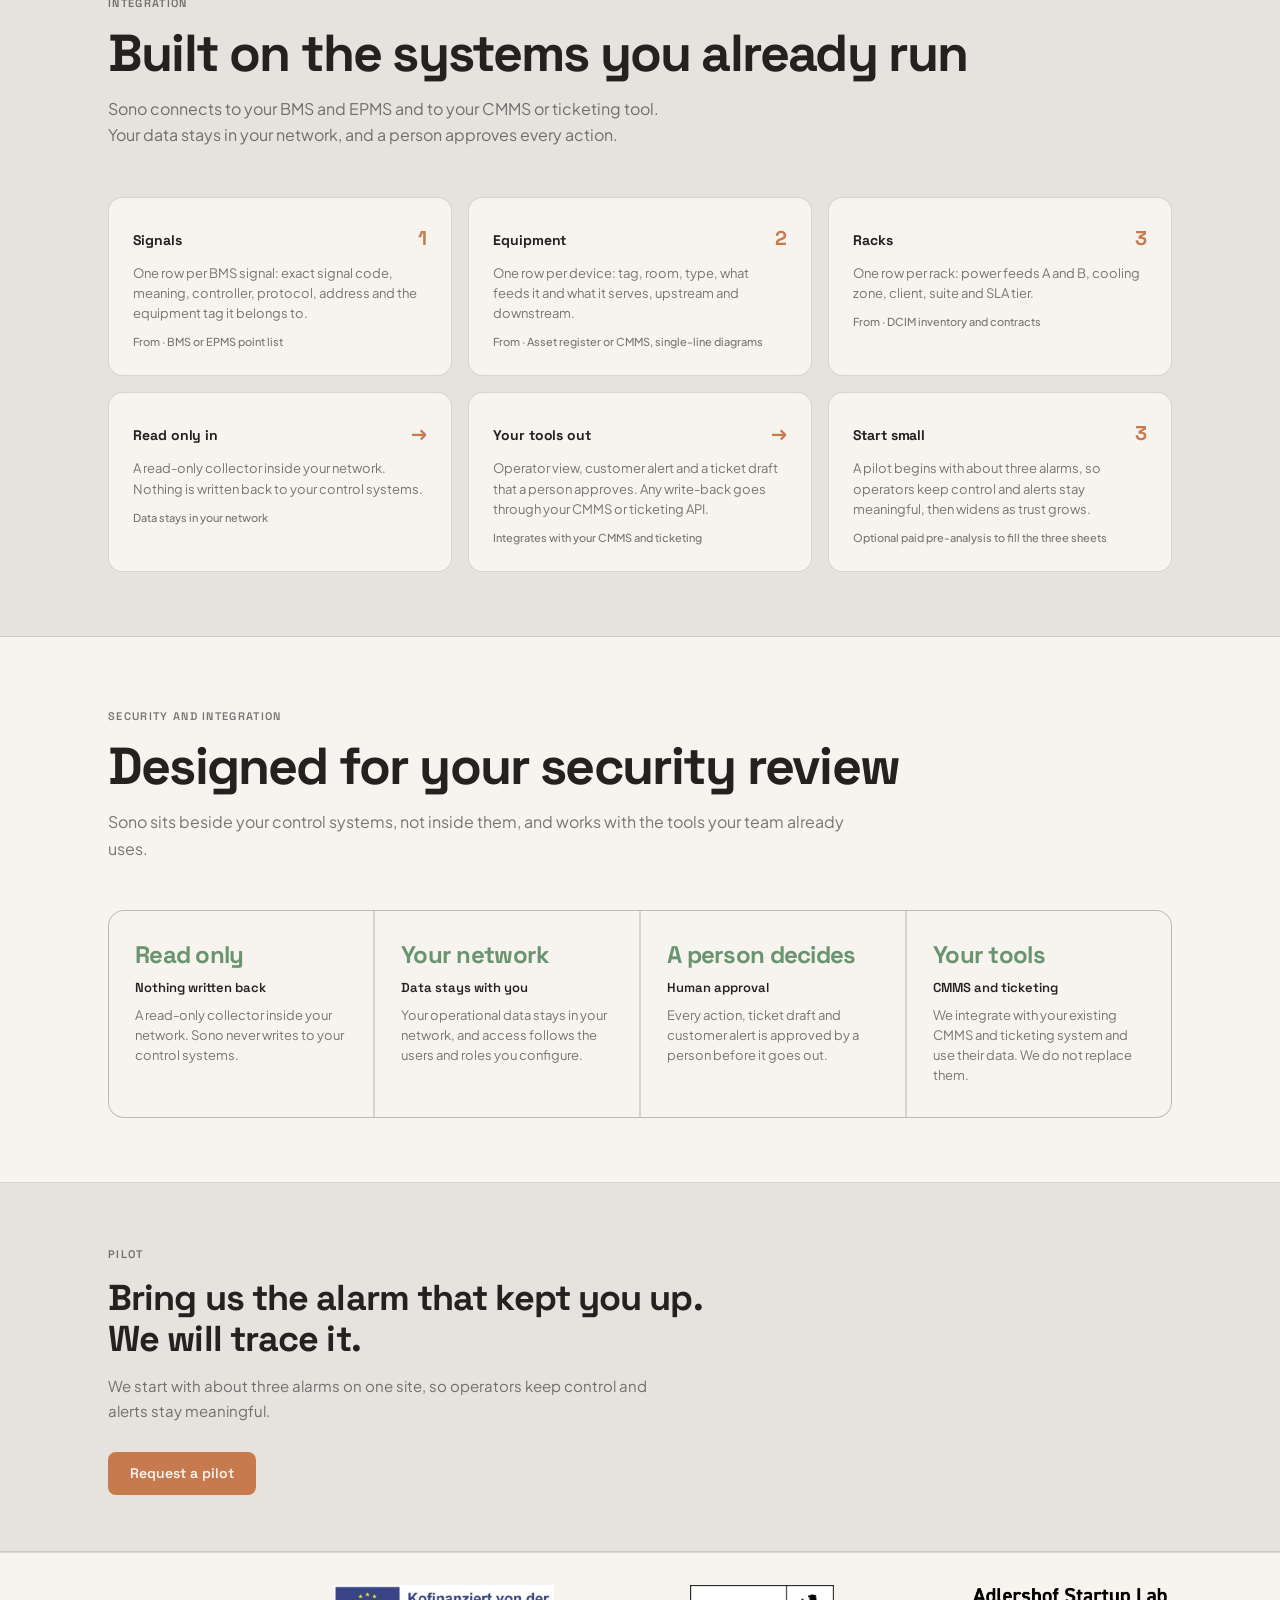
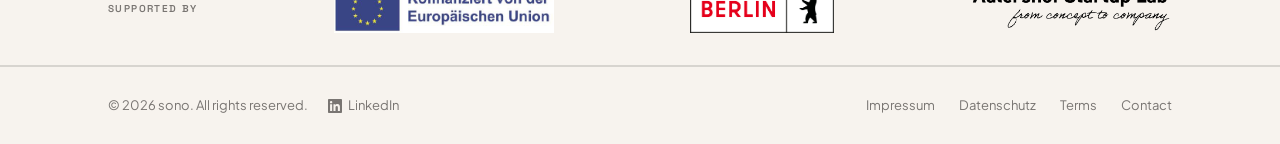
<file: portfolio-management.html>
<!DOCTYPE html>
<html lang="en">
<head>
  <meta charset="utf-8" />
  <meta name="viewport" content="width=device-width, initial-scale=1" />
  <title>Portfolio Management · sono</title>
  <meta name="description" content="Every alarm with its exact origin, a computed priority and the racks and customers it affects, built on your existing BMS and CMMS." />
  <meta property="og:title" content="Portfolio Management · sono">
  <meta property="og:description" content="Every alarm with its exact origin, a computed priority and the racks and customers it affects, built on your existing BMS and CMMS.">
  <meta property="og:type" content="website">
  <meta property="og:url" content="https://sono.so/portfolio-management.html">
  <meta property="og:image" content="https://sono.so/og-image.png">
  <meta property="og:image:width" content="1200">
  <meta property="og:image:height" content="630">
  <meta property="og:site_name" content="sono">
  <meta name="twitter:card" content="summary_large_image">
  <meta name="twitter:title" content="Portfolio Management · sono">
  <meta name="twitter:description" content="Every alarm with its exact origin, a computed priority and the racks and customers it affects, built on your existing BMS and CMMS.">
  <meta name="twitter:image" content="https://sono.so/og-image.png">
  <link rel="canonical" href="https://sono.so/portfolio-management.html">
  <link rel="icon" type="image/svg+xml" href="favicon.svg">
  <link rel="preconnect" href="https://fonts.googleapis.com">
  <link rel="preconnect" href="https://fonts.gstatic.com" crossorigin>
  <link href="https://fonts.googleapis.com/css2?family=Space+Grotesk:wght@600;700&family=Plus+Jakarta+Sans:wght@400;500&display=swap" rel="stylesheet">
  <link rel="stylesheet" href="site.css">

  <!-- Cloudflare Web Analytics -->
  <script defer src='https://static.cloudflareinsights.com/beacon.min.js' data-cf-beacon='{"token": "d7f477eff0d7458fa1a06c0c83cede21"}'></script>
  <!-- End Cloudflare Web Analytics -->
</head>
<body>

  <header>
    <div class="header-inner">
      <a href="index.html" class="nav-logo">sono</a>
      <button class="nav-toggle" type="button" aria-label="Menu" aria-expanded="false" aria-controls="site-nav"><span></span><span></span><span></span></button>
      <nav id="site-nav">
        <a href="portfolio-management.html" class="active-link">Portfolio Management</a>
        <a href="portfolio-expansion.html">Portfolio Expansion</a>
        <a href="index.html#team">Team</a>
        <a href="index.html#contact" class="btn-secondary">Get in touch</a>
      </nav>
    </div>
  </header>

  <section class="page-head">
    <div class="container">
      <nav class="breadcrumb" aria-label="Breadcrumb"><a href="index.html">Home</a><span class="sep">/</span><span>Portfolio Management</span></nav>
      <div class="page-head-grid"><div><span class="module-num">Module 1</span>
      <h1>Every alarm, traced from signal to customer</h1>
      <p class="page-sub">Each alarm arrives with its exact origin, a priority we calculate, and the racks and customers it affects, so your team knows what to handle first and who to tell.</p>
      <div class="hero-actions"><a href="index.html?interest=alarms#contact" class="btn-primary">Request a pilot</a></div><div class="page-tabs"><a class="page-tab" href="#gap">The problem</a><a class="page-tab" href="#cost">The cost</a><a class="page-tab" href="#phases">Product</a><a class="page-tab" href="#coverage">Integration</a></div></div><div><div class="shot"><div class="shot-bar"><i></i><i></i><i></i><span>Portfolio Management &middot; Alarm detail</span></div>
<div class="alarm-ui">
  <div class="au-top"><div><div class="au-id">DC1-H2-UPS-2A-BATT.ALM</div><div class="au-sub">UPS-2A battery alarm &middot; Hall 2 &middot; raised 3 min ago</div></div><div class="au-badge">PRIORITY 1</div></div>
  <div class="au-grid">
    <div class="au-box"><div class="au-h">Origin</div>
      <div class="au-row"><span>Controller</span><b>PLC-H2-01</b></div>
      <div class="au-row"><span>Point</span><b>Modbus 3 / 40021</b></div>
      <div class="au-row"><span>Equipment</span><b>UPS-2A</b></div>
      <div class="au-row"><span>Position</span><b>Hall 2</b></div></div>
    <div class="au-box"><div class="au-h">Priority</div>
      <div class="au-row"><span>Client severity</span><b>Sev 2</b></div><div class="au-bar"><div class="au-bar-top"><span>Urgency</span><b>88</b></div><div class="au-track"><div class="au-fill hot" style="width:88%"></div></div></div><div class="au-bar"><div class="au-bar-top"><span>Impact</span><b>92</b></div><div class="au-track"><div class="au-fill hot" style="width:92%"></div></div></div></div>
  </div>
  <div class="au-box"><div class="au-h">Path to customer</div>
    <div class="au-path"><span class="au-node">UPS-2A</span><span class="au-arrow">&rarr;</span><span class="au-node">PDU-2A.1</span><span class="au-arrow">&rarr;</span><span class="au-node">RPP-2A.1.3</span><span class="au-arrow">&rarr;</span><span class="au-node">Racks C01, C02</span><span class="au-arrow">&rarr;</span><span class="au-node end">Client A &middot; Gold</span></div></div>
  <div class="au-box"><div class="au-h">Affected</div>
      <div class="au-row"><span>Racks</span><b>2 (dual-corded)</b></div>
      <div class="au-row"><span>B feed</span><b>RPP-2B.1.3 healthy</b></div>
      <div class="au-row"><span>Customer notice</span><b>Required, SLA 15 min</b></div></div>
  <div class="au-actions"><div class="au-btn">Notify Client A</div><div class="au-btn ghost">Draft ticket for approval</div></div>
</div></div></div></div>
    </div>
  </section>
  <!-- The Gap -->
  <section id="gap">
    <div class="container">
      <div class="section-header reveal">
        <span class="label">The problem</span>
        <h2>An alarm tells you something is wrong. It does not tell you where, how much it matters, or who it hits.</h2>
        <p>Today the link between a BMS signal, the equipment behind it and the customers it serves lives in manually built Excel mappings and in the heads of individual operators. Priority rests on the experience of whoever is on shift. Shift staff are scarce, rotate often and rarely have the full context.</p>
      </div>
      <div class="gap-grid reveal">
        <div class="gap-card">
          <h3>Operators</h3>
          <p>Face hundreds of unprioritised alarms and decide from memory which one matters.</p>
        </div>
        <div class="gap-card">
          <h3>Shift teams</h3>
          <p>High rotation and little context. A new technician cannot know which rack sits behind which signal.</p>
        </div>
        <div class="gap-card">
          <h3>Customers</h3>
          <p>Contracts require prompt notice of impact, yet nobody can say quickly which customer a failing device serves.</p>
        </div>
        <div class="gap-card">
          <h3>Sustainability teams</h3>
          <p>Late or wrong actions waste energy and trigger the emergency, carbon-intensive outcome.</p>
        </div>
      </div>
    </div>
  </section>
  <!-- Cost of the gap -->
  <section id="cost">
    <div class="container">
      <div class="cost-layout reveal">
        <div class="cost-left">
          <span class="label">The cost of the gap</span>
          <h2>The alarm that mattered was one of 200</h2>
          <p>During a maintenance handover at a hyperscale site, more than 200 unprioritised alarms were open when a UPS began running down its battery. The one that mattered was not distinguishable from the rest. The battery lasted five minutes, and about 3&nbsp;MW went dark for 20 minutes. Origin, priority and affected customer would have answered the technician&rsquo;s first three questions.</p>
        </div>
        <div class="cost-stats">
          <div class="cost-stat">
            <div class="cost-stat-num">200+</div>
            <div class="cost-stat-label">Open alarms, none ranked by urgency or by the customers they affect.</div>
          </div>
          <div class="cost-stat">
            <div class="cost-stat-num">20 min</div>
            <div class="cost-stat-label">Outage for roughly 3&nbsp;MW of load after a five-minute battery ran out.</div>
          </div>
        </div>
      </div>
    </div>
  </section>
  <!-- Film -->
  <section id="film">
    <div class="container">
      <div class="section-header reveal">
        <span class="label">Watch the alarm path</span>
        <h2>From 200 open alarms to the one that matters</h2>
        <p class="wide">The same incident, replayed with Sono: origin, priority and path to the customer, then an action a person approves.</p>
      </div>
      <div class="film-frame reveal">
        <video controls preload="none" playsinline poster="https://147379639.fs1.hubspotusercontent-eu1.net/hubfs/147379639/poster.jpg" aria-label="Sono alarm path video, 37 seconds, no sound">
          <source src="https://147379639.fs1.hubspotusercontent-eu1.net/hubfs/147379639/sono_alarm_demo.mp4" type="video/mp4">
          Your browser does not support the video tag.
        </video>
      </div>
    </div>
  </section>
  <!-- Product -->
  <section id="phases">
    <div class="container">
      <div class="section-header reveal">
        <span class="label">Product</span>
        <h2>One alarm, three answers.</h2>
        <p>Sono reads the signals your BMS and EPMS already produce and the asset data you already hold, and attaches to every alarm what an operator needs to act.</p>
      </div>
      <div class="answer-grid reveal">
        <div class="answer-card">
          <span class="answer-q">Where does it come from?</span>
          <h3>Exact origin</h3>
          <p>The controller and point the signal comes from, the equipment it belongs to, and where that equipment sits in the plant. The mapping that is manual today becomes a maintained record.</p>
        </div>
        <div class="answer-card">
          <span class="answer-q">What do I handle first?</span>
          <h3>Computed priority</h3>
          <p>Your alarm classes set the severity. Sono calculates how urgent the alarm is and what impact it has, and combines them, so priority no longer depends on who is on shift.</p>
        </div>
        <div class="answer-card">
          <span class="answer-q">Who is affected?</span>
          <h3>Full flow</h3>
          <p>From the signal to the equipment, the system it serves, the rack and the customer. The affected customer can be alerted immediately, which most contracts require anyway.</p>
        </div>
      </div>

      <div class="path-wrap reveal">
        <span class="label">Worked example</span>
        <div class="path-title">One battery alarm, followed to the customer</div>
        <p class="path-sub">Example values. The signal resolves to its device, the device to the power path it feeds, and the power path to the racks and the client behind them.</p>
        <div class="path-steps">
          <div class="path-step"><div class="path-dot">1</div><div class="path-name">Signal</div><div class="path-val">DC1-H2-UPS-2A-BATT.ALM<br>PLC-H2-01, Modbus slave 3, register 40021</div></div>
          <div class="path-step"><div class="path-dot">2</div><div class="path-name">Equipment</div><div class="path-val">UPS-2A<br>Hall 2, battery alarm</div></div>
          <div class="path-step"><div class="path-dot">3</div><div class="path-name">System served</div><div class="path-val">Fed from LV-A-ATS<br>Serves PDU-2A.1, RPP-2A.1.3</div></div>
          <div class="path-step"><div class="path-dot">4</div><div class="path-name">Racks</div><div class="path-val">C01 and C02<br>Dual-corded, B feed on RPP-2B.1.3</div></div>
          <div class="path-step"><div class="path-dot">5</div><div class="path-name">Customer</div><div class="path-val">Client A<br>Gold tier</div></div>
        </div>
        <div class="path-prio"><strong>Priority, calculated for every alarm:</strong> client severity + urgency + impact, carried along the whole path.</div>
        <div class="path-note">Cooling signals follow the same path, with the last step filtered by cooling zone or unit instead of power feed.</div>
      </div>

      <p class="scope-note reveal">What we deliberately do not build: a digital twin of the data centre, a CMMS or a ticketing system. We need enough information to trace a signal to its exact source and down to the racks and clients, and we work with the systems you already run.</p>
    </div>
  </section>
  <!-- Integration -->
  <!-- How it works -->
  <section id="how">
    <div class="container">
      <div class="section-header reveal">
        <span class="label">How it works</span>
        <h2>The map from signal to customer should not live in an Excel sheet or in one operator&rsquo;s head</h2>
        <p class="wide">Today the mapping from signal to equipment to rack to customer is built by hand in Excel. Sono turns it into a maintained record and puts it behind every alarm.</p>
      </div>
      <div class="answer-grid reveal">
        <div class="answer-card"><span class="answer-q">Step 1</span><h3>Connect</h3><p>Sono reads your BMS or EPMS point list and your asset data from your CMMS, as a one-time file upload or through an API.</p></div>
        <div class="answer-card"><span class="answer-q">Step 2</span><h3>Map</h3><p>Signals, equipment and racks are structured into three linked sheets, so every signal can be followed from its source to the customer. An optional pre-analysis fills the gaps with your team.</p></div>
        <div class="answer-card"><span class="answer-q">Step 3</span><h3>Act</h3><p>Operators get alarms ordered by priority, with origin and affected customers attached. A person approves every ticket and every customer alert.</p></div>
      </div>
    </div>
  </section>

  <section id="coverage">
    <div class="container">
      <div class="section-header reveal">
        <span class="label">Integration</span>
        <h2>Built on the systems you already run</h2>
        <p>Sono connects to your BMS and EPMS and to your CMMS or ticketing tool. Your data stays in your network, and a person approves every action.</p>
      </div>
      <div class="coverage-grid reveal">
        <div class="coverage-card">
          <div class="coverage-card-top"><h3>Signals</h3><span class="coverage-count">1</span></div>
          <p>One row per BMS signal: exact signal code, meaning, controller, protocol, address and the equipment tag it belongs to.</p>
          <div class="coverage-model">From &middot; BMS or EPMS point list</div>
        </div>
        <div class="coverage-card">
          <div class="coverage-card-top"><h3>Equipment</h3><span class="coverage-count">2</span></div>
          <p>One row per device: tag, room, type, what feeds it and what it serves, upstream and downstream.</p>
          <div class="coverage-model">From &middot; Asset register or CMMS, single-line diagrams</div>
        </div>
        <div class="coverage-card">
          <div class="coverage-card-top"><h3>Racks</h3><span class="coverage-count">3</span></div>
          <p>One row per rack: power feeds A and B, cooling zone, client, suite and SLA tier.</p>
          <div class="coverage-model">From &middot; DCIM inventory and contracts</div>
        </div>
        <div class="coverage-card">
          <div class="coverage-card-top"><h3>Read only in</h3><span class="coverage-count">&rarr;</span></div>
          <p>A read-only collector inside your network. Nothing is written back to your control systems.</p>
          <div class="coverage-model">Data stays in your network</div>
        </div>
        <div class="coverage-card">
          <div class="coverage-card-top"><h3>Your tools out</h3><span class="coverage-count">&rarr;</span></div>
          <p>Operator view, customer alert and a ticket draft that a person approves. Any write-back goes through your CMMS or ticketing API.</p>
          <div class="coverage-model">Integrates with your CMMS and ticketing</div>
        </div>
        <div class="coverage-card">
          <div class="coverage-card-top"><h3>Start small</h3><span class="coverage-count">3</span></div>
          <p>A pilot begins with about three alarms, so operators keep control and alerts stay meaningful, then widens as trust grows.</p>
          <div class="coverage-model">Optional paid pre-analysis to fill the three sheets</div>
        </div>
      </div>
    </div>
  </section>

  <!-- Trust -->
  <section id="trust">
    <div class="container">
      <div class="section-header reveal">
        <span class="label">Security and integration</span>
        <h2>Designed for your security review</h2>
        <p class="wide">Sono sits beside your control systems, not inside them, and works with the tools your team already uses.</p>
      </div>
      <div class="value-grid reveal">
        <div class="value-cell"><div class="value-num sm">Read only</div><div class="value-title">Nothing written back</div><div class="value-desc">A read-only collector inside your network. Sono never writes to your control systems.</div></div>
        <div class="value-cell"><div class="value-num sm">Your network</div><div class="value-title">Data stays with you</div><div class="value-desc">Your operational data stays in your network, and access follows the users and roles you configure.</div></div>
        <div class="value-cell"><div class="value-num sm">A person decides</div><div class="value-title">Human approval</div><div class="value-desc">Every action, ticket draft and customer alert is approved by a person before it goes out.</div></div>
        <div class="value-cell"><div class="value-num sm">Your tools</div><div class="value-title">CMMS and ticketing</div><div class="value-desc">We integrate with your existing CMMS and ticketing system and use their data. We do not replace them.</div></div>
      </div>
    </div>
  </section>

  <section class="cta-band">
    <div class="container reveal">
      <span class="label">Pilot</span>
      <h2>Bring us the alarm that kept you up. We will trace it.</h2>
      <p>We start with about three alarms on one site, so operators keep control and alerts stay meaningful.</p>
      <a href="index.html?interest=alarms#contact" class="btn-primary">Request a pilot</a>
    </div>
  </section>
<!-- Funders bar -->
  <div class="funders-bar">
    <div class="container funders-inner">
      <span class="funders-label">Supported by</span>
      <a href="https://european-union.europa.eu/index_en" target="_blank" rel="noopener noreferrer" class="funder-logo-link" aria-label="European Union">
        <img src="./logos/EU-Fahne-Kofinanziert_horizontal.PNG" alt="Kofinanziert von der Europäischen Union" class="funder-logo funder-eu" />
      </a>
      <a href="https://www.berlin.de/en/" target="_blank" rel="noopener noreferrer" class="funder-logo-link" aria-label="Senatsverwaltung für Wirtschaft, Energie und Betriebe Berlin">
        <img src="./logos/B_SEN_WiEnBe_Logo_kurz.png" alt="Senatsverwaltung für Wirtschaft, Energie und Betriebe Berlin" class="funder-logo funder-berlin" />
      </a>
      <a href="https://www.adlershof.de/en/startuplab" target="_blank" rel="noopener noreferrer" class="funder-logo-link" aria-label="Adlershof Startup Lab">
        <img src="./logos/Adlershof_Startup_Lab.png" alt="Adlershof Startup Lab from concept to company" class="funder-logo funder-asl" />
      </a>
    </div>
  </div>

  <!-- Footer -->
  <footer>
    <div class="container footer-inner">
      <div style="display:flex; align-items:center; gap:20px; flex-wrap:wrap;">
        <p>&copy; <span id="year"></span> sono. All rights reserved.</p>
        <a href="https://www.linkedin.com/company/sonoenergy/" target="_blank" rel="noopener noreferrer" class="footer-linkedin" style="font-size:13px; color:var(--ink-60); text-decoration:none; transition:color 0.2s;" onmouseover="this.style.color='var(--ink)'" onmouseout="this.style.color='var(--ink-60)'">
          <svg width="14" height="14" viewBox="0 0 24 24" fill="currentColor" aria-label="LinkedIn"><path d="M20.447 20.452h-3.554v-5.569c0-1.328-.027-3.037-1.852-3.037-1.853 0-2.136 1.445-2.136 2.939v5.667H9.351V9h3.414v1.561h.046c.477-.9 1.637-1.85 3.37-1.85 3.601 0 4.267 2.37 4.267 5.455v6.286zM5.337 7.433a2.062 2.062 0 01-2.063-2.065 2.064 2.064 0 112.063 2.065zm1.782 13.019H3.555V9h3.564v11.452zM22.225 0H1.771C.792 0 0 .774 0 1.729v20.542C0 23.227.792 24 1.771 24h20.451C23.2 24 24 23.227 24 22.271V1.729C24 .774 23.2 0 22.222 0h.003z"/></svg>
          LinkedIn
        </a>
      </div>
      <div class="footer-links">
        <a href="legal/impressum.html" id="link-impressum">Impressum</a>
        <a href="legal/datenschutz.html" id="link-datenschutz">Datenschutz</a>
        <a href="legal/terms.html" id="link-terms">Terms</a>
        <a href="index.html#contact">Contact</a>
      </div>
    </div>
  </footer>

    <div id="legal-modals"></div>

  <script src="js/main.js" defer></script>
  <script src="js/legal.js" defer></script>
</body>
</html>
</file>
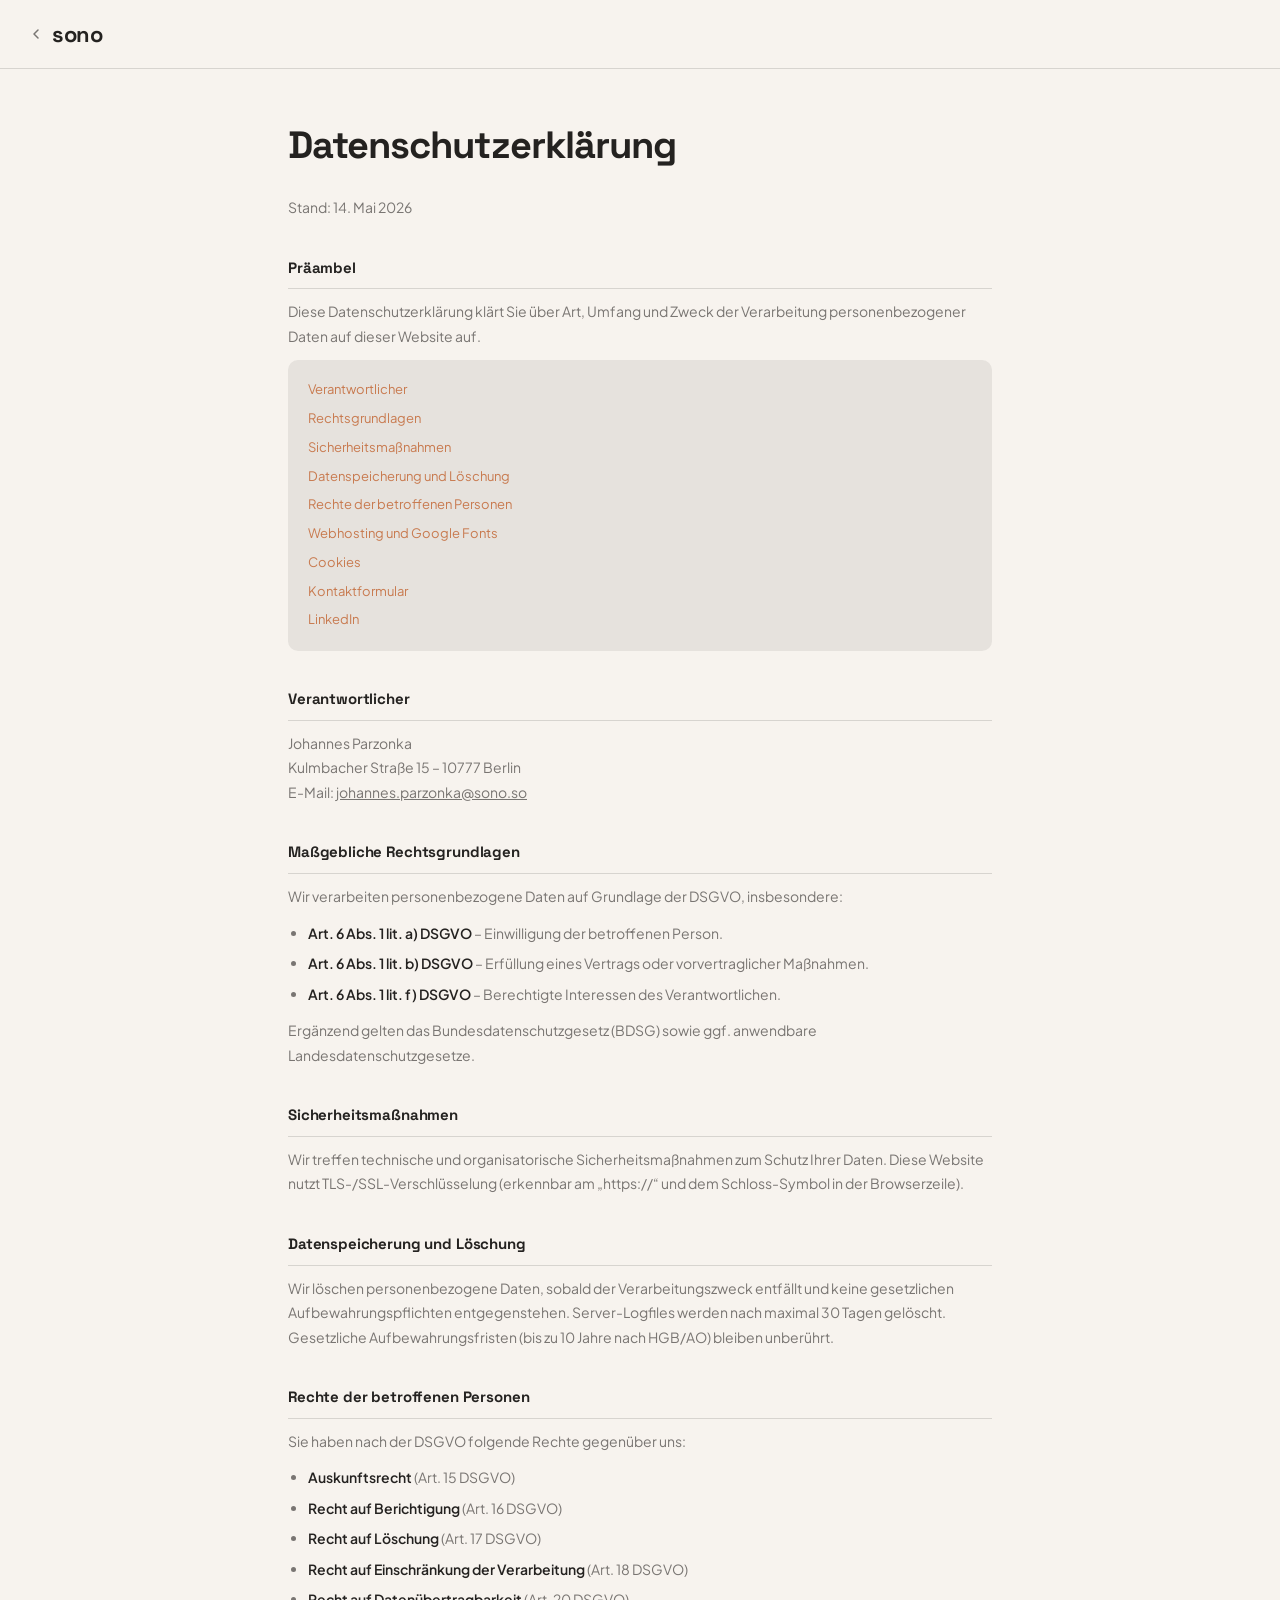
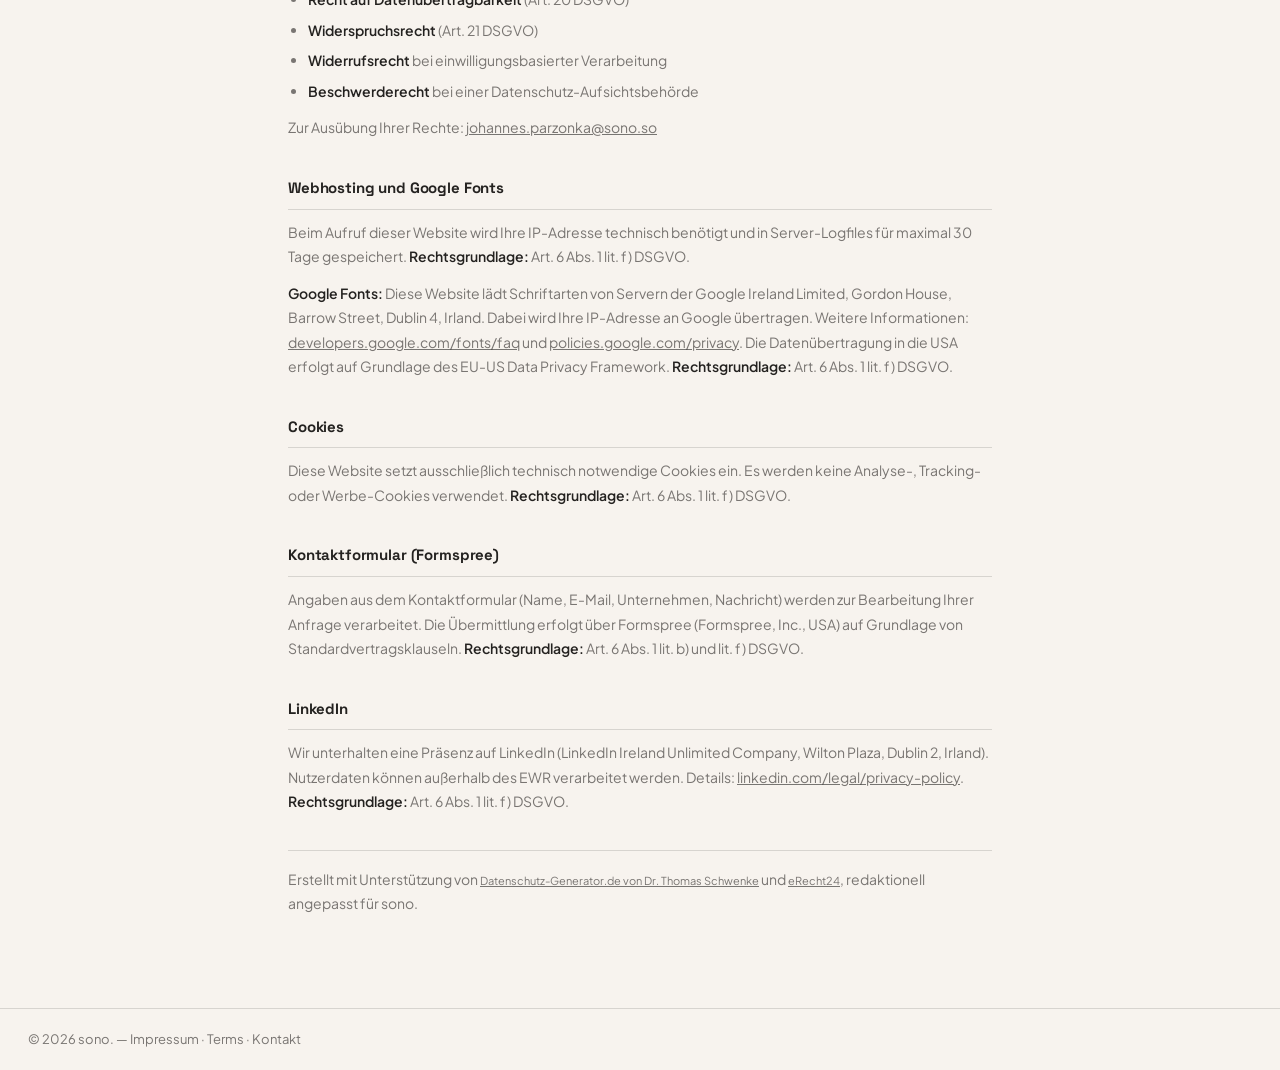
<file: legal/datenschutz.html>
<!DOCTYPE html>
<html lang="de">
<head>
  <meta charset="utf-8" />
  <meta name="viewport" content="width=device-width, initial-scale=1" />
  <title>Datenschutz · sono</title>
  <link rel="icon" type="image/svg+xml" href="../favicon.svg">
  <link rel="preconnect" href="https://fonts.googleapis.com">
  <link rel="preconnect" href="https://fonts.gstatic.com" crossorigin>
  <link href="https://fonts.googleapis.com/css2?family=Space+Grotesk:wght@600;700&family=Plus+Jakarta+Sans:wght@400;500&display=swap" rel="stylesheet">
  <link rel="stylesheet" href="legal.css">
</head>
<body>
  <header class="legal-header">
    <a href="../index.html" class="legal-back">
      <svg width="16" height="16" viewBox="0 0 16 16" fill="none" xmlns="http://www.w3.org/2000/svg">
        <path d="M10 12L6 8L10 4" stroke="currentColor" stroke-width="1.5" stroke-linecap="round" stroke-linejoin="round"/>
      </svg>
      sono
    </a>
  </header>

  <main class="legal-page">
    <div class="legal-content">

      <h1>Datenschutzerkl&auml;rung</h1>
      <p class="legal-date">Stand: 14. Mai 2026</p>

      <h2 id="ds-praambel">Pr&auml;ambel</h2>
      <p>Diese Datenschutzerkl&auml;rung kl&auml;rt Sie &uuml;ber Art, Umfang und Zweck der Verarbeitung personenbezogener Daten auf dieser Website auf.</p>

      <nav class="legal-toc" aria-label="Inhaltsverzeichnis">
        <ul class="index">
          <li><a class="index-link" href="#ds-verantwortlicher">Verantwortlicher</a></li>
          <li><a class="index-link" href="#ds-rechtsgrundlagen">Rechtsgrundlagen</a></li>
          <li><a class="index-link" href="#ds-sicherheit">Sicherheitsma&szlig;nahmen</a></li>
          <li><a class="index-link" href="#ds-speicherung">Datenspeicherung und L&ouml;schung</a></li>
          <li><a class="index-link" href="#ds-rechte">Rechte der betroffenen Personen</a></li>
          <li><a class="index-link" href="#ds-hosting">Webhosting und Google Fonts</a></li>
          <li><a class="index-link" href="#ds-cookies">Cookies</a></li>
          <li><a class="index-link" href="#ds-kontakt">Kontaktformular</a></li>
          <li><a class="index-link" href="#ds-linkedin">LinkedIn</a></li>
        </ul>
      </nav>

      <h2 id="ds-verantwortlicher">Verantwortlicher</h2>
      <p>
        Johannes Parzonka<br>
        Kulmbacher Stra&szlig;e 15 &ndash; 10777 Berlin<br>
        E-Mail: <a href="mailto:johannes.parzonka@sono.so">johannes.parzonka@sono.so</a>
      </p>

      <h2 id="ds-rechtsgrundlagen">Ma&szlig;gebliche Rechtsgrundlagen</h2>
      <p>Wir verarbeiten personenbezogene Daten auf Grundlage der DSGVO, insbesondere:</p>
      <ul>
        <li><strong>Art. 6 Abs. 1 lit. a) DSGVO</strong> &ndash; Einwilligung der betroffenen Person.</li>
        <li><strong>Art. 6 Abs. 1 lit. b) DSGVO</strong> &ndash; Erf&uuml;llung eines Vertrags oder vorvertraglicher Ma&szlig;nahmen.</li>
        <li><strong>Art. 6 Abs. 1 lit. f) DSGVO</strong> &ndash; Berechtigte Interessen des Verantwortlichen.</li>
      </ul>
      <p>Erg&auml;nzend gelten das Bundesdatenschutzgesetz (BDSG) sowie ggf. anwendbare Landesdatenschutzgesetze.</p>

      <h2 id="ds-sicherheit">Sicherheitsma&szlig;nahmen</h2>
      <p>Wir treffen technische und organisatorische Sicherheitsma&szlig;nahmen zum Schutz Ihrer Daten. Diese Website nutzt TLS-/SSL-Verschl&uuml;sselung (erkennbar am &bdquo;https://&ldquo; und dem Schloss-Symbol in der Browserzeile).</p>

      <h2 id="ds-speicherung">Datenspeicherung und L&ouml;schung</h2>
      <p>Wir l&ouml;schen personenbezogene Daten, sobald der Verarbeitungszweck entf&auml;llt und keine gesetzlichen Aufbewahrungspflichten entgegenstehen. Server-Logfiles werden nach maximal 30 Tagen gel&ouml;scht. Gesetzliche Aufbewahrungsfristen (bis zu 10 Jahre nach HGB/AO) bleiben unber&uuml;hrt.</p>

      <h2 id="ds-rechte">Rechte der betroffenen Personen</h2>
      <p>Sie haben nach der DSGVO folgende Rechte gegen&uuml;ber uns:</p>
      <ul>
        <li><strong>Auskunftsrecht</strong> (Art. 15 DSGVO)</li>
        <li><strong>Recht auf Berichtigung</strong> (Art. 16 DSGVO)</li>
        <li><strong>Recht auf L&ouml;schung</strong> (Art. 17 DSGVO)</li>
        <li><strong>Recht auf Einschr&auml;nkung der Verarbeitung</strong> (Art. 18 DSGVO)</li>
        <li><strong>Recht auf Daten&uuml;bertragbarkeit</strong> (Art. 20 DSGVO)</li>
        <li><strong>Widerspruchsrecht</strong> (Art. 21 DSGVO)</li>
        <li><strong>Widerrufsrecht</strong> bei einwilligungsbasierter Verarbeitung</li>
        <li><strong>Beschwerderecht</strong> bei einer Datenschutz-Aufsichtsbeh&ouml;rde</li>
      </ul>
      <p>Zur Aus&uuml;bung Ihrer Rechte: <a href="mailto:johannes.parzonka@sono.so">johannes.parzonka@sono.so</a></p>

      <h2 id="ds-hosting">Webhosting und Google Fonts</h2>
      <p>Beim Aufruf dieser Website wird Ihre IP-Adresse technisch ben&ouml;tigt und in Server-Logfiles f&uuml;r maximal 30 Tage gespeichert. <strong>Rechtsgrundlage:</strong> Art. 6 Abs. 1 lit. f) DSGVO.</p>
      <p><strong>Google Fonts:</strong> Diese Website l&auml;dt Schriftarten von Servern der Google Ireland Limited, Gordon House, Barrow Street, Dublin 4, Irland. Dabei wird Ihre IP-Adresse an Google &uuml;bertragen. Weitere Informationen: <a href="https://developers.google.com/fonts/faq" target="_blank" rel="noopener noreferrer">developers.google.com/fonts/faq</a> und <a href="https://policies.google.com/privacy?hl=de" target="_blank" rel="noopener noreferrer">policies.google.com/privacy</a>. Die Daten&uuml;bertragung in die USA erfolgt auf Grundlage des EU-US Data Privacy Framework. <strong>Rechtsgrundlage:</strong> Art. 6 Abs. 1 lit. f) DSGVO.</p>

      <h2 id="ds-cookies">Cookies</h2>
      <p>Diese Website setzt ausschlie&szlig;lich technisch notwendige Cookies ein. Es werden keine Analyse-, Tracking- oder Werbe-Cookies verwendet. <strong>Rechtsgrundlage:</strong> Art. 6 Abs. 1 lit. f) DSGVO.</p>

      <h2 id="ds-kontakt">Kontaktformular (Formspree)</h2>
      <p>Angaben aus dem Kontaktformular (Name, E-Mail, Unternehmen, Nachricht) werden zur Bearbeitung Ihrer Anfrage verarbeitet. Die &Uuml;bermittlung erfolgt &uuml;ber Formspree (Formspree, Inc., USA) auf Grundlage von Standardvertragsklauseln. <strong>Rechtsgrundlage:</strong> Art. 6 Abs. 1 lit. b) und lit. f) DSGVO.</p>

      <h2 id="ds-linkedin">LinkedIn</h2>
      <p>Wir unterhalten eine Pr&auml;senz auf LinkedIn (LinkedIn Ireland Unlimited Company, Wilton Plaza, Dublin 2, Irland). Nutzerdaten k&ouml;nnen au&szlig;erhalb des EWR verarbeitet werden. Details: <a href="https://www.linkedin.com/legal/privacy-policy" target="_blank" rel="noopener noreferrer">linkedin.com/legal/privacy-policy</a>. <strong>Rechtsgrundlage:</strong> Art. 6 Abs. 1 lit. f) DSGVO.</p>

      <p class="legal-seal">Erstellt mit Unterst&uuml;tzung von <a href="https://datenschutz-generator.de/" target="_blank" rel="noopener noreferrer nofollow">Datenschutz-Generator.de von Dr. Thomas Schwenke</a> und <a href="https://www.e-recht24.de" target="_blank" rel="noopener noreferrer">eRecht24</a>, redaktionell angepasst f&uuml;r sono.</p>

    </div>
  </main>

  <footer class="legal-footer">
    <p>&copy; <span id="year"></span> sono. &mdash;
      <a href="impressum.html">Impressum</a> &middot;
      <a href="terms.html">Terms</a> &middot;
      <a href="../index.html#contact">Kontakt</a>
    </p>
  </footer>
  <script>document.getElementById('year').textContent = new Date().getFullYear();</script>
</body>
</html>
</file>
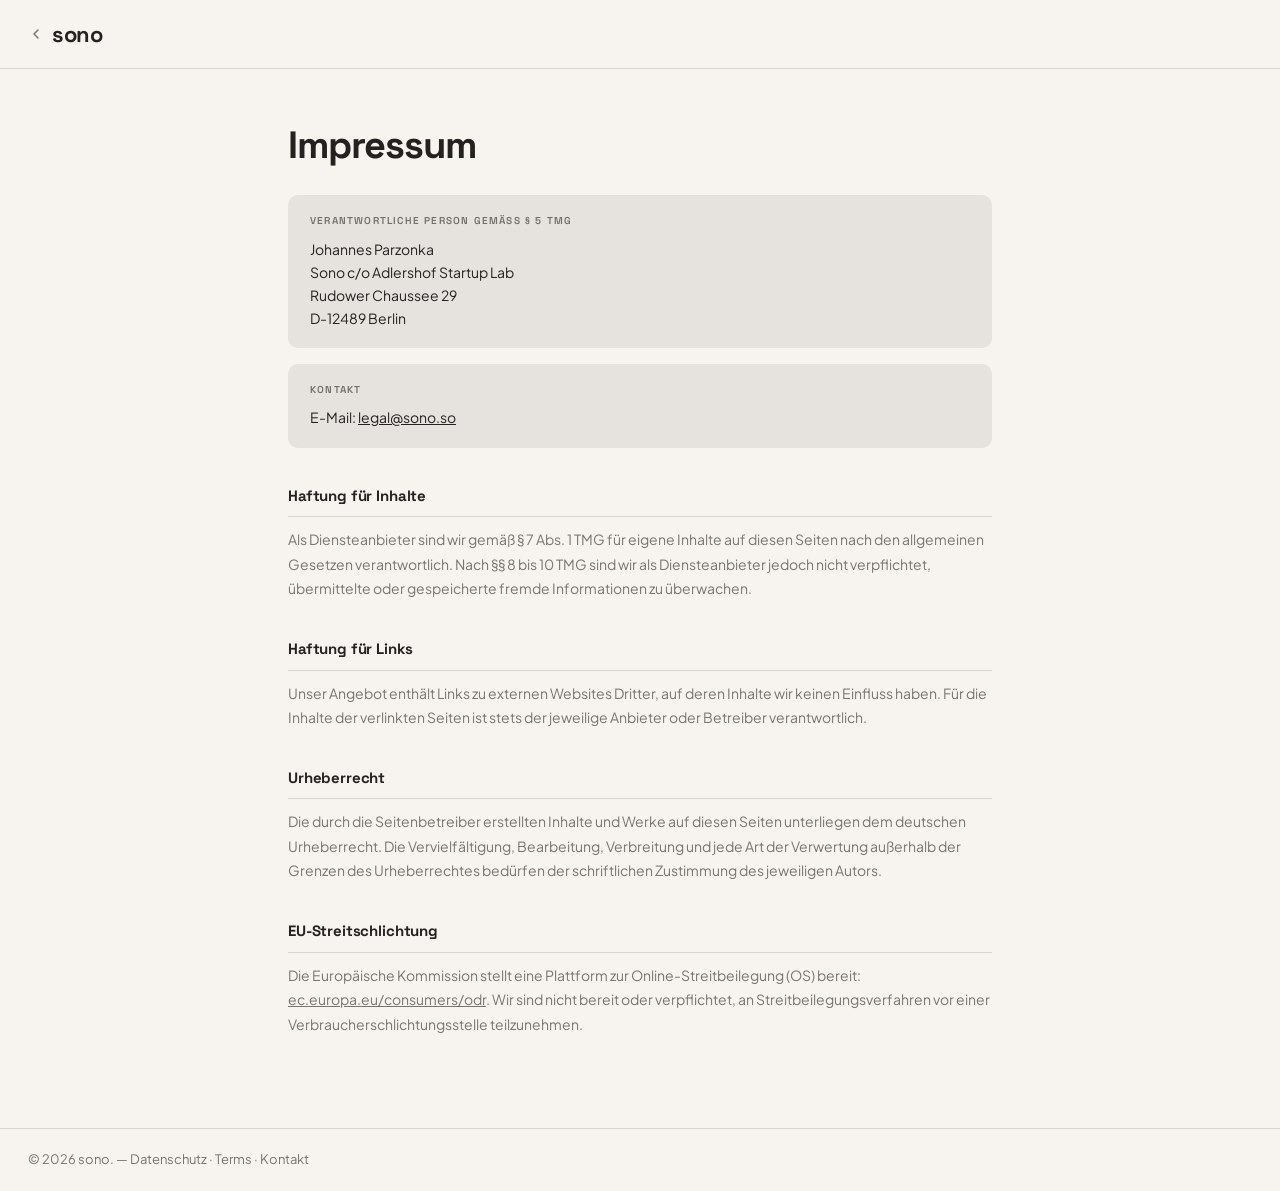
<file: legal/impressum.html>
<!DOCTYPE html>
<html lang="de">
<head>
  <meta charset="utf-8" />
  <meta name="viewport" content="width=device-width, initial-scale=1" />
  <title>Impressum · sono</title>
  <link rel="icon" type="image/svg+xml" href="../favicon.svg">
  <link rel="preconnect" href="https://fonts.googleapis.com">
  <link rel="preconnect" href="https://fonts.gstatic.com" crossorigin>
  <link href="https://fonts.googleapis.com/css2?family=Space+Grotesk:wght@600;700&family=Plus+Jakarta+Sans:wght@400;500&display=swap" rel="stylesheet">
  <link rel="stylesheet" href="legal.css">
</head>
<body>
  <header class="legal-header">
    <a href="../index.html" class="legal-back">
      <svg width="16" height="16" viewBox="0 0 16 16" fill="none" xmlns="http://www.w3.org/2000/svg">
        <path d="M10 12L6 8L10 4" stroke="currentColor" stroke-width="1.5" stroke-linecap="round" stroke-linejoin="round"/>
      </svg>
      sono
    </a>
  </header>

  <main class="legal-page">
    <div class="legal-content">

      <h1>Impressum</h1>

      <div class="impressum-block">
        <span class="imp-label">Verantwortliche Person gem&auml;&szlig; &sect;&nbsp;5 TMG</span>
        <p>
          Johannes Parzonka<br>
          Sono c/o Adlershof Startup Lab<br>
          Rudower Chaussee 29<br>
          D-12489 Berlin
        </p>
      </div>

      <div class="impressum-block">
        <span class="imp-label">Kontakt</span>
        <p>E-Mail: <a href="mailto:legal@sono.so">legal@sono.so</a></p>
      </div>

      <h2>Haftung f&uuml;r Inhalte</h2>
      <p>Als Diensteanbieter sind wir gem&auml;&szlig; &sect;&nbsp;7 Abs.&nbsp;1 TMG f&uuml;r eigene Inhalte auf diesen Seiten nach den allgemeinen Gesetzen verantwortlich. Nach &sect;&sect;&nbsp;8 bis 10 TMG sind wir als Diensteanbieter jedoch nicht verpflichtet, &uuml;bermittelte oder gespeicherte fremde Informationen zu &uuml;berwachen.</p>

      <h2>Haftung f&uuml;r Links</h2>
      <p>Unser Angebot enth&auml;lt Links zu externen Websites Dritter, auf deren Inhalte wir keinen Einfluss haben. F&uuml;r die Inhalte der verlinkten Seiten ist stets der jeweilige Anbieter oder Betreiber verantwortlich.</p>

      <h2>Urheberrecht</h2>
      <p>Die durch die Seitenbetreiber erstellten Inhalte und Werke auf diesen Seiten unterliegen dem deutschen Urheberrecht. Die Vervielf&auml;ltigung, Bearbeitung, Verbreitung und jede Art der Verwertung au&szlig;erhalb der Grenzen des Urheberrechtes bed&uuml;rfen der schriftlichen Zustimmung des jeweiligen Autors.</p>

      <h2>EU-Streitschlichtung</h2>
      <p>Die Europ&auml;ische Kommission stellt eine Plattform zur Online-Streitbeilegung (OS) bereit: <a href="https://ec.europa.eu/consumers/odr/" target="_blank" rel="noopener noreferrer">ec.europa.eu/consumers/odr</a>. Wir sind nicht bereit oder verpflichtet, an Streitbeilegungsverfahren vor einer Verbraucherschlichtungsstelle teilzunehmen.</p>

    </div>
  </main>

  <footer class="legal-footer">
    <p>&copy; <span id="year"></span> sono. &mdash;
      <a href="datenschutz.html">Datenschutz</a> &middot;
      <a href="terms.html">Terms</a> &middot;
      <a href="../index.html#contact">Kontakt</a>
    </p>
  </footer>
  <script>document.getElementById('year').textContent = new Date().getFullYear();</script>
</body>
</html>
</file>
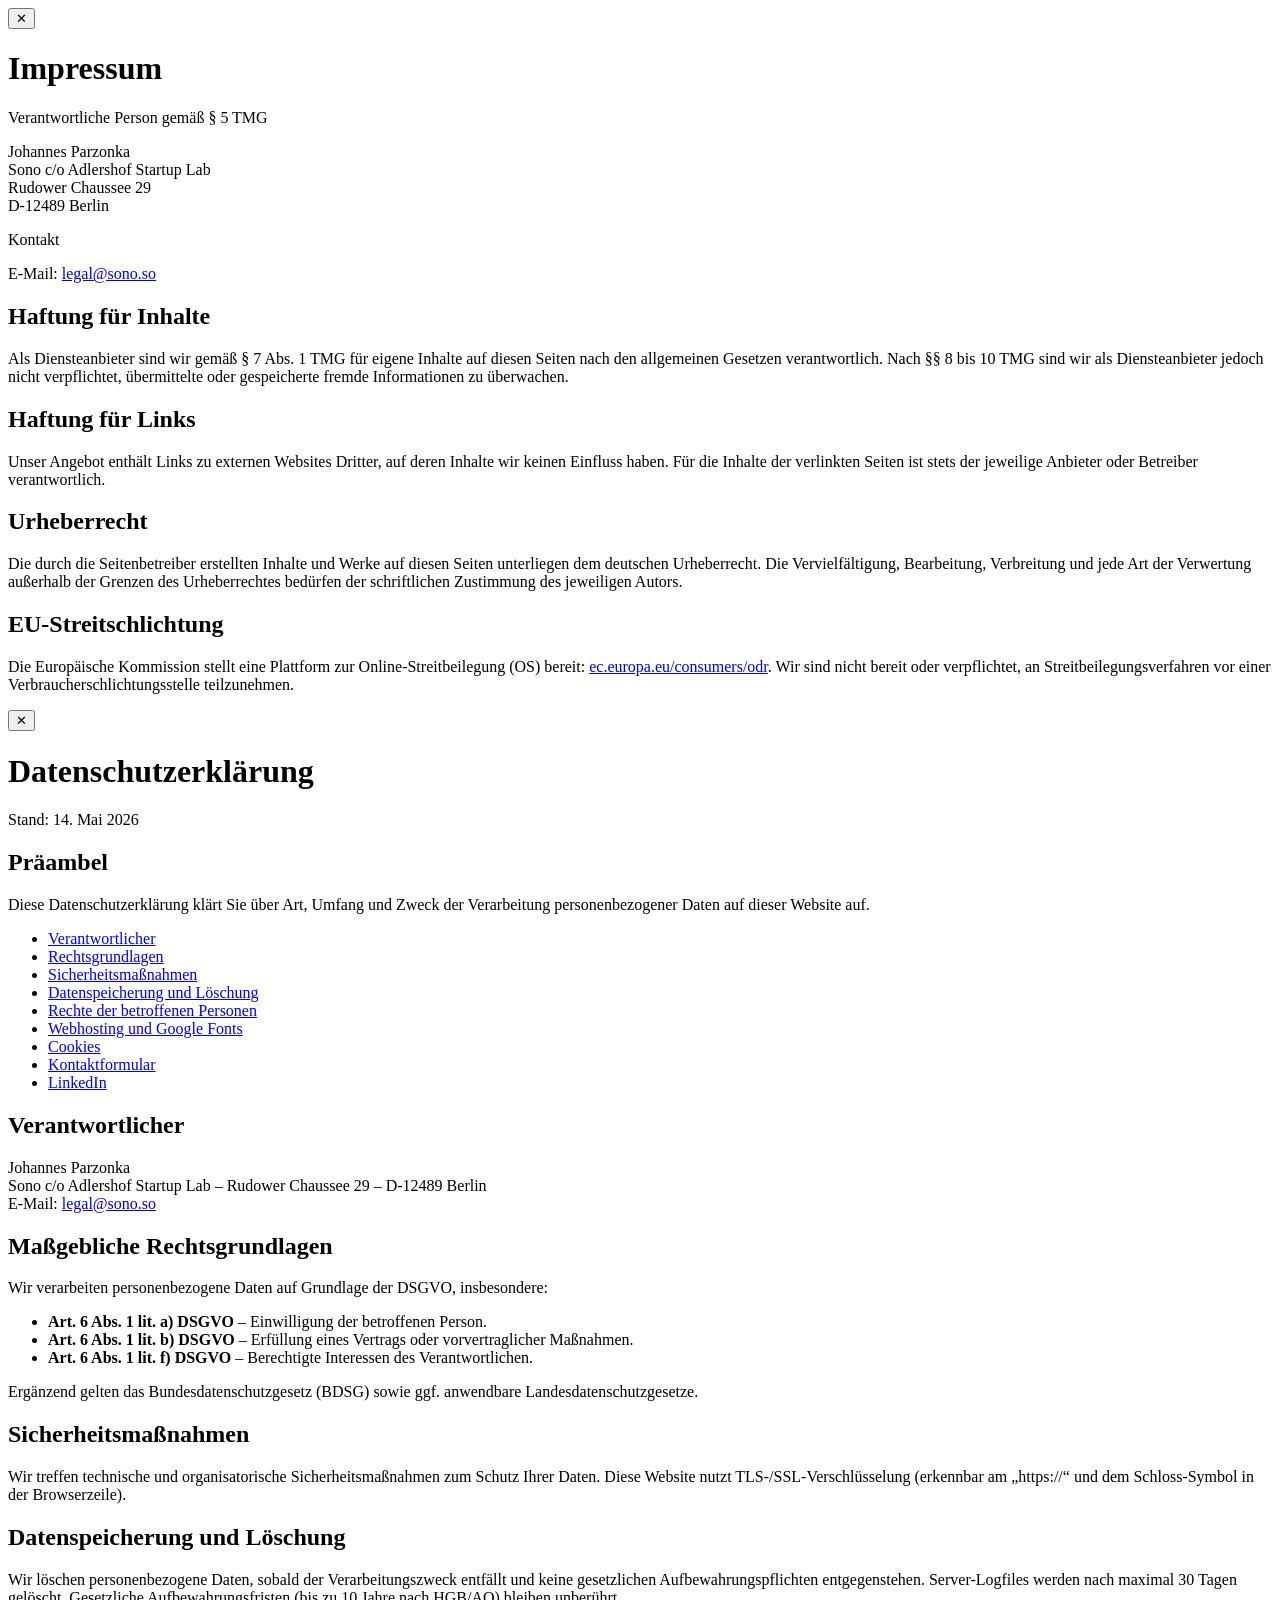
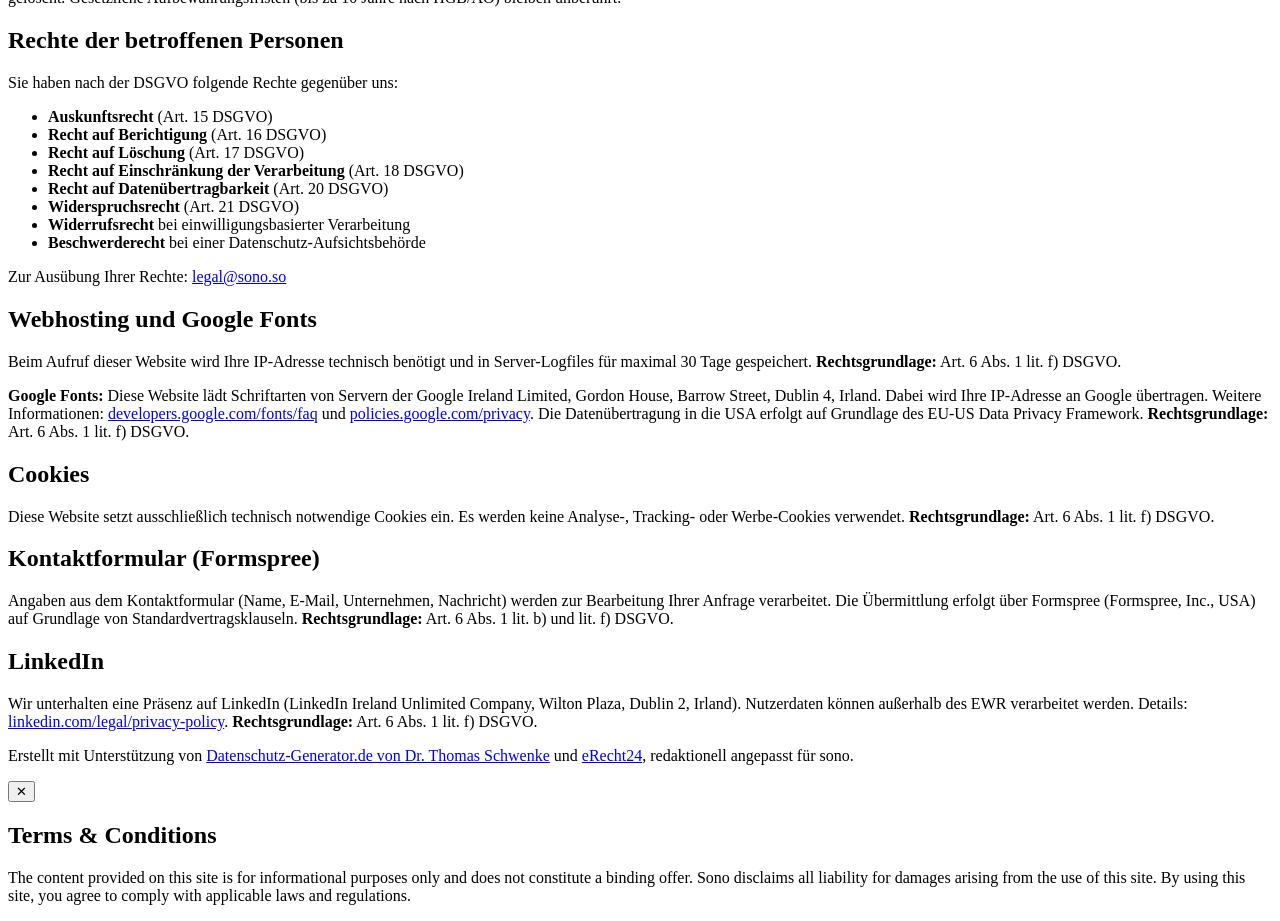
<file: legal/modals.html>
<!-- sono · legal/modals.html
     Fetched at runtime by legal.js and injected into #legal-modals.
     Contains markup for: Impressum, Datenschutzerklärung, Terms.
     Do not add <html>/<head>/<body> tags here. -->

<!-- ═══ IMPRESSUM ═══════════════════════════════════════════════ -->
<div class="modal-overlay modal-wide" id="modal-impressum" role="dialog" aria-modal="true" aria-labelledby="impressum-title">
  <div class="modal-box">
    <button class="modal-close" aria-label="Close">&#x2715;</button>
    <div class="legal-content">

      <h1 id="impressum-title">Impressum</h1>

      <div class="impressum-block">
        <span class="imp-label">Verantwortliche Person gem&auml;&szlig; &sect;&nbsp;5 TMG</span>
        <p>
          Johannes Parzonka<br>
          Sono c/o Adlershof Startup Lab<br>
          Rudower Chaussee 29<br>
          D-12489 Berlin
        </p>
      </div>

      <div class="impressum-block">
        <span class="imp-label">Kontakt</span>
        <p>E-Mail: <a href="mailto:legal@sono.so">legal@sono.so</a></p>
      </div>

      <h2>Haftung f&uuml;r Inhalte</h2>
      <p>Als Diensteanbieter sind wir gem&auml;&szlig; &sect;&nbsp;7 Abs.&nbsp;1 TMG f&uuml;r eigene Inhalte auf diesen Seiten nach den allgemeinen Gesetzen verantwortlich. Nach &sect;&sect;&nbsp;8 bis 10 TMG sind wir als Diensteanbieter jedoch nicht verpflichtet, &uuml;bermittelte oder gespeicherte fremde Informationen zu &uuml;berwachen.</p>

      <h2>Haftung f&uuml;r Links</h2>
      <p>Unser Angebot enth&auml;lt Links zu externen Websites Dritter, auf deren Inhalte wir keinen Einfluss haben. F&uuml;r die Inhalte der verlinkten Seiten ist stets der jeweilige Anbieter oder Betreiber verantwortlich.</p>

      <h2>Urheberrecht</h2>
      <p>Die durch die Seitenbetreiber erstellten Inhalte und Werke auf diesen Seiten unterliegen dem deutschen Urheberrecht. Die Vervielf&auml;ltigung, Bearbeitung, Verbreitung und jede Art der Verwertung au&szlig;erhalb der Grenzen des Urheberrechtes bed&uuml;rfen der schriftlichen Zustimmung des jeweiligen Autors.</p>

      <h2>EU-Streitschlichtung</h2>
      <p>Die Europ&auml;ische Kommission stellt eine Plattform zur Online-Streitbeilegung (OS) bereit: <a href="https://ec.europa.eu/consumers/odr/" target="_blank" rel="noopener noreferrer">ec.europa.eu/consumers/odr</a>. Wir sind nicht bereit oder verpflichtet, an Streitbeilegungsverfahren vor einer Verbraucherschlichtungsstelle teilzunehmen.</p>

    </div>
  </div>
</div>


<!-- ═══ DATENSCHUTZERKLÄRUNG ════════════════════════════════════ -->
<div class="modal-overlay modal-wide" id="modal-datenschutz" role="dialog" aria-modal="true" aria-labelledby="datenschutz-title">
  <div class="modal-box">
    <button class="modal-close" aria-label="Close">&#x2715;</button>
    <div class="legal-content">

      <h1 id="datenschutz-title">Datenschutzerkl&auml;rung</h1>
      <p>Stand: 14. Mai 2026</p>

      <h2 id="ds-praambel">Pr&auml;ambel</h2>
      <p>Diese Datenschutzerkl&auml;rung kl&auml;rt Sie &uuml;ber Art, Umfang und Zweck der Verarbeitung personenbezogener Daten auf dieser Website auf.</p>

      <ul class="index">
        <li><a class="index-link" href="#ds-verantwortlicher">Verantwortlicher</a></li>
        <li><a class="index-link" href="#ds-rechtsgrundlagen">Rechtsgrundlagen</a></li>
        <li><a class="index-link" href="#ds-sicherheit">Sicherheitsma&szlig;nahmen</a></li>
        <li><a class="index-link" href="#ds-speicherung">Datenspeicherung und L&ouml;schung</a></li>
        <li><a class="index-link" href="#ds-rechte">Rechte der betroffenen Personen</a></li>
        <li><a class="index-link" href="#ds-hosting">Webhosting und Google Fonts</a></li>
        <li><a class="index-link" href="#ds-cookies">Cookies</a></li>
        <li><a class="index-link" href="#ds-kontakt">Kontaktformular</a></li>
        <li><a class="index-link" href="#ds-linkedin">LinkedIn</a></li>
      </ul>

      <h2 id="ds-verantwortlicher">Verantwortlicher</h2>
      <p>
        Johannes Parzonka<br>
        Sono c/o Adlershof Startup Lab &ndash; Rudower Chaussee 29 &ndash; D-12489 Berlin<br>
        E-Mail: <a href="mailto:legal@sono.so">legal@sono.so</a>
      </p>

      <h2 id="ds-rechtsgrundlagen">Ma&szlig;gebliche Rechtsgrundlagen</h2>
      <p>Wir verarbeiten personenbezogene Daten auf Grundlage der DSGVO, insbesondere:</p>
      <ul>
        <li><strong>Art. 6 Abs. 1 lit. a) DSGVO</strong> &ndash; Einwilligung der betroffenen Person.</li>
        <li><strong>Art. 6 Abs. 1 lit. b) DSGVO</strong> &ndash; Erf&uuml;llung eines Vertrags oder vorvertraglicher Ma&szlig;nahmen.</li>
        <li><strong>Art. 6 Abs. 1 lit. f) DSGVO</strong> &ndash; Berechtigte Interessen des Verantwortlichen.</li>
      </ul>
      <p>Erg&auml;nzend gelten das Bundesdatenschutzgesetz (BDSG) sowie ggf. anwendbare Landesdatenschutzgesetze.</p>

      <h2 id="ds-sicherheit">Sicherheitsma&szlig;nahmen</h2>
      <p>Wir treffen technische und organisatorische Sicherheitsma&szlig;nahmen zum Schutz Ihrer Daten. Diese Website nutzt TLS-/SSL-Verschl&uuml;sselung (erkennbar am &bdquo;https://&ldquo; und dem Schloss-Symbol in der Browserzeile).</p>

      <h2 id="ds-speicherung">Datenspeicherung und L&ouml;schung</h2>
      <p>Wir l&ouml;schen personenbezogene Daten, sobald der Verarbeitungszweck entf&auml;llt und keine gesetzlichen Aufbewahrungspflichten entgegenstehen. Server-Logfiles werden nach maximal 30 Tagen gel&ouml;scht. Gesetzliche Aufbewahrungsfristen (bis zu 10 Jahre nach HGB/AO) bleiben unber&uuml;hrt.</p>

      <h2 id="ds-rechte">Rechte der betroffenen Personen</h2>
      <p>Sie haben nach der DSGVO folgende Rechte gegen&uuml;ber uns:</p>
      <ul>
        <li><strong>Auskunftsrecht</strong> (Art. 15 DSGVO)</li>
        <li><strong>Recht auf Berichtigung</strong> (Art. 16 DSGVO)</li>
        <li><strong>Recht auf L&ouml;schung</strong> (Art. 17 DSGVO)</li>
        <li><strong>Recht auf Einschr&auml;nkung der Verarbeitung</strong> (Art. 18 DSGVO)</li>
        <li><strong>Recht auf Daten&uuml;bertragbarkeit</strong> (Art. 20 DSGVO)</li>
        <li><strong>Widerspruchsrecht</strong> (Art. 21 DSGVO)</li>
        <li><strong>Widerrufsrecht</strong> bei einwilligungsbasierter Verarbeitung</li>
        <li><strong>Beschwerderecht</strong> bei einer Datenschutz-Aufsichtsbeh&ouml;rde</li>
      </ul>
      <p>Zur Aus&uuml;bung Ihrer Rechte: <a href="mailto:legal@sono.so">legal@sono.so</a></p>

      <h2 id="ds-hosting">Webhosting und Google Fonts</h2>
      <p>Beim Aufruf dieser Website wird Ihre IP-Adresse technisch ben&ouml;tigt und in Server-Logfiles f&uuml;r maximal 30 Tage gespeichert. <strong>Rechtsgrundlage:</strong> Art. 6 Abs. 1 lit. f) DSGVO.</p>
      <p><strong>Google Fonts:</strong> Diese Website l&auml;dt Schriftarten von Servern der Google Ireland Limited, Gordon House, Barrow Street, Dublin 4, Irland. Dabei wird Ihre IP-Adresse an Google &uuml;bertragen. Weitere Informationen: <a href="https://developers.google.com/fonts/faq" target="_blank" rel="noopener noreferrer">developers.google.com/fonts/faq</a> und <a href="https://policies.google.com/privacy?hl=de" target="_blank" rel="noopener noreferrer">policies.google.com/privacy</a>. Die Daten&uuml;bertragung in die USA erfolgt auf Grundlage des EU-US Data Privacy Framework. <strong>Rechtsgrundlage:</strong> Art. 6 Abs. 1 lit. f) DSGVO.</p>

      <h2 id="ds-cookies">Cookies</h2>
      <p>Diese Website setzt ausschlie&szlig;lich technisch notwendige Cookies ein. Es werden keine Analyse-, Tracking- oder Werbe-Cookies verwendet. <strong>Rechtsgrundlage:</strong> Art. 6 Abs. 1 lit. f) DSGVO.</p>

      <h2 id="ds-kontakt">Kontaktformular (Formspree)</h2>
      <p>Angaben aus dem Kontaktformular (Name, E-Mail, Unternehmen, Nachricht) werden zur Bearbeitung Ihrer Anfrage verarbeitet. Die &Uuml;bermittlung erfolgt &uuml;ber Formspree (Formspree, Inc., USA) auf Grundlage von Standardvertragsklauseln. <strong>Rechtsgrundlage:</strong> Art. 6 Abs. 1 lit. b) und lit. f) DSGVO.</p>

      <h2 id="ds-linkedin">LinkedIn</h2>
      <p>Wir unterhalten eine Pr&auml;senz auf LinkedIn (LinkedIn Ireland Unlimited Company, Wilton Plaza, Dublin 2, Irland). Nutzerdaten k&ouml;nnen au&szlig;erhalb des EWR verarbeitet werden. Details: <a href="https://www.linkedin.com/legal/privacy-policy" target="_blank" rel="noopener noreferrer">linkedin.com/legal/privacy-policy</a>. <strong>Rechtsgrundlage:</strong> Art. 6 Abs. 1 lit. f) DSGVO.</p>

      <p class="legal-seal">Erstellt mit Unterst&uuml;tzung von <a href="https://datenschutz-generator.de/" target="_blank" rel="noopener noreferrer nofollow">Datenschutz-Generator.de von Dr. Thomas Schwenke</a> und <a href="https://www.e-recht24.de" target="_blank" rel="noopener noreferrer">eRecht24</a>, redaktionell angepasst f&uuml;r sono.</p>

    </div>
  </div>
</div>


<!-- ═══ TERMS ════════════════════════════════════════════════════ -->
<div class="modal-overlay" id="modal-terms" role="dialog" aria-modal="true" aria-labelledby="terms-title">
  <div class="modal-box">
    <button class="modal-close" aria-label="Close">&#x2715;</button>
    <h2 id="terms-title">Terms &amp; Conditions</h2>
    <p>The content provided on this site is for informational purposes only and does not constitute a binding offer. Sono disclaims all liability for damages arising from the use of this site. By using this site, you agree to comply with applicable laws and regulations.</p>
  </div>
</div>
</file>
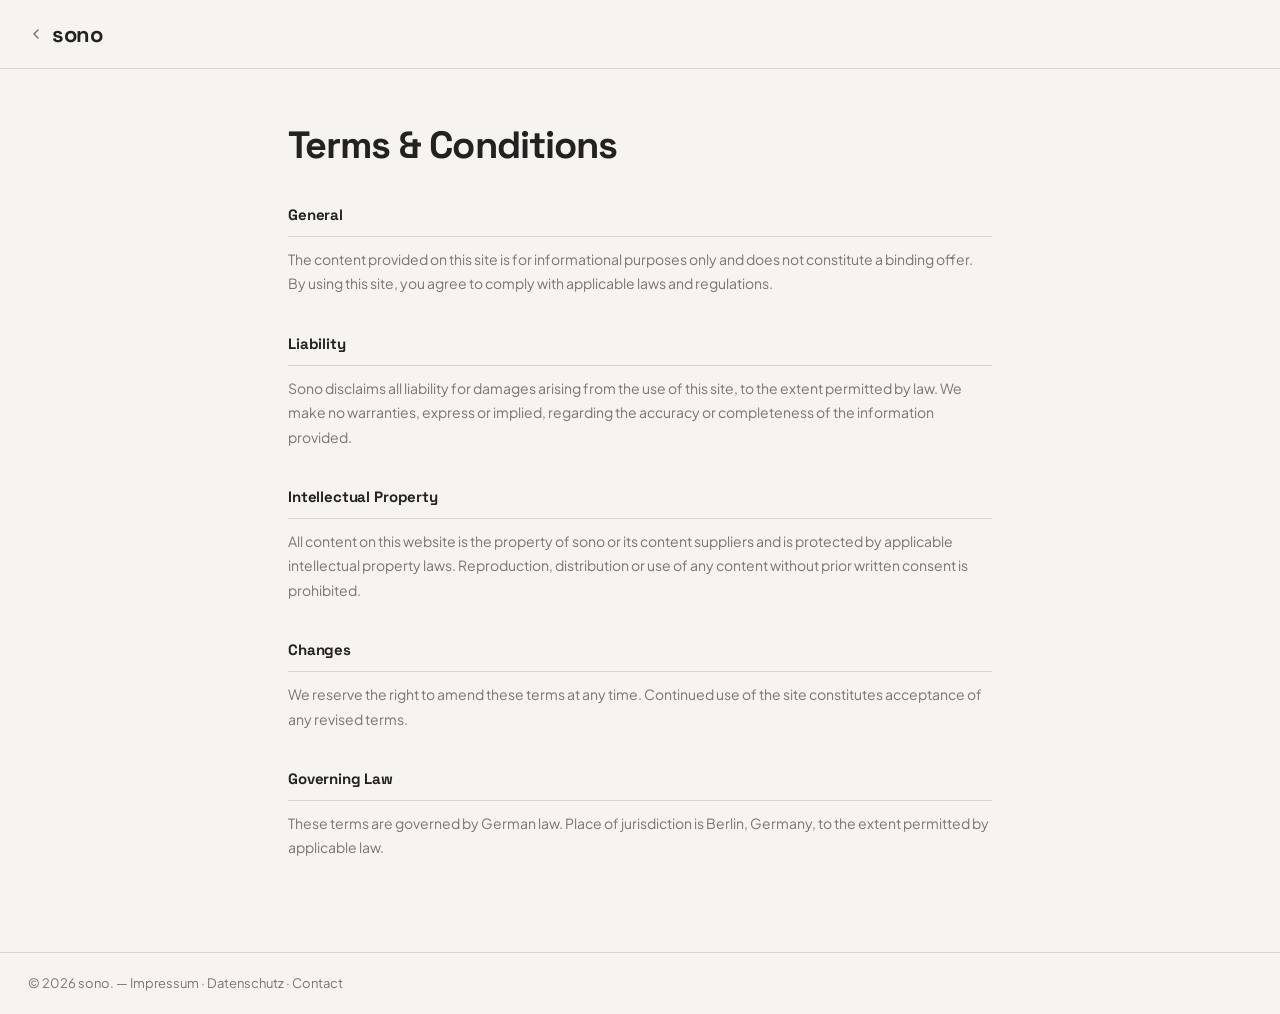
<file: legal/terms.html>
<!DOCTYPE html>
<html lang="en">
<head>
  <meta charset="utf-8" />
  <meta name="viewport" content="width=device-width, initial-scale=1" />
  <title>Terms · sono</title>
  <link rel="icon" type="image/svg+xml" href="../favicon.svg">
  <link rel="preconnect" href="https://fonts.googleapis.com">
  <link rel="preconnect" href="https://fonts.gstatic.com" crossorigin>
  <link href="https://fonts.googleapis.com/css2?family=Space+Grotesk:wght@600;700&family=Plus+Jakarta+Sans:wght@400;500&display=swap" rel="stylesheet">
  <link rel="stylesheet" href="legal.css">
</head>
<body>
  <header class="legal-header">
    <a href="../index.html" class="legal-back">
      <svg width="16" height="16" viewBox="0 0 16 16" fill="none" xmlns="http://www.w3.org/2000/svg">
        <path d="M10 12L6 8L10 4" stroke="currentColor" stroke-width="1.5" stroke-linecap="round" stroke-linejoin="round"/>
      </svg>
      sono
    </a>
  </header>

  <main class="legal-page">
    <div class="legal-content">

      <h1>Terms &amp; Conditions</h1>

      <h2>General</h2>
      <p>The content provided on this site is for informational purposes only and does not constitute a binding offer. By using this site, you agree to comply with applicable laws and regulations.</p>

      <h2>Liability</h2>
      <p>Sono disclaims all liability for damages arising from the use of this site, to the extent permitted by law. We make no warranties, express or implied, regarding the accuracy or completeness of the information provided.</p>

      <h2>Intellectual Property</h2>
      <p>All content on this website is the property of sono or its content suppliers and is protected by applicable intellectual property laws. Reproduction, distribution or use of any content without prior written consent is prohibited.</p>

      <h2>Changes</h2>
      <p>We reserve the right to amend these terms at any time. Continued use of the site constitutes acceptance of any revised terms.</p>

      <h2>Governing Law</h2>
      <p>These terms are governed by German law. Place of jurisdiction is Berlin, Germany, to the extent permitted by applicable law.</p>

    </div>
  </main>

  <footer class="legal-footer">
    <p>&copy; <span id="year"></span> sono. &mdash;
      <a href="impressum.html">Impressum</a> &middot;
      <a href="datenschutz.html">Datenschutz</a> &middot;
      <a href="../index.html#contact">Contact</a>
    </p>
  </footer>
  <script>document.getElementById('year').textContent = new Date().getFullYear();</script>
</body>
</html>
</file>
<file: site.css>
:root {
      --ink:        #242220;
      --paper:      #F7F3EE;
      --terracotta: #C87A4F;
      --sage:       #6A9470;
      --ink-60:     rgba(36,34,32,0.6);
      --ink-15:     rgba(36,34,32,0.15);
      --ink-08:     rgba(36,34,32,0.08);
      --paper-70:   rgba(247,243,238,0.7);
    }

    *, *::before, *::after { box-sizing: border-box; margin: 0; padding: 0; }
    html { scroll-behavior: smooth; }
    body {
      background: var(--paper);
      color: var(--ink);
      font-family: 'Plus Jakarta Sans', sans-serif;
      font-weight: 400;
      font-size: 16px;
      line-height: 1.65;
      -webkit-font-smoothing: antialiased;
    }
    h1, h2, h3, .stat-num, .nav-logo, .label {
      font-family: 'Space Grotesk', sans-serif;
      font-weight: 700;
    }
    body::before {
      content: '';
      position: fixed;
      inset: 0;
      background-image: url("data:image/svg+xml,%3Csvg viewBox='0 0 200 200' xmlns='http://www.w3.org/2000/svg'%3E%3Cfilter id='n'%3E%3CfeTurbulence type='fractalNoise' baseFrequency='0.9' numOctaves='4' stitchTiles='stitch'/%3E%3C/filter%3E%3Crect width='100%25' height='100%25' filter='url(%23n)' opacity='1'/%3E%3C/svg%3E");
      opacity: 0.025;
      pointer-events: none;
      z-index: 9999;
    }
    .container { max-width: 1120px; margin: 0 auto; padding: 0 28px; }
    .label {
      font-size: 11px;
      letter-spacing: 0.12em;
      text-transform: uppercase;
      color: var(--ink-60);
      font-weight: 600;
      font-family: 'Space Grotesk', sans-serif;
    }

    /* ── Header ─────────────────────────────────────────────── */
    header {
      position: sticky;
      top: 0;
      z-index: 100;
      background: var(--paper-70);
      backdrop-filter: blur(14px);
      -webkit-backdrop-filter: blur(14px);
      border-bottom: 1px solid var(--ink-15);
    }
    .header-inner {
      display: flex;
      align-items: center;
      justify-content: space-between;
      padding: 16px 28px;
      max-width: 1120px;
      margin: 0 auto;
    }
    .nav-logo {
      font-size: 36px;
      color: var(--ink);
      text-decoration: none;
      letter-spacing: -0.02em;
    }
    nav { display: flex; align-items: center; gap: 36px; }
    nav a {
      font-family: 'Plus Jakarta Sans', sans-serif;
      font-weight: 500;
      font-size: 14px;
      color: var(--ink-60);
      text-decoration: none;
      transition: color 0.2s;
    }
    nav a:hover { color: var(--ink); }
    .btn-primary {
      display: inline-block;
      background: var(--terracotta);
      color: var(--paper);
      font-family: 'Space Grotesk', sans-serif;
      font-weight: 600;
      font-size: 14px;
      padding: 10px 22px;
      border-radius: 8px;
      text-decoration: none;
      transition: opacity 0.2s, transform 0.1s;
      border: none;
      cursor: pointer;
    }
    .btn-primary:hover { opacity: 0.88; }
    .btn-primary:active { transform: translateY(1px); }
    .btn-secondary {
      display: inline-block;
      background: transparent;
      color: var(--ink);
      font-family: 'Space Grotesk', sans-serif;
      font-weight: 600;
      font-size: 14px;
      padding: 10px 22px;
      border-radius: 8px;
      text-decoration: none;
      border: 1.5px solid var(--ink-15);
      transition: border-color 0.2s, background 0.2s;
    }
    .btn-secondary:hover { border-color: var(--ink-60); background: var(--ink-08); }

    /* ── Hero ───────────────────────────────────────────────── */
    #hero {
      position: relative;
      overflow: hidden;
      border-bottom: 1px solid var(--ink-15);
      background: var(--ink);
    }
    .hero-bg {
      position: absolute;
      inset: 0;
      background-image: url("https://images.unsplash.com/photo-1558494949-ef010cbdcc31?auto=format&fit=crop&w=1600&q=80");
      background-size: cover;
      background-position: center;
      opacity: 0.22;
    }
    .hero-vignette {
      position: absolute;
      inset: 0;
      background: radial-gradient(ellipse at 30% 60%, rgba(200,122,79,0.18) 0%, transparent 65%),
                  linear-gradient(to right, rgba(36,34,32,0.6) 0%, transparent 70%);
    }
    .hero-inner {
      position: relative;
      z-index: 2;
      padding: 100px 28px 96px;
      max-width: 1120px;
      margin: 0 auto;
    }
    .hero-eyebrow {
      display: inline-block;
      background: rgba(106,148,112,0.25);
      color: var(--sage);
      font-family: 'Space Grotesk', sans-serif;
      font-weight: 600;
      font-size: 11px;
      letter-spacing: 0.12em;
      text-transform: uppercase;
      padding: 5px 12px;
      border-radius: 100px;
      border: 1px solid rgba(106,148,112,0.4);
      margin-bottom: 28px;
      animation: fadeUp 0.7s ease both;
    }
    h1 {
      font-size: clamp(42px, 6vw, 72px);
      line-height: 1.05;
      letter-spacing: -0.03em;
      color: var(--paper);
      max-width: 760px;
      animation: fadeUp 0.7s 0.1s ease both;
    }
    .hero-sub {
      margin-top: 24px;
      font-size: 18px;
      line-height: 1.6;
      color: rgba(247,243,238,0.72);
      max-width: 560px;
      animation: fadeUp 0.7s 0.2s ease both;
    }
    .hero-actions {
      margin-top: 40px;
      display: flex;
      flex-wrap: wrap;
      gap: 12px;
      animation: fadeUp 0.7s 0.3s ease both;
    }

    /* ── Five dimensions strip ─────────────────────────────── */
    .hero-dimensions {
      position: relative;
      z-index: 2;
      border-top: 1px solid rgba(247,243,238,0.1);
      max-width: 1120px;
      margin: 0 auto;
      padding: 0 28px;
      display: flex;
      flex-wrap: wrap;
      animation: fadeUp 0.7s 0.45s ease both;
    }
    .dimension {
      flex: 1;
      min-width: 140px;
      padding: 20px 24px 28px;
      border-right: 1px solid rgba(247,243,238,0.1);
    }
    .dimension:last-child { border-right: none; }
    .dim-icon {
      width: 28px;
      height: 28px;
      margin-bottom: 10px;
      opacity: 0.7;
    }
    .dim-label {
      font-family: 'Space Grotesk', sans-serif;
      font-weight: 600;
      font-size: 13px;
      color: var(--paper);
      letter-spacing: -0.01em;
    }
    .dim-desc {
      margin-top: 4px;
      font-size: 12px;
      color: rgba(247,243,238,0.45);
      line-height: 1.5;
    }

    /* ── The Gap ────────────────────────────────────────────── */
    #gap { padding: 64px 0; border-bottom: 1px solid var(--ink-15); }
    .gap-grid {
      margin-top: 48px;
      display: grid;
      grid-template-columns: repeat(4, 1fr);
      gap: 20px;
    }
    .gap-card {
      border: 1px solid var(--ink-15);
      border-radius: 14px;
      padding: 24px;
      background: white;
    }
    .gap-card h3 { font-size: 15px; letter-spacing: -0.01em; margin-bottom: 8px; }
    .gap-card p { font-size: 13.5px; color: var(--ink-60); line-height: 1.6; }

    /* ── Cost of the gap ────────────────────────────────────── */
    #cost { padding: 64px 0; border-bottom: 1px solid var(--ink-15); background: var(--ink-08); }
    .cost-layout {
      display: grid;
      grid-template-columns: 1fr 1fr;
      gap: 64px;
      align-items: center;
    }
    .cost-left h2 {
      font-size: clamp(26px, 3.6vw, 36px);
      letter-spacing: -0.025em;
      line-height: 1.15;
      margin-top: 12px;
    }
    .cost-left p { margin-top: 16px; font-size: 15px; color: var(--ink-60); line-height: 1.65; }
    .cost-stats { display: flex; flex-direction: column; gap: 20px; }
    .cost-stat { background: var(--paper); border: 1px solid var(--ink-15); border-radius: 16px; padding: 32px; }
    .cost-stat-num {
      font-family: 'Space Grotesk', sans-serif; font-weight: 700;
      font-size: 46px; letter-spacing: -0.03em; color: var(--terracotta); line-height: 1;
    }
    .cost-stat-label { margin-top: 10px; font-size: 13.5px; color: var(--ink-60); line-height: 1.55; }

    /* ── Phases ─────────────────────────────────────────────── */
    #phases {
      padding: 64px 0;
      border-bottom: 1px solid var(--ink-15);
    }
    .section-header { margin-bottom: 36px; }
    .section-header h2 {
      font-size: clamp(28px, 4vw, 40px);
      letter-spacing: -0.025em;
      line-height: 1.1;
      margin-top: 12px;
    }
    .section-header p {
      margin-top: 16px;
      font-size: 16px;
      color: var(--ink-60);
      max-width: 560px;
    }

    /* Phase tabs */
    .phase-tabs {
      border: 1px solid var(--ink-15);
      border-radius: 16px;
      overflow: hidden;
      background: white;
    }
    .phase-tab-nav {
      display: flex;
      border-bottom: 1px solid var(--ink-15);
      background: var(--paper);
    }
    .phase-tab {
      flex: 1;
      padding: 16px 20px;
      background: none;
      border: none;
      border-bottom: 2px solid transparent;
      font-family: 'Space Grotesk', sans-serif;
      font-weight: 600;
      font-size: 13px;
      color: var(--ink-60);
      cursor: pointer;
      white-space: nowrap;
      transition: color 0.2s, border-color 0.2s;
      margin-bottom: -1px;
      text-align: left;
    }
    .phase-tab:hover { color: var(--ink); }
    .phase-tab.active { color: var(--ink); border-bottom-color: var(--terracotta); }
    .phase-tab-num {
      display: block;
      font-size: 10px;
      letter-spacing: 0.12em;
      color: var(--terracotta);
      margin-bottom: 2px;
    }
    .phase-panel { display: none; }
    .phase-panel.active { display: block; }

    /* Sub-tabs (used inside the Operational Intelligence panel) */
    .subtab-nav {
      display: flex;
      gap: 8px;
      padding: 16px 20px 0;
      background: var(--paper);
    }
    .subtab {
      padding: 9px 16px;
      background: white;
      border: 1px solid var(--ink-15);
      border-radius: 100px;
      font-family: 'Space Grotesk', sans-serif;
      font-weight: 600;
      font-size: 12.5px;
      color: var(--ink-60);
      cursor: pointer;
      transition: color 0.2s, border-color 0.2s, background 0.2s;
    }
    .subtab:hover { color: var(--ink); border-color: var(--ink-60); }
    .subtab.active { color: var(--paper); background: var(--ink); border-color: var(--ink); }
    .subpanel-wrap { padding-top: 4px; }
    .subpanel { display: none; grid-template-columns: 1fr 1fr; min-height: 460px; }
    .subpanel.active { display: grid; }

    .op-intro {
      padding: 24px 20px 4px;
      font-size: 15px;
      color: var(--ink-60);
      max-width: none;
      line-height: 1.65;
    }

    /* Phase panel left (text) */
    .phase-left {
      padding: 40px 40px;
      display: flex;
      flex-direction: column;
      justify-content: space-between;
      border-right: 1px solid var(--ink-15);
      border-top: 1px solid var(--ink-15);
    }
    .phase-panel[data-panel="0"] .phase-left { border-top: none; }
    .phase-left h3 {
      font-size: 22px;
      letter-spacing: -0.02em;
      margin-bottom: 12px;
    }
    .phase-left p {
      font-size: 15px;
      color: var(--ink-60);
      line-height: 1.65;
    }
    .phase-status { display: none; }

    /* Phase panel right (visual) */
    .phase-right {
      background: var(--ink);
      position: relative;
      overflow: hidden;
      border-top: 1px solid var(--ink-15);
    }
    .phase-panel[data-panel="0"] .phase-right { border-top: none; }

    /* ── Site map mockup (Phase 1) ───────────────────────────── */
    .sitemap-mockup {
      padding: 24px;
      height: 100%;
      display: flex;
      flex-direction: column;
      gap: 12px;
    }
    .sm-topbar {
      display: flex;
      align-items: center;
      justify-content: space-between;
    }
    .sm-title {
      font-family: 'Space Grotesk', sans-serif;
      font-weight: 600;
      font-size: 11px;
      letter-spacing: 0.08em;
      color: rgba(247,243,238,0.35);
    }
    .sm-badge {
      font-family: 'Space Grotesk', sans-serif;
      font-weight: 600;
      font-size: 9px;
      letter-spacing: 0.1em;
      text-transform: uppercase;
      color: var(--sage);
      background: rgba(106,148,112,0.15);
      border: 1px solid rgba(106,148,112,0.3);
      padding: 3px 8px;
      border-radius: 100px;
    }
    /* Map grid */
    .sm-map {
      flex: 1;
      position: relative;
      border: 1px solid rgba(247,243,238,0.08);
      border-radius: 10px;
      overflow: hidden;
      background: #1a1916;
    }
    .sm-map svg { width: 100%; height: 100%; }

    /* Score panel at bottom */
    .sm-scores {
      display: grid;
      grid-template-columns: repeat(5, 1fr);
      gap: 4px;
    }
    .sm-score-cell {
      background: rgba(247,243,238,0.04);
      border: 1px solid rgba(247,243,238,0.08);
      border-radius: 6px;
      padding: 8px 6px;
      text-align: center;
    }
    .sm-score-val {
      font-family: 'Space Grotesk', sans-serif;
      font-weight: 700;
      font-size: 16px;
      line-height: 1;
      color: var(--paper);
    }
    .sm-score-val.high { color: var(--sage); }
    .sm-score-val.mid  { color: #d4a847; }
    .sm-score-val.low  { color: var(--terracotta); }
    .sm-score-name {
      font-size: 9px;
      letter-spacing: 0.06em;
      text-transform: uppercase;
      color: rgba(247,243,238,0.3);
      margin-top: 4px;
      font-family: 'Space Grotesk', sans-serif;
      font-weight: 600;
    }

    /* ── Continuous mockup ────────────────────────── */
    .cont-mockup {
      padding: 24px;
      height: 100%;
      display: flex;
      flex-direction: column;
      gap: 10px;
    }
    .cont-topbar {
      display: flex;
      align-items: center;
      justify-content: space-between;
    }
    .cont-title {
      font-family: 'Space Grotesk', sans-serif;
      font-weight: 600;
      font-size: 11px;
      letter-spacing: 0.08em;
      color: rgba(247,243,238,0.35);
    }
    .pulse-dot {
      width: 7px; height: 7px; border-radius: 50%;
      background: var(--sage);
      animation: alertpulse 2s infinite;
    }
    .cont-metric {
      background: rgba(247,243,238,0.04);
      border: 1px solid rgba(247,243,238,0.08);
      border-radius: 8px;
      padding: 14px 16px;
      display: flex;
      align-items: center;
      justify-content: space-between;
    }
    .cont-metric-left { display: flex; flex-direction: column; gap: 2px; }
    .cont-metric-label {
      font-family: 'Space Grotesk', sans-serif;
      font-weight: 600;
      font-size: 10px;
      letter-spacing: 0.1em;
      text-transform: uppercase;
      color: rgba(247,243,238,0.35);
    }
    .cont-metric-val {
      font-family: 'Space Grotesk', sans-serif;
      font-weight: 700;
      font-size: 20px;
      color: var(--paper);
      letter-spacing: -0.02em;
    }
    .cont-metric-sub { font-size: 11px; color: rgba(247,243,238,0.4); }
    .cont-bar-wrap { width: 100px; }
    .cont-bar-bg { height: 4px; background: rgba(247,243,238,0.08); border-radius: 2px; }
    .cont-bar-fill { height: 4px; border-radius: 2px; }
    .cont-bar-fill.green { background: var(--sage); }
    .cont-bar-fill.amber { background: #d4a847; }
    .cont-bar-fill.red   { background: var(--terracotta); }
    .cont-alert {
      background: rgba(200,122,79,0.1);
      border: 1px solid rgba(200,122,79,0.25);
      border-radius: 8px;
      padding: 10px 14px;
      display: flex;
      align-items: flex-start;
      gap: 8px;
    }
    .cont-alert-dot {
      width: 6px; height: 6px; border-radius: 50%;
      background: var(--terracotta); flex-shrink: 0;
      margin-top: 4px;
      animation: alertpulse 1.8s infinite;
    }
    .cont-alert-text {
      font-size: 12px;
      color: rgba(247,243,238,0.6);
      line-height: 1.5;
    }
    .cont-alert-text strong { color: var(--terracotta); font-weight: 600; }

    /* ── Operator mockup (Operational Efficiency) ───────────────────────────── */
    .mockup-topbar {
      display: flex; align-items: center; gap: 6px;
      padding: 12px 16px;
      border-bottom: 1px solid rgba(247,243,238,0.08);
      background: rgba(247,243,238,0.03);
    }
    .mockup-dot { width: 8px; height: 8px; border-radius: 50%; }
    .mockup-dot.red   { background: #ff5f57; }
    .mockup-dot.amber { background: #ffbd2e; }
    .mockup-dot.green { background: #28c940; }
    .mockup-title-bar {
      margin-left: 8px;
      font-family: 'Space Grotesk', sans-serif; font-weight: 600;
      font-size: 11px; letter-spacing: 0.06em;
      color: rgba(247,243,238,0.25);
    }
    .mockup-body { padding: 20px; }
    .mockup-alert {
      background: rgba(200,122,79,0.12);
      border: 1px solid rgba(200,122,79,0.3);
      border-radius: 8px; padding: 12px 14px;
      margin-bottom: 14px; display: flex; align-items: center; gap: 10px;
    }
    .mockup-alert-dot {
      width: 7px; height: 7px; border-radius: 50%;
      background: var(--terracotta); flex-shrink: 0;
      animation: alertpulse 1.8s infinite;
    }
    .mockup-alert-text {
      font-family: 'Space Grotesk', sans-serif; font-weight: 600;
      font-size: 12px; color: var(--terracotta);
    }
    .mockup-rec {
      background: rgba(247,243,238,0.04);
      border: 1px solid rgba(247,243,238,0.1);
      border-radius: 10px; padding: 16px 18px;
    }
    .mockup-rec-label {
      font-family: 'Space Grotesk', sans-serif; font-weight: 600;
      font-size: 10px; letter-spacing: 0.12em; text-transform: uppercase;
      color: var(--sage); margin-bottom: 6px;
    }
    .mockup-rec-title {
      font-family: 'Space Grotesk', sans-serif; font-weight: 700;
      font-size: 14px; color: var(--paper); margin-bottom: 5px;
    }
    .mockup-rec-body { font-size: 11px; color: rgba(247,243,238,0.45); line-height: 1.55; margin-bottom: 12px; }
    .mockup-meta { display: flex; gap: 12px; margin-bottom: 12px; }
    .mockup-meta-item {
      font-family: 'Space Grotesk', sans-serif; font-weight: 600;
      font-size: 10px; letter-spacing: 0.08em; text-transform: uppercase;
      color: rgba(247,243,238,0.3);
    }
    .mockup-meta-item span { color: var(--terracotta); }
    .mockup-btns { display: flex; gap: 6px; }
    .mockup-btn {
      font-family: 'Space Grotesk', sans-serif; font-weight: 600;
      font-size: 11px; padding: 6px 12px; border-radius: 5px; border: none; cursor: default;
    }
    .mockup-btn.approve { background: var(--sage); color: white; }
    .mockup-btn.defer   { background: rgba(247,243,238,0.08); color: rgba(247,243,238,0.45); }
    .mockup-btn.dismiss { background: transparent; color: rgba(247,243,238,0.25); border: 1px solid rgba(247,243,238,0.1); }

    /* ── Value created ──────────────────────────────────────── */
    #value { padding: 64px 0; border-bottom: 1px solid var(--ink-15); }
    .value-grid {
      margin-top: 48px;
      display: grid;
      grid-template-columns: repeat(4, 1fr);
      gap: 2px;
      background: var(--ink-15);
      border: 1px solid var(--ink-15);
      border-radius: 16px;
      overflow: hidden;
    }
    .value-cell { background: var(--paper); padding: 32px 26px; }
    .value-num {
      font-family: 'Space Grotesk', sans-serif; font-weight: 700;
      font-size: 38px; letter-spacing: -0.03em; color: var(--sage); line-height: 1;
    }
    .value-title { margin-top: 10px; font-size: 13px; font-weight: 600; color: var(--ink); font-family: 'Space Grotesk', sans-serif; }
    .value-desc { margin-top: 6px; font-size: 13px; color: var(--ink-60); line-height: 1.55; }

    /* ── Coverage ───────────────────────────────────────────── */
    #coverage { padding: 64px 0; border-bottom: 1px solid var(--ink-15); background: var(--ink-08); }
    .coverage-grid {
      margin-top: 48px;
      display: grid;
      grid-template-columns: repeat(3, 1fr);
      gap: 16px;
    }
    .coverage-card {
      background: var(--paper);
      border: 1px solid var(--ink-15);
      border-radius: 14px;
      padding: 24px;
    }
    .coverage-card-top { display: flex; align-items: baseline; justify-content: space-between; margin-bottom: 8px; }
    .coverage-card h3 { font-size: 14px; letter-spacing: -0.005em; }
    .coverage-count { font-family: 'Space Grotesk', sans-serif; font-weight: 700; font-size: 20px; color: var(--terracotta); }
    .coverage-card p { font-size: 13px; color: var(--ink-60); line-height: 1.55; }
    .coverage-model { margin-top: 10px; font-size: 11px; color: var(--ink-60); font-weight: 500; }

    /* ── Team ───────────────────────────────────────────────── */
    #team {
      padding: 64px 0;
      border-bottom: 1px solid var(--ink-15);
    }
    .team-grid {
      margin-top: 56px;
      display: grid;
      grid-template-columns: repeat(3, 1fr);
      gap: 20px;
    }
    .team-card {
      background: var(--paper);
      border: 1px solid var(--sage);
      border-radius: 16px;
      padding: 32px;
    }
    .team-avatar {
      width: 120px;
      height: 120px;
      border-radius: 50%;
      overflow: hidden;
      background: var(--ink-08);
      margin-bottom: 20px;
    }
    .team-avatar img { width: 100%; height: 100%; object-fit: cover; }
    .team-card h3 { font-size: 18px; letter-spacing: -0.02em; }
    .team-role {
      font-size: 13px;
      color: var(--terracotta);
      font-weight: 500;
      margin-top: 2px;
      margin-bottom: 12px;
    }
    .team-card p { font-size: 14px; color: var(--ink-60); line-height: 1.65; }
    .team-card a { text-decoration: none; }
    .team-card a h3 { transition: color 0.2s; color: var(--sage); }
    .team-card a:hover h3 { opacity: 0.8; }

    /* ── Contact ────────────────────────────────────────────── */
    #contact { padding: 64px 0; }
    .contact-layout {
      display: grid;
      grid-template-columns: 1fr 1fr;
      gap: 64px;
      align-items: start;
    }
    .contact-left h2 {
      font-size: clamp(28px, 4vw, 40px);
      letter-spacing: -0.025em;
      line-height: 1.1;
      margin-top: 12px;
    }
    .contact-left p {
      margin-top: 16px;
      font-size: 16px;
      color: var(--ink-60);
      line-height: 1.65;
    }
    .contact-form {
      background: white;
      border: 1px solid var(--ink-15);
      border-radius: 16px;
      padding: 36px;
    }
    .form-row {
      display: grid;
      grid-template-columns: 1fr 1fr;
      gap: 16px;
      margin-bottom: 16px;
    }
    .form-group {
      display: flex;
      flex-direction: column;
      gap: 6px;
      margin-bottom: 16px;
    }
    label {
      font-family: 'Space Grotesk', sans-serif;
      font-weight: 600;
      font-size: 12px;
      letter-spacing: 0.06em;
      text-transform: uppercase;
      color: var(--ink-60);
    }
    input, textarea {
      font-family: 'Plus Jakarta Sans', sans-serif;
      font-size: 15px;
      background: var(--paper);
      border: 1.5px solid var(--ink-15);
      border-radius: 8px;
      padding: 11px 14px;
      color: var(--ink);
      outline: none;
      transition: border-color 0.2s;
      width: 100%;
    }
    input::placeholder, textarea::placeholder { color: var(--ink-60); }
    input:focus, textarea:focus { border-color: var(--ink-60); }
    textarea { resize: vertical; min-height: 110px; }
    .form-check {
      display: flex;
      align-items: flex-start;
      gap: 10px;
      margin-bottom: 20px;
    }
    .form-check input[type="checkbox"] {
      width: 16px;
      height: 16px;
      min-width: 16px;
      margin-top: 2px;
      accent-color: var(--terracotta);
    }
    .form-check label {
      font-family: 'Plus Jakarta Sans', sans-serif;
      font-size: 13px;
      text-transform: none;
      letter-spacing: 0;
      color: var(--ink-60);
      font-weight: 400;
    }

    /* ── Funders bar ─────────────────────────────────────────── */
    .funders-bar {
      border-top: 1px solid var(--ink-15);
      border-bottom: 1px solid var(--ink-15);
      padding: 32px 0;
      background: var(--paper);
    }
    .funders-inner {
      display: flex;
      align-items: center;
      justify-content: space-between;
      gap: 0;
      flex-wrap: wrap;
    }
    .funders-label {
      font-family: 'Space Grotesk', sans-serif;
      font-weight: 600;
      font-size: 10px;
      letter-spacing: 0.14em;
      text-transform: uppercase;
      color: var(--ink-60);
      white-space: nowrap;
      flex-shrink: 0;
    }
    .funder-logo {
      display: block;
      object-fit: contain;
      object-position: center;
    }
    .funder-eu     { height: 48px; width: auto; vertical-align: middle; }
    .funder-berlin { height: 48px; width: auto; vertical-align: middle; }
    .funder-asl    { height: 48px; width: auto; vertical-align: middle; }
    .funder-logo-link {
      display: inline-flex;
      align-items: center;
      justify-content: center;
      opacity: 1;
      transition: opacity 0.2s;
    }
    .funder-logo-link:hover { opacity: 0.7; }

    /* ── Footer ─────────────────────────────────────────────── */
    footer {
      border-top: 1px solid var(--ink-15);
      padding: 28px 0;
    }
    .footer-inner {
      display: flex;
      align-items: center;
      justify-content: space-between;
      flex-wrap: wrap;
      gap: 12px;
    }
    footer p, footer a { font-size: 13px; color: var(--ink-60); }
    footer a { text-decoration: none; }
    footer a:hover { color: var(--ink); }
    .footer-links { display: flex; gap: 24px; }
    .footer-linkedin { display: inline-flex; align-items: center; gap: 6px; }

    /* ── Modal styles ───────────────────────────────────────── */
    .modal-overlay {
      position: fixed; inset: 0;
      background: rgba(36,34,32,0.6);
      z-index: 999; display: flex;
      align-items: center; justify-content: center;
      padding: 24px;
      opacity: 0; pointer-events: none;
      transition: opacity 0.25s;
    }
    .modal-overlay.open { opacity: 1; pointer-events: all; }
    .modal-box {
      background: var(--paper);
      border: 1px solid var(--ink-15);
      border-radius: 16px; padding: 40px;
      max-width: 520px; width: 100%;
      position: relative;
      transform: translateY(10px);
      transition: transform 0.25s;
    }
    .modal-overlay.open .modal-box { transform: none; }
    .modal-close {
      position: absolute; top: 16px; right: 16px;
      background: none; border: none; cursor: pointer;
      color: var(--ink-60); font-size: 20px; line-height: 1; padding: 4px; z-index: 10;
    }
    .modal-close:hover { color: var(--ink); }
    .modal-wide .modal-box {
      max-width: 740px; max-height: 88vh; overflow-y: auto;
      padding: 44px 48px 40px;
    }
    .legal-content h1 { font-family: 'Space Grotesk', sans-serif; font-weight: 700; font-size: 26px; letter-spacing: -0.025em; margin-bottom: 24px; color: var(--ink); padding-right: 32px; }
    .legal-content h2 { font-family: 'Space Grotesk', sans-serif; font-weight: 700; font-size: 15px; letter-spacing: -0.01em; margin-top: 28px; margin-bottom: 8px; color: var(--ink); padding-bottom: 6px; border-bottom: 1px solid var(--ink-15); }
    .legal-content p { font-size: 13px; color: var(--ink-60); line-height: 1.75; margin-bottom: 10px; }
    .legal-content ul { font-size: 13px; color: var(--ink-60); line-height: 1.75; padding-left: 18px; margin-bottom: 10px; }
    .legal-content a { color: var(--ink-60); word-break: break-word; }
    .impressum-block { background: var(--ink-08); border-radius: 10px; padding: 18px 22px; margin-bottom: 16px; }
    .impressum-block .imp-label { font-family: 'Space Grotesk', sans-serif; font-weight: 600; font-size: 10px; letter-spacing: 0.12em; text-transform: uppercase; color: var(--ink-60); display: block; margin-bottom: 8px; }
    .impressum-block p { font-size: 14px; color: var(--ink); margin-bottom: 0 !important; }

    /* ── Animation ──────────────────────────────────────────── */
    @keyframes fadeUp {
      from { opacity: 0; transform: translateY(14px); }
      to   { opacity: 1; transform: none; }
    }
    @keyframes alertpulse { 0%,100%{opacity:1} 50%{opacity:0.3} }
    .reveal { opacity: 0; transform: translateY(16px); transition: opacity 0.55s ease, transform 0.55s ease; }
    .reveal.visible { opacity: 1; transform: none; }

    /* ── Responsive ─────────────────────────────────────────── */
    @media (max-width: 900px) {
      .subpanel.active { grid-template-columns: 1fr; }
      .phase-right { min-height: 340px; }
      .phase-left { border-right: none; border-bottom: 1px solid var(--ink-15); }
      .coverage-grid { grid-template-columns: 1fr 1fr; }
    }
    @media (max-width: 768px) {
      .lifecycle-inner { grid-template-columns: 1fr; }
      .team-grid { grid-template-columns: 1fr; }
      .gap-grid { grid-template-columns: 1fr 1fr; }
      .cost-layout { grid-template-columns: 1fr; gap: 32px; }
      .value-grid { grid-template-columns: 1fr 1fr; }
      .coverage-grid { grid-template-columns: 1fr; }
      .contact-layout { grid-template-columns: 1fr; gap: 40px; }
      .form-row { grid-template-columns: 1fr; }
      .hero-dimensions { flex-direction: column; }
      .dimension { border-right: none; border-bottom: 1px solid rgba(247,243,238,0.1); }
      .dimension:last-child { border-bottom: none; }
      nav .btn-secondary { display: none; }
      .sm-scores { grid-template-columns: repeat(3, 1fr); }
      .modal-wide .modal-box { padding: 28px 24px; }
    }
    @media (max-width: 600px) {
      nav a:not(:last-child) { display: none; }
      .gap-grid { grid-template-columns: 1fr; }
      .value-grid { grid-template-columns: 1fr; }
      .coverage-grid { grid-template-columns: 1fr; }
      .phase-tab-nav { overflow-x: auto; scrollbar-width: none; }
      .phase-tab-nav::-webkit-scrollbar { display: none; }
      .subtab-nav { overflow-x: auto; scrollbar-width: none; }
      .subtab-nav::-webkit-scrollbar { display: none; }
    }
    /* ── Alarm path ─────────────────────────────────────────── */
    .answer-grid { display: grid; grid-template-columns: repeat(3, 1fr); gap: 20px; }
    .answer-card { border: 1px solid var(--ink-15); border-radius: 14px; padding: 28px; background: white; }
    .answer-q { font-family: 'Space Grotesk', sans-serif; font-weight: 600; font-size: 11px; letter-spacing: 0.12em; text-transform: uppercase; color: var(--terracotta); }
    .answer-card h3 { font-size: 22px; letter-spacing: -0.02em; margin: 8px 0 10px; }
    .answer-card p { font-size: 14.5px; color: var(--ink-60); line-height: 1.65; }
    .path-wrap { margin-top: 40px; background: var(--ink); border-radius: 16px; padding: 36px 32px; color: var(--paper); }
    .path-wrap .label { color: rgba(247,243,238,0.55); }
    .path-title { margin-top: 10px; font-size: 20px; letter-spacing: -0.02em; color: var(--paper); font-family: 'Space Grotesk', sans-serif; font-weight: 700; }
    .path-sub { margin-top: 6px; font-size: 13.5px; color: rgba(247,243,238,0.6); max-width: 640px; }
    .path-steps { margin-top: 28px; display: grid; grid-template-columns: repeat(5, 1fr); gap: 0; }
    .path-step { position: relative; padding: 0 14px 0 0; }
    .path-step::after { content: ''; position: absolute; top: 11px; left: 28px; right: 6px; height: 1px; background: rgba(247,243,238,0.25); }
    .path-step:last-child::after { display: none; }
    .path-dot { position: relative; z-index: 1; width: 22px; height: 22px; border-radius: 50%; background: var(--ink); border: 1.5px solid var(--sage); display: flex; align-items: center; justify-content: center; font-family: 'Space Grotesk', sans-serif; font-weight: 700; font-size: 11px; color: var(--sage); }
    .path-step:last-child .path-dot { border-color: var(--terracotta); color: var(--terracotta); }
    .path-name { margin-top: 12px; font-family: 'Space Grotesk', sans-serif; font-weight: 600; font-size: 13px; color: var(--paper); }
    .path-val { margin-top: 4px; font-size: 12px; color: rgba(247,243,238,0.6); line-height: 1.5; word-break: break-word; }
    .path-prio { margin-top: 28px; padding-top: 18px; border-top: 1px solid rgba(247,243,238,0.12); font-size: 13px; color: rgba(247,243,238,0.75); }
    .path-prio strong { font-family: 'Space Grotesk', sans-serif; color: var(--paper); }
    .path-note { margin-top: 10px; font-size: 11.5px; color: rgba(247,243,238,0.4); }
    .scope-note { margin-top: 32px; font-size: 14px; color: var(--ink-60); max-width: 720px; }
    #expansion { padding: 64px 0; border-bottom: 1px solid var(--ink-15); }
    @media (max-width: 900px) { .answer-grid { grid-template-columns: 1fr; } .path-steps { grid-template-columns: 1fr; gap: 18px; } .path-step::after { display: none; } }

    .value-grid.value-grid-3 { grid-template-columns: repeat(3, 1fr); }
    .module-grid { display: grid; grid-template-columns: 1fr 1fr; gap: 20px; }
    .module-card { display: flex; flex-direction: column; justify-content: space-between; border: 1px solid var(--ink-15); border-radius: 16px; padding: 36px; background: white; text-decoration: none; color: var(--ink); transition: border-color 0.2s, transform 0.15s; }
    .module-card:hover { border-color: var(--ink-60); transform: translateY(-2px); }
    .module-num { font-family: 'Space Grotesk', sans-serif; font-weight: 600; font-size: 11px; letter-spacing: 0.12em; text-transform: uppercase; color: var(--terracotta); }
    .module-card h3 { font-size: 26px; letter-spacing: -0.02em; margin: 10px 0 6px; }
    .module-tag { font-family: 'Space Grotesk', sans-serif; font-weight: 600; font-size: 15px; color: var(--sage); margin-bottom: 14px; }
    .module-card p { font-size: 15px; color: var(--ink-60); line-height: 1.65; }
    .module-link { margin-top: 28px; font-family: 'Space Grotesk', sans-serif; font-weight: 600; font-size: 14px; color: var(--ink); }
    #modules { padding: 64px 0; border-bottom: 1px solid var(--ink-15); }
    #ppp { padding: 64px 0; border-bottom: 1px solid var(--ink-15); }
    .cta-band { padding: 56px 0; text-align: left; background: var(--ink-08); border-bottom: 1px solid var(--ink-15); }
    .cta-band h2 { font-size: clamp(26px, 3.6vw, 36px); letter-spacing: -0.025em; line-height: 1.15; margin-top: 12px; max-width: 640px; }
    .cta-band p { margin-top: 14px; font-size: 15px; color: var(--ink-60); max-width: 560px; }
    .cta-band .btn-primary { margin-top: 28px; }

    select { font-family: 'Plus Jakarta Sans', sans-serif; font-size: 15px; background: var(--paper); border: 1.5px solid var(--ink-15); border-radius: 8px; padding: 11px 14px; color: var(--ink); outline: none; width: 100%; transition: border-color 0.2s; }
    select:focus { border-color: var(--ink-60); }
    /* hero with product shots */
    .hero-grid { display: grid; grid-template-columns: 1.02fr 1fr; gap: 48px; align-items: center; }
    .hero-grid h1 { font-size: clamp(40px, 5vw, 62px); }
    .hero-shots { position: relative; height: 500px; animation: fadeUp 0.7s 0.25s ease both; }
    .hero-shots .shot { position: absolute; top: 0; left: 0; right: 0; border-color: rgba(247,243,238,0.14); box-shadow: 0 30px 70px -20px rgba(0,0,0,0.6); }
    .hero-shots .shot-map { height: 440px; }
    .hero-shots .shot.a { animation: shotA 12s infinite ease-in-out; }
    .hero-shots .shot.b { animation: shotB 12s infinite ease-in-out; opacity: 0; }
    .hero-shots .shot-cap { position: absolute; bottom: 0; left: 0; color: rgba(247,243,238,0.45); }
    @keyframes shotA { 0%, 42% { opacity: 1; } 50%, 92% { opacity: 0; } 100% { opacity: 1; } }
    @keyframes shotB { 0%, 42% { opacity: 0; } 50%, 92% { opacity: 1; } 100% { opacity: 0; } }
    @media (prefers-reduced-motion: reduce) { .hero-shots .shot.a { animation: none; opacity: 1; } .hero-shots .shot.b { animation: none; opacity: 0; } }
    /* module thumbs */
    .module-thumb { height: 230px; overflow: hidden; border-radius: 12px; margin-bottom: 26px; position: relative; background: #0d0e0f; pointer-events: none; }
    .thumb-scale { width: 200%; transform: scale(0.5); transform-origin: top left; }
    .thumb-scale .shot { border-radius: 0; box-shadow: none; border: none; }
    /* story band */
    #story { padding: 60px 0; background: var(--ink); color: var(--paper); border-bottom: 1px solid var(--ink-15); }
    .story-quote { font-family: 'Space Grotesk', sans-serif; font-weight: 700; font-size: clamp(24px, 3.4vw, 38px); line-height: 1.2; letter-spacing: -0.02em; max-width: 860px; margin-top: 14px; color: var(--paper); text-wrap: balance; }
    .story-src { margin-top: 18px; font-size: 14px; color: rgba(247,243,238,0.6); }
    #story .label { color: rgba(247,243,238,0.55); }
    .story-link { display: inline-block; margin-top: 26px; font-family: 'Space Grotesk', sans-serif; font-weight: 600; font-size: 14px; color: var(--terracotta); text-decoration: none; }
    .story-link:hover { opacity: 0.85; }
    /* trust */
    #trust, #how { padding: 64px 0; border-bottom: 1px solid var(--ink-15); }
    .hero-grid .hero-eyebrow { font-size: 10px; letter-spacing: 0.09em; padding: 5px 11px; }
    .value-num.sm { font-size: 24px; }
    /* mobile menu */
    .nav-toggle { display: none; background: none; border: 1.5px solid var(--ink-15); border-radius: 8px; width: 42px; height: 38px; cursor: pointer; padding: 0; align-items: center; justify-content: center; flex-direction: column; gap: 4px; }
    .nav-toggle span { display: block; width: 18px; height: 1.5px; background: var(--ink); transition: transform 0.2s, opacity 0.2s; }
    .nav-toggle[aria-expanded="true"] span:nth-child(1) { transform: translateY(5.5px) rotate(45deg); }
    .nav-toggle[aria-expanded="true"] span:nth-child(2) { opacity: 0; }
    .nav-toggle[aria-expanded="true"] span:nth-child(3) { transform: translateY(-5.5px) rotate(-45deg); }
    @media (max-width: 900px) { .hero-grid { grid-template-columns: 1fr; } .hero-shots { height: 0; overflow: hidden; visibility: hidden; } }
    @media (max-width: 768px) {
      .nav-toggle { display: flex; }
      header nav { display: none; position: absolute; top: 100%; left: 0; right: 0; flex-direction: column; align-items: flex-start; gap: 0; background: var(--paper); border-bottom: 1px solid var(--ink-15); padding: 8px 28px 22px; }
      header nav.open { display: flex; }
      header nav.open a { display: block; font-size: 15px; padding: 11px 0; width: 100%; color: var(--ink); }
      header nav.open a.btn-secondary { display: inline-block; width: auto; margin-top: 10px; padding: 10px 22px; }
    }
    nav a.active-link { color: var(--ink); }
    .section-header p.wide { max-width: 760px; }
    .page-head { padding: 56px 0 64px; border-bottom: 1px solid var(--ink-15); background: var(--paper); }
    .breadcrumb { display: flex; align-items: center; gap: 8px; font-size: 13px; color: var(--ink-60); margin-bottom: 28px; }
    .breadcrumb a { color: var(--ink-60); text-decoration: none; transition: color 0.2s; }
    .breadcrumb a:hover { color: var(--ink); }
    .breadcrumb span.sep { opacity: 0.5; }
    .page-head .module-num { display: inline-block; }
    .page-head h1 { color: var(--ink); font-size: clamp(34px, 4.6vw, 54px); line-height: 1.08; max-width: 820px; margin-top: 12px; animation: none; }
    .page-head .page-sub { margin-top: 20px; font-size: 17px; line-height: 1.6; color: var(--ink-60); max-width: 640px; }
    .page-head .hero-actions { margin-top: 32px; animation: none; }
    .page-head-grid { display: grid; grid-template-columns: 1fr 1.05fr; gap: 56px; align-items: center; }
    .page-head-grid h1 { max-width: none; }
    .shot { position: relative; border-radius: 16px; overflow: hidden; background: #0d0e0f; border: 1px solid var(--ink-15); box-shadow: 0 24px 60px -24px rgba(36,34,32,0.45); }
    .shot-bar { display: flex; align-items: center; gap: 6px; padding: 9px 12px; background: #151617; border-bottom: 1px solid rgba(255,255,255,0.07); font-family: 'Space Grotesk', sans-serif; font-size: 10px; color: rgba(255,255,255,0.4); }
    .shot-bar i { width: 7px; height: 7px; border-radius: 50%; background: rgba(255,255,255,0.18); display: inline-block; }
    .shot-bar span { margin-left: 8px; letter-spacing: 0.04em; }
    .shot-map { height: 500px; display: flex; flex-direction: column; background: var(--ink); }
    .shot-cap { margin-top: 10px; font-size: 11.5px; color: var(--ink-60); }
    .alarm-ui { padding: 18px; font-family: 'Space Grotesk', sans-serif; color: rgba(255,255,255,0.85); display: flex; flex-direction: column; gap: 12px; }
    .au-top { display: flex; align-items: flex-start; justify-content: space-between; gap: 12px; }
    .au-id { font-size: 12.5px; font-weight: 700; letter-spacing: -0.01em; }
    .au-sub { margin-top: 3px; font-size: 9.5px; color: rgba(255,255,255,0.4); font-weight: 400; }
    .au-badge { flex-shrink: 0; padding: 5px 10px; border-radius: 100px; background: rgba(200,122,79,0.18); border: 1px solid rgba(200,122,79,0.5); color: #C87A4F; font-size: 10px; font-weight: 700; letter-spacing: 0.08em; }
    .au-grid { display: grid; grid-template-columns: 1fr 1fr; gap: 10px; }
    .au-box { background: rgba(255,255,255,0.04); border-radius: 8px; padding: 11px 12px; }
    .au-h { font-size: 8px; font-weight: 600; letter-spacing: 0.1em; text-transform: uppercase; color: rgba(255,255,255,0.32); margin-bottom: 7px; }
    .au-row { display: flex; justify-content: space-between; gap: 8px; font-size: 10px; line-height: 1.9; color: rgba(255,255,255,0.55); font-weight: 400; }
    .au-row b { color: rgba(255,255,255,0.88); font-weight: 600; text-align: right; }
    .au-bar { margin-top: 6px; }
    .au-bar-top { display: flex; justify-content: space-between; font-size: 9.5px; color: rgba(255,255,255,0.55); font-weight: 400; }
    .au-bar-top b { color: rgba(255,255,255,0.9); }
    .au-track { height: 3px; border-radius: 2px; background: rgba(255,255,255,0.1); margin-top: 3px; }
    .au-fill { height: 100%; border-radius: 2px; background: #6A9470; }
    .au-fill.hot { background: #C87A4F; }
    .au-path { display: flex; align-items: center; flex-wrap: wrap; gap: 6px; }
    .au-node { padding: 5px 8px; border-radius: 6px; background: rgba(255,255,255,0.06); font-size: 9.5px; font-weight: 600; color: rgba(255,255,255,0.8); }
    .au-node.end { background: rgba(200,122,79,0.18); color: #C87A4F; }
    .au-arrow { color: rgba(255,255,255,0.25); font-size: 10px; }
    .au-actions { display: flex; gap: 8px; }
    .au-btn { flex: 1; text-align: center; padding: 8px; border-radius: 6px; font-size: 10px; font-weight: 700; background: #C87A4F; color: #F7F3EE; }
    .au-btn.ghost { background: transparent; border: 1px solid rgba(255,255,255,0.2); color: rgba(255,255,255,0.7); }
    .section-header h2 { text-wrap: balance; }
    .gap-grid.gap-grid-3 { grid-template-columns: repeat(3, 1fr); }
    .coverage-grid.coverage-grid-4 { grid-template-columns: repeat(4, 1fr); }
    @media (max-width: 900px) { .page-head-grid { grid-template-columns: 1fr; gap: 36px; } .gap-grid.gap-grid-3, .coverage-grid.coverage-grid-4 { grid-template-columns: 1fr; } }
    .page-tabs { margin-top: 40px; display: flex; flex-wrap: wrap; gap: 8px; }
    .page-tab { padding: 9px 16px; background: white; border: 1px solid var(--ink-15); border-radius: 100px; font-family: 'Space Grotesk', sans-serif; font-weight: 600; font-size: 12.5px; color: var(--ink-60); text-decoration: none; transition: color 0.2s, border-color 0.2s; }
    .page-tab:hover { color: var(--ink); border-color: var(--ink-60); }
    @media (max-width: 900px) { .module-grid { grid-template-columns: 1fr; } .value-grid.value-grid-3 { grid-template-columns: 1fr; } }
    @media (max-width: 768px) { .nav-logo { font-size: 30px; } }

    /* ── Film ───────────────────────────────────────────────── */
    #film { padding: 64px 0; border-bottom: 1px solid var(--ink-15); }
    #film .section-header { margin-bottom: 36px; }
    .film-frame { max-width: 100%; margin: 0; border-radius: 16px; overflow: hidden; background: var(--ink); border: 1px solid var(--ink-15); box-shadow: 0 24px 60px -24px rgba(36,34,32,0.45); aspect-ratio: 16 / 9; }
    .film-frame video { width: 100%; height: 100%; display: block; object-fit: cover; background: var(--ink); }
    .film-cap { margin: 12px 0 0; font-size: 11.5px; color: var(--ink-60); }
    @media (max-width: 720px) { #film { padding: 48px 0; } .film-frame { border-radius: 10px; } }

    /* ── Provocative pass ───────────────────────────────────── */
    .alarm-wall { position: absolute; inset: 0; display: grid; grid-template-columns: repeat(3, 1fr); gap: 0; overflow: hidden; opacity: 0.5; -webkit-mask-image: linear-gradient(to bottom, transparent 0, #000 18%, #000 82%, transparent 100%); mask-image: linear-gradient(to bottom, transparent 0, #000 18%, #000 82%, transparent 100%); }
    .aw-col { overflow: hidden; border-right: 1px solid rgba(247,243,238,0.05); }
    .aw-track { animation: awScroll 60s linear infinite; }
    .aw-col.c1 .aw-track { animation-duration: 80s; animation-direction: reverse; }
    .aw-col.c2 .aw-track { animation-duration: 70s; }
    .aw-row { display: flex; justify-content: space-between; gap: 12px; padding: 9px 18px; font-family: 'Space Grotesk', monospace; font-size: 12px; letter-spacing: 0.04em; color: rgba(247,243,238,0.28); border-bottom: 1px solid rgba(247,243,238,0.05); white-space: nowrap; }
    .aw-row b { font-weight: 500; overflow: hidden; text-overflow: ellipsis; }
    .aw-row.hot { color: var(--terracotta); background: rgba(200,122,79,0.12); border-bottom-color: rgba(200,122,79,0.35); }
    .aw-row.hot span { font-weight: 700; }
    @keyframes awScroll { from { transform: translateY(0); } to { transform: translateY(-50%); } }
    @media (prefers-reduced-motion: reduce) { .aw-track { animation: none !important; } }
    @media (max-width: 720px) { .alarm-wall { grid-template-columns: 1fr; } .aw-col.c0, .aw-col.c2 { display: none; } }
    .hero-vignette { background: radial-gradient(ellipse at 30% 55%, rgba(36,34,32,0.92) 0%, rgba(36,34,32,0.55) 55%, transparent 80%), linear-gradient(to right, rgba(36,34,32,0.7) 0%, transparent 75%) !important; }
    .hero-grid h1 { font-size: clamp(44px, 6.2vw, 80px); line-height: 1.0; letter-spacing: -0.035em; }
    .hero-grid .hero-sub { font-size: 18px; max-width: 540px; }
    .section-header h2, #ppp h2, #modules h2 { font-size: clamp(32px, 4.8vw, 52px); line-height: 1.04; letter-spacing: -0.035em; }
    #story { padding: 88px 0; }
    .story-quote { font-size: clamp(32px, 5.4vw, 68px); line-height: 1.04; letter-spacing: -0.035em; max-width: 980px; }
    .story-src { font-size: 16px; max-width: 640px; }
    .story-link { font-size: 15px; }
    @media (max-width: 720px) { #story { padding: 56px 0; } }

    .hero-shots .shot-map { height: 443px; overflow: hidden; }
    .hero-shots, .hero-shots * { scrollbar-width: none; }
    .hero-shots *::-webkit-scrollbar { display: none; }
    .page-head .shot-map { height: 443px; overflow: hidden; }
</file>
<file: legal/legal.css>
/* sono · legal/legal.css
   Shared styles for standalone legal pages (impressum, datenschutz, terms).
   Modal styles live in the main index.html <style> block. */

:root {
  --ink:        #242220;
  --paper:      #F7F3EE;
  --terracotta: #C87A4F;
  --sage:       #6A9470;
  --ink-60:     rgba(36,34,32,0.6);
  --ink-15:     rgba(36,34,32,0.15);
  --ink-08:     rgba(36,34,32,0.08);
}

*, *::before, *::after { box-sizing: border-box; margin: 0; padding: 0; }
html { scroll-behavior: smooth; }

body {
  background: var(--paper);
  color: var(--ink);
  font-family: 'Plus Jakarta Sans', sans-serif;
  font-weight: 400;
  font-size: 16px;
  line-height: 1.65;
  -webkit-font-smoothing: antialiased;
  min-height: 100vh;
  display: flex;
  flex-direction: column;
}

/* ── Header ──────────────────────────────────────────────────── */
.legal-header {
  border-bottom: 1px solid var(--ink-15);
  padding: 16px 28px;
  position: sticky;
  top: 0;
  background: var(--paper);
  z-index: 10;
}

.legal-back {
  display: inline-flex;
  align-items: center;
  gap: 8px;
  font-family: 'Space Grotesk', sans-serif;
  font-weight: 700;
  font-size: 22px;
  color: var(--ink);
  text-decoration: none;
  letter-spacing: -0.02em;
  transition: color 0.2s;
}
.legal-back:hover { color: var(--terracotta); }
.legal-back svg { color: var(--ink-60); flex-shrink: 0; margin-bottom: 1px; }

/* ── Main content ─────────────────────────────────────────────── */
.legal-page {
  flex: 1;
  padding: 56px 28px 80px;
  max-width: 760px;
  margin: 0 auto;
  width: 100%;
}

/* ── Typography ───────────────────────────────────────────────── */
.legal-content h1 {
  font-family: 'Space Grotesk', sans-serif;
  font-weight: 700;
  font-size: clamp(28px, 4vw, 38px);
  letter-spacing: -0.025em;
  line-height: 1.1;
  margin-bottom: 28px;
  color: var(--ink);
}

.legal-content h2 {
  font-family: 'Space Grotesk', sans-serif;
  font-weight: 700;
  font-size: 15px;
  letter-spacing: -0.01em;
  margin-top: 36px;
  margin-bottom: 10px;
  color: var(--ink);
  padding-bottom: 8px;
  border-bottom: 1px solid var(--ink-15);
}

.legal-content h3 {
  font-family: 'Space Grotesk', sans-serif;
  font-weight: 600;
  font-size: 13px;
  margin-top: 20px;
  margin-bottom: 6px;
  color: var(--ink);
}

.legal-content p {
  font-size: 14px;
  color: var(--ink-60);
  line-height: 1.75;
  margin-bottom: 12px;
}

.legal-content ul {
  font-size: 14px;
  color: var(--ink-60);
  line-height: 1.75;
  padding-left: 20px;
  margin-bottom: 12px;
}
.legal-content ul li { margin-bottom: 6px; }

.legal-content a {
  color: var(--ink-60);
  word-break: break-word;
  transition: color 0.2s;
}
.legal-content a:hover { color: var(--ink); }
.legal-content strong { color: var(--ink); font-weight: 600; }

.legal-date {
  font-size: 13px;
  color: var(--ink-60);
  margin-bottom: 28px !important;
}

/* ── Table of contents ────────────────────────────────────────── */
.legal-toc { margin-bottom: 8px; }

.legal-content .index {
  list-style: none;
  padding: 16px 20px !important;
  background: var(--ink-08);
  border-radius: 10px;
  margin-bottom: 8px;
}
.legal-content .index li { margin-bottom: 4px; }
.legal-content .index-link {
  color: var(--terracotta);
  text-decoration: none;
  font-size: 13px;
  transition: opacity 0.2s;
}
.legal-content .index-link:hover { opacity: 0.75; text-decoration: underline; }

/* ── Impressum address blocks ─────────────────────────────────── */
.impressum-block {
  background: var(--ink-08);
  border-radius: 10px;
  padding: 18px 22px;
  margin-bottom: 16px;
}
.impressum-block .imp-label {
  font-family: 'Space Grotesk', sans-serif;
  font-weight: 600;
  font-size: 10px;
  letter-spacing: 0.12em;
  text-transform: uppercase;
  color: var(--ink-60);
  display: block;
  margin-bottom: 8px;
}
.impressum-block p {
  font-size: 14px;
  color: var(--ink);
  margin-bottom: 0 !important;
  line-height: 1.65;
}
.impressum-block a { color: var(--ink); }

/* ── Attribution seal ─────────────────────────────────────────── */
.legal-seal {
  font-size: 11px;
  color: var(--ink-60);
  margin-top: 36px;
  padding-top: 16px;
  border-top: 1px solid var(--ink-15);
}
.legal-seal a { color: var(--ink-60); font-size: 11px; }

/* ── Footer ───────────────────────────────────────────────────── */
.legal-footer {
  border-top: 1px solid var(--ink-15);
  padding: 20px 28px;
}
.legal-footer p {
  font-size: 13px;
  color: var(--ink-60);
}
.legal-footer a {
  font-size: 13px;
  color: var(--ink-60);
  text-decoration: none;
  transition: color 0.2s;
}
.legal-footer a:hover { color: var(--ink); }

/* ── Responsive ───────────────────────────────────────────────── */
@media (max-width: 600px) {
  .legal-page { padding: 36px 20px 60px; }
  .legal-header { padding: 14px 20px; }
}
</file>
